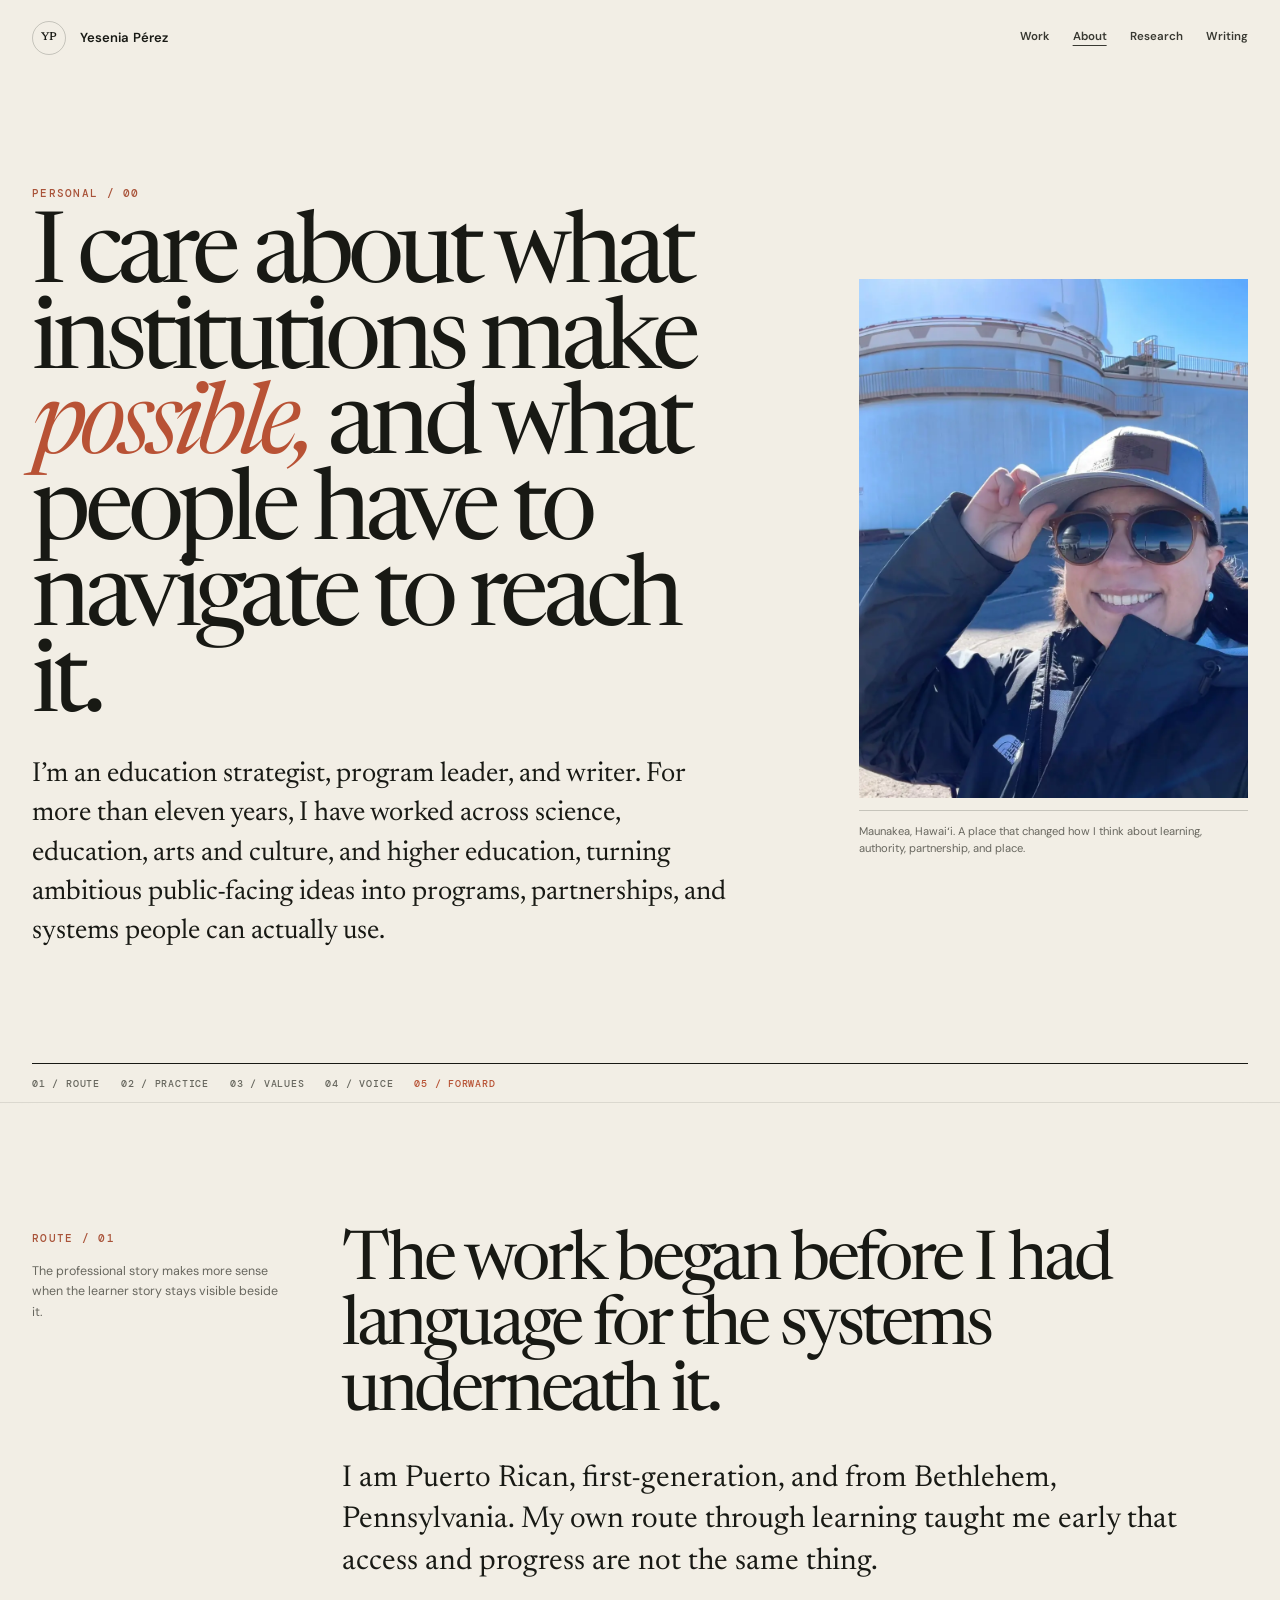
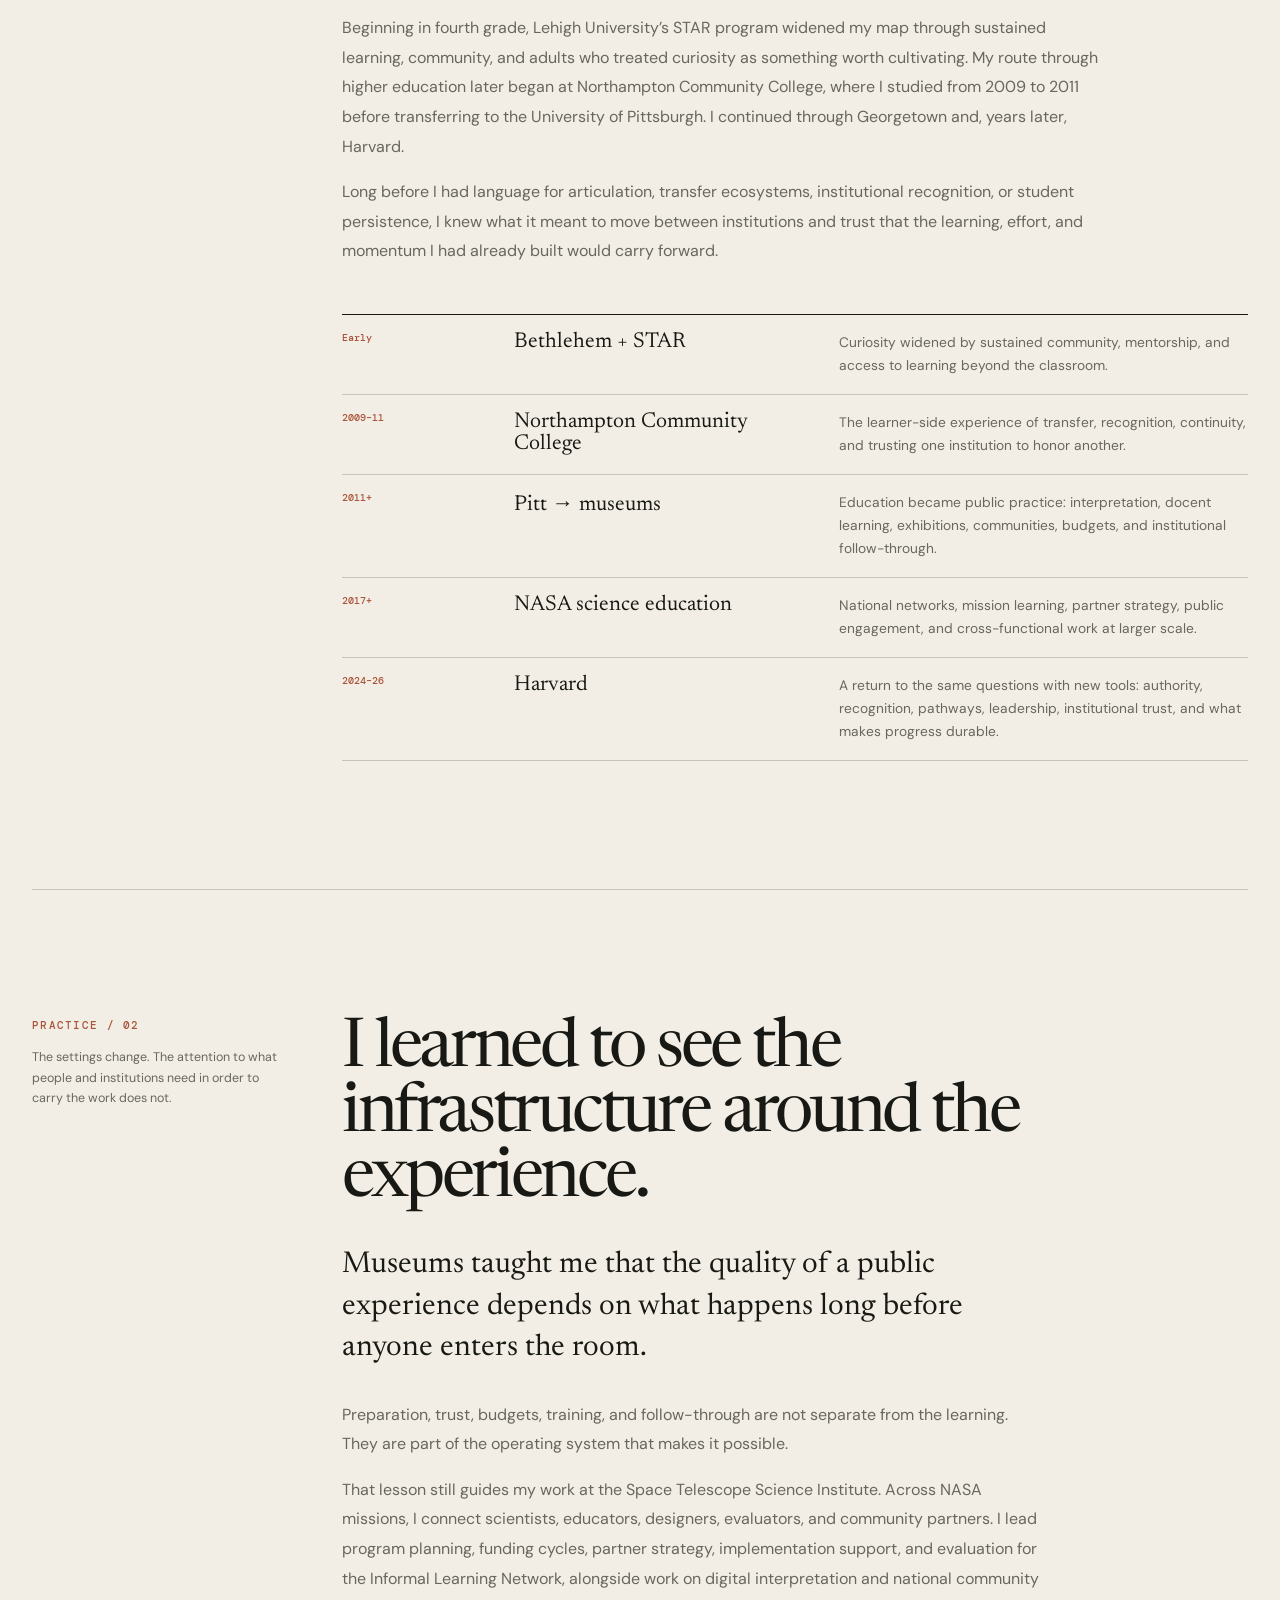
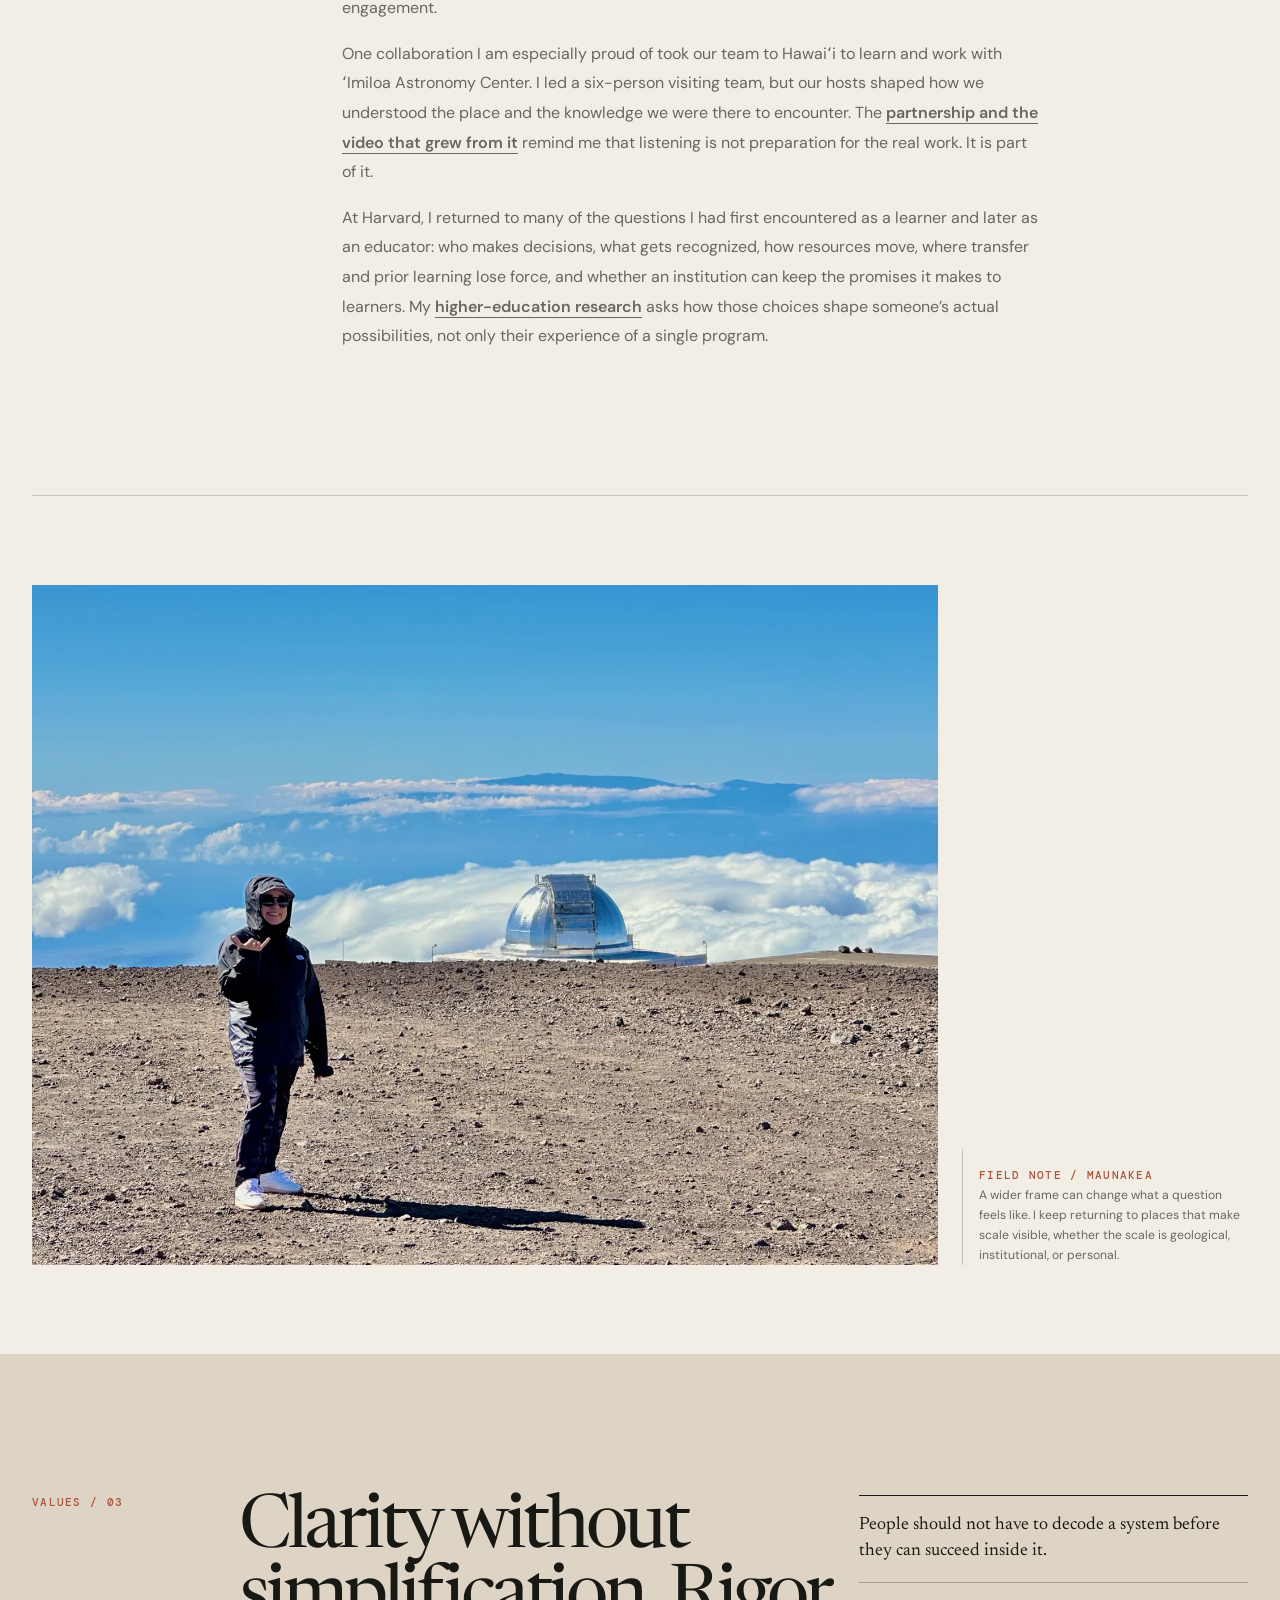
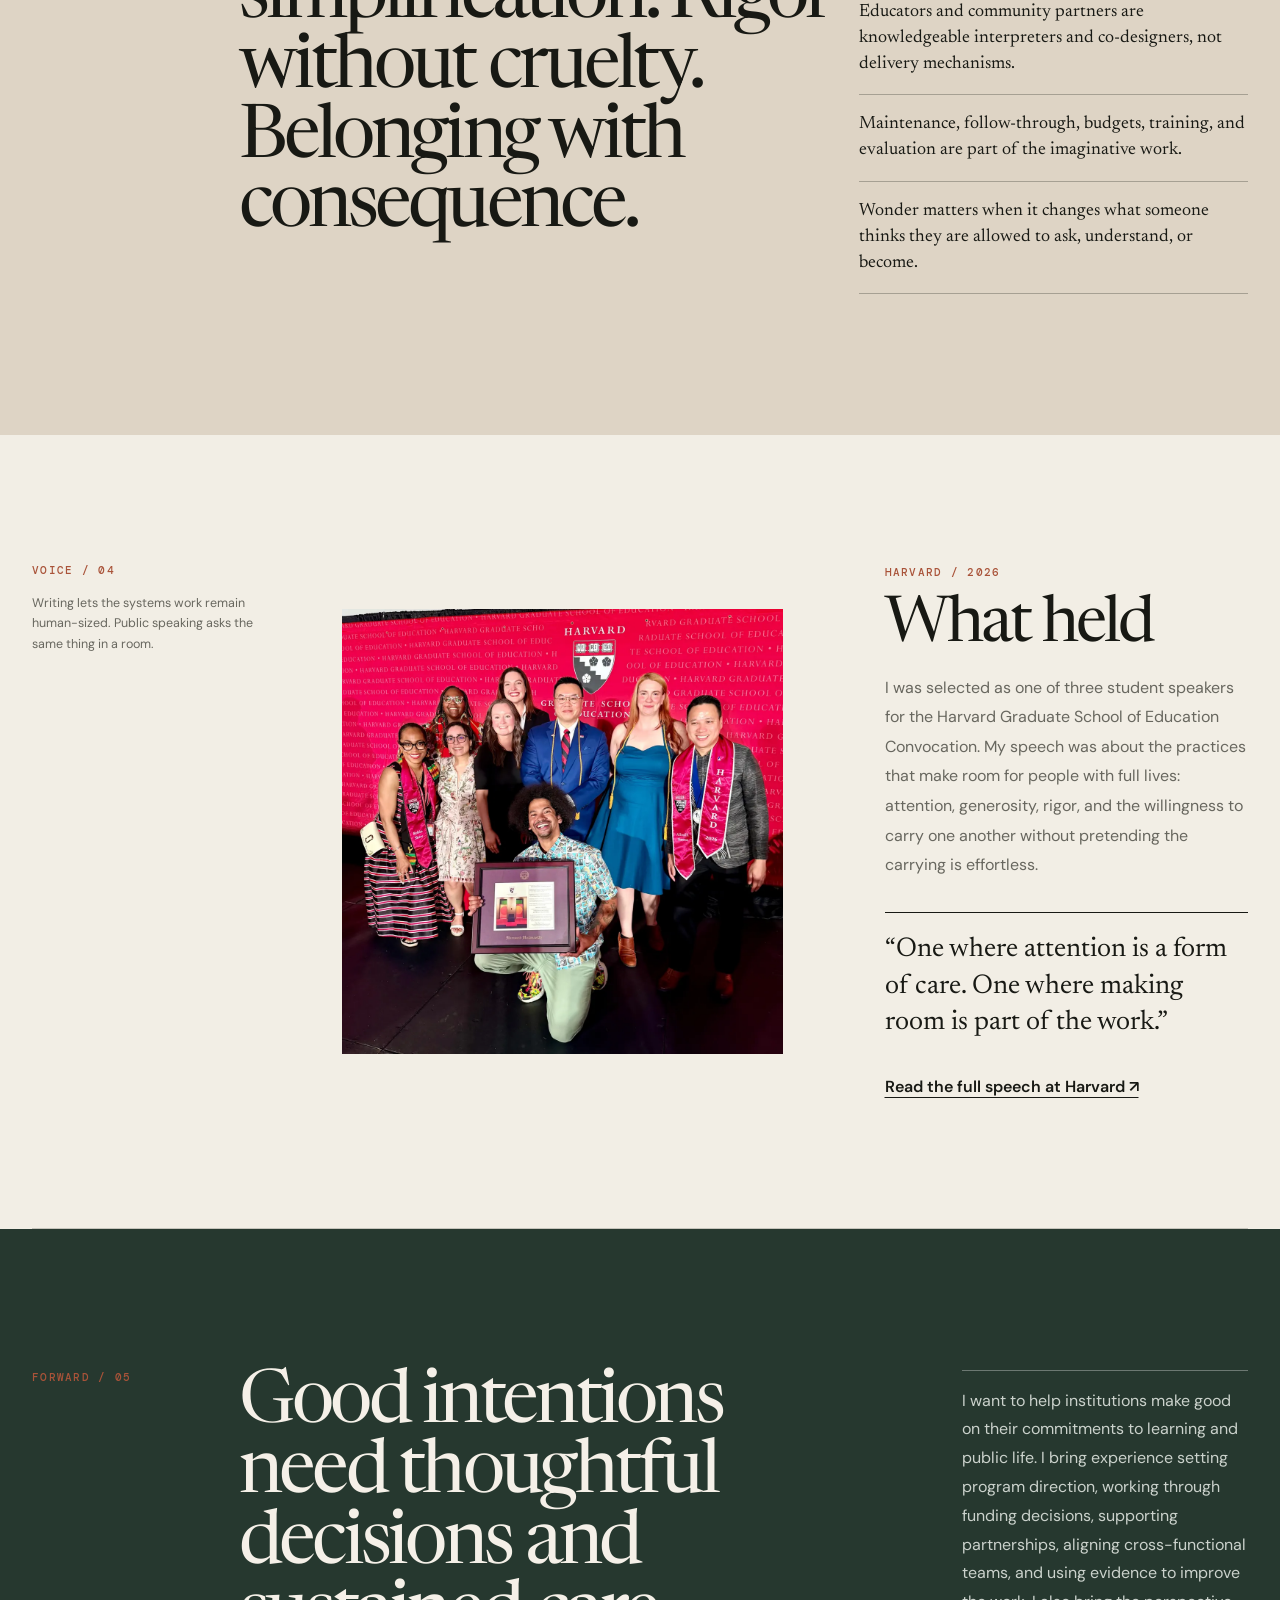
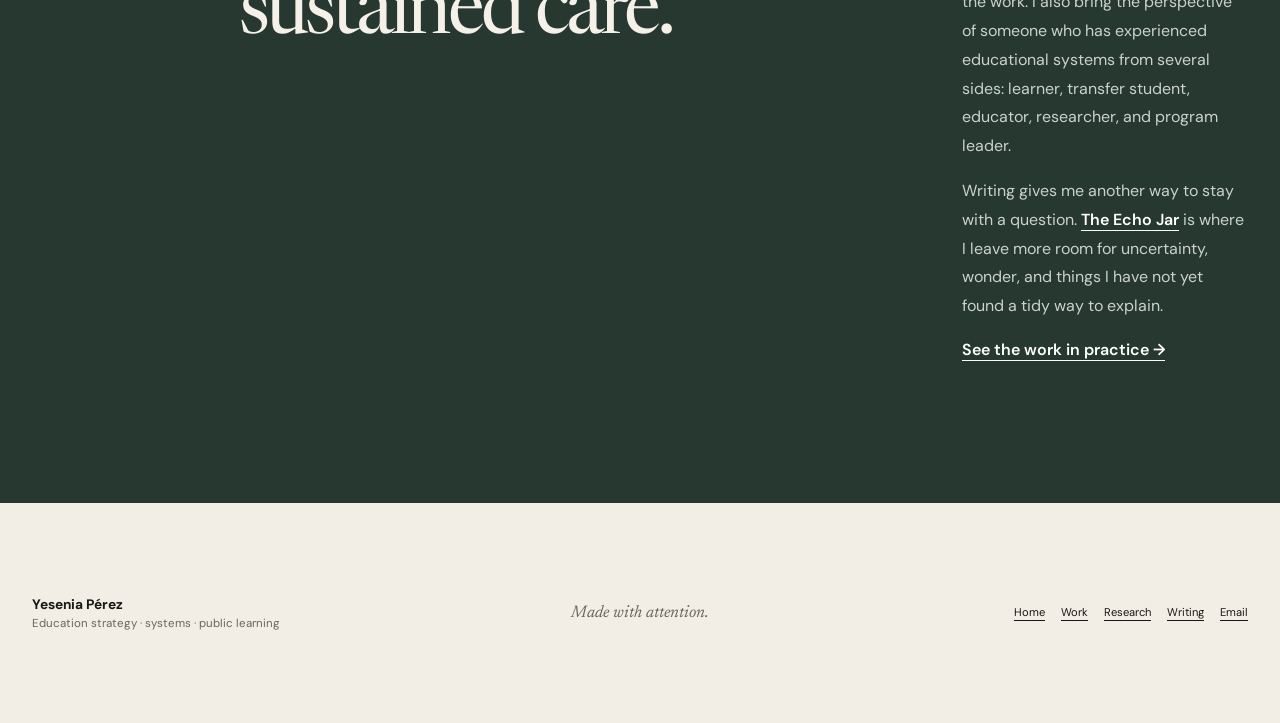
<file: about.html>
<!doctype html>
<html lang="en">
<head>
  <meta charset="utf-8">
  <meta name="viewport" content="width=device-width, initial-scale=1">
  <meta name="description" content="Meet Yesenia Pérez, an education strategist and program leader working across learning ecosystems, higher education, science, culture, and public institutions.">
  <meta name="theme-color" content="#f2eee5">
  <title>About — Yesenia Pérez</title>
  <link rel="preconnect" href="https://fonts.googleapis.com">
  <link rel="preconnect" href="https://fonts.gstatic.com" crossorigin>
  <link href="https://fonts.googleapis.com/css2?family=DM+Mono:wght@400;500&family=DM+Sans:wght@400;500;600&family=Newsreader:opsz,wght@6..72,400;6..72,500;6..72,600&display=swap" rel="stylesheet">
  <link rel="stylesheet" href="assets/css/atlas.css">
  <link rel="stylesheet" href="assets/css/atlas-pages.css">
  <link rel="stylesheet" href="assets/css/atlas-strands.css">
  <script src="assets/js/atlas.js" defer></script>
</head>
<body class="strand-page about-strand">
  <a class="skip-link" href="#main">Skip to content</a>
  <header class="atlas-header" data-header>
    <a class="atlas-mark" href="index.html" aria-label="Yesenia Pérez, home"><span class="atlas-mark-initials" aria-hidden="true">YP</span><span class="atlas-mark-name">Yesenia Pérez</span></a>
    <button class="menu-button" type="button" aria-expanded="false" aria-controls="site-nav">Menu</button>
    <nav id="site-nav" class="atlas-nav" aria-label="Primary navigation">
      <a href="work.html">Work</a><a href="about.html" aria-current="page">About</a><a href="research.html">Research</a><a href="writing.html">Writing</a>
    </nav>
  </header>

  <main id="main">
    <section class="strand-hero shell" aria-labelledby="about-title">
      <div class="strand-hero-copy reveal">
        <p class="section-code">Personal / 00</p>
        <h1 id="about-title">I care about what institutions make <em>possible,</em> and what people have to navigate to reach it.</h1>
        <p class="strand-lede">I’m an education strategist, program leader, and writer. For more than eleven years, I have worked across science, education, arts and culture, and higher education, turning ambitious public-facing ideas into programs, partnerships, and systems people can actually use.</p>
      </div>
      <figure class="strand-hero-media reveal">
        <img src="assets/images/yesenia-maunakea.webp" alt="Yesenia Pérez photographed near an observatory on Maunakea" width="960" height="1280">
        <figcaption>Maunakea, Hawaiʻi. A place that changed how I think about learning, authority, partnership, and place.</figcaption>
      </figure>
    </section>

    <nav class="strand-nav" aria-label="About page chapters">
      <div class="shell strand-nav-inner">
        <a href="#route">01 / Route</a><a href="#practice">02 / Practice</a><a href="#values">03 / Values</a><a href="#voice">04 / Voice</a><a href="#forward">05 / Forward</a>
      </div>
    </nav>

    <section id="route" class="editorial-section shell" aria-labelledby="route-title">
      <aside class="editorial-rail reveal"><p class="section-code">Route / 01</p><p>The professional story makes more sense when the learner story stays visible beside it.</p></aside>
      <div class="editorial-body wide reveal">
        <h2 id="route-title">The work began before I had language for the systems underneath it.</h2>
        <p class="lead">I am Puerto Rican, first-generation, and from Bethlehem, Pennsylvania. My own route through learning taught me early that access and progress are not the same thing.</p>
        <p>Beginning in fourth grade, Lehigh University’s STAR program widened my map through sustained learning, community, and adults who treated curiosity as something worth cultivating. My route through higher education later began at Northampton Community College, where I studied from 2009 to 2011 before transferring to the University of Pittsburgh. I continued through Georgetown and, years later, Harvard.</p>
        <p>Long before I had language for articulation, transfer ecosystems, institutional recognition, or student persistence, I knew what it meant to move between institutions and trust that the learning, effort, and momentum I had already built would carry forward.</p>
        <div class="about-route" aria-label="Selected learning and career route">
          <div><time>Early</time><strong>Bethlehem + STAR</strong><p>Curiosity widened by sustained community, mentorship, and access to learning beyond the classroom.</p></div>
          <div><time>2009–11</time><strong>Northampton Community College</strong><p>The learner-side experience of transfer, recognition, continuity, and trusting one institution to honor another.</p></div>
          <div><time>2011+</time><strong>Pitt → museums</strong><p>Education became public practice: interpretation, docent learning, exhibitions, communities, budgets, and institutional follow-through.</p></div>
          <div><time>2017+</time><strong>NASA science education</strong><p>National networks, mission learning, partner strategy, public engagement, and cross-functional work at larger scale.</p></div>
          <div><time>2024–26</time><strong>Harvard</strong><p>A return to the same questions with new tools: authority, recognition, pathways, leadership, institutional trust, and what makes progress durable.</p></div>
        </div>
      </div>
    </section>

    <section id="practice" class="editorial-section shell" aria-labelledby="practice-story-title">
      <aside class="editorial-rail reveal"><p class="section-code">Practice / 02</p><p>The settings change. The attention to what people and institutions need in order to carry the work does not.</p></aside>
      <div class="editorial-body reveal">
        <h2 id="practice-story-title">I learned to see the infrastructure around the experience.</h2>
        <p class="lead">Museums taught me that the quality of a public experience depends on what happens long before anyone enters the room.</p>
        <p>Preparation, trust, budgets, training, and follow-through are not separate from the learning. They are part of the operating system that makes it possible.</p>
        <p>That lesson still guides my work at the Space Telescope Science Institute. Across NASA missions, I connect scientists, educators, designers, evaluators, and community partners. I lead program planning, funding cycles, partner strategy, implementation support, and evaluation for the Informal Learning Network, alongside work on digital interpretation and national community engagement.</p>
        <p>One collaboration I am especially proud of took our team to Hawaiʻi to learn and work with ʻImiloa Astronomy Center. I led a six-person visiting team, but our hosts shaped how we understood the place and the knowledge we were there to encounter. The <a href="case-study-hawaii.html">partnership and the video that grew from it</a> remind me that listening is not preparation for the real work. It is part of it.</p>
        <p>At Harvard, I returned to many of the questions I had first encountered as a learner and later as an educator: who makes decisions, what gets recognized, how resources move, where transfer and prior learning lose force, and whether an institution can keep the promises it makes to learners. My <a href="research.html">higher-education research</a> asks how those choices shape someone’s actual possibilities, not only their experience of a single program.</p>
      </div>
    </section>

    <section class="about-field-note shell reveal" aria-label="Field note from Maunakea">
      <figure>
        <img src="assets/images/maunakea-wide.webp" alt="A wide view across Maunakea and its observatories beneath an open sky" loading="lazy">
        <figcaption><span class="section-code">Field note / Maunakea</span><br>A wider frame can change what a question feels like. I keep returning to places that make scale visible, whether the scale is geological, institutional, or personal.</figcaption>
      </figure>
    </section>

    <section id="values" class="beliefs-band" aria-labelledby="values-title">
      <div class="shell beliefs-grid reveal">
        <p class="section-code">Values / 03</p>
        <h2 id="values-title">Clarity without simplification. Rigor without cruelty. Belonging with consequence.</h2>
        <ul class="beliefs-list">
          <li>People should not have to decode a system before they can succeed inside it.</li>
          <li>Educators and community partners are knowledgeable interpreters and co-designers, not delivery mechanisms.</li>
          <li>Maintenance, follow-through, budgets, training, and evaluation are part of the imaginative work.</li>
          <li>Wonder matters when it changes what someone thinks they are allowed to ask, understand, or become.</li>
        </ul>
      </div>
    </section>

    <section id="voice" class="editorial-section shell" aria-labelledby="voice-title">
      <aside class="editorial-rail reveal"><p class="section-code">Voice / 04</p><p>Writing lets the systems work remain human-sized. Public speaking asks the same thing in a room.</p></aside>
      <div class="editorial-body wide reveal">
        <div class="convocation-spread">
          <figure><img src="assets/images/harvard-convocation.webp" alt="Members of the Harvard Graduate School of Education community gathered at the 2026 Convocation" width="1200" height="1212" loading="lazy"></figure>
          <div class="convocation-copy">
            <p class="section-code">Harvard / 2026</p>
            <h2 id="voice-title">What held</h2>
            <p>I was selected as one of three student speakers for the Harvard Graduate School of Education Convocation. My speech was about the practices that make room for people with full lives: attention, generosity, rigor, and the willingness to carry one another without pretending the carrying is effortless.</p>
            <blockquote>“One where attention is a form of care. One where making room is part of the work.”</blockquote>
            <a href="https://www.gse.harvard.edu/ideas/news/26/06/what-held">Read the full speech at Harvard ↗</a>
          </div>
        </div>
      </div>
    </section>

    <section id="forward" class="strand-close" aria-labelledby="forward-title">
      <div class="shell strand-close-grid reveal">
        <p class="section-code">Forward / 05</p>
        <blockquote id="forward-title">Good intentions need thoughtful decisions and sustained care.</blockquote>
        <div class="strand-close-copy"><p>I want to help institutions make good on their commitments to learning and public life. I bring experience setting program direction, working through funding decisions, supporting partnerships, aligning cross-functional teams, and using evidence to improve the work. I also bring the perspective of someone who has experienced educational systems from several sides: learner, transfer student, educator, researcher, and program leader.</p><p>Writing gives me another way to stay with a question. <a href="writing.html">The Echo Jar</a> is where I leave more room for uncertainty, wonder, and things I have not yet found a tidy way to explain.</p><a href="work.html">See the work in practice →</a></div>
      </div>
    </section>
  </main>

  <footer class="atlas-footer shell"><div><strong>Yesenia Pérez</strong><span>Education strategy · systems · public learning</span></div><p>Made with attention.</p><nav aria-label="Footer"><a href="index.html">Home</a><a href="work.html">Work</a><a href="research.html">Research</a><a href="writing.html">Writing</a><a href="mailto:yperez@gse.harvard.edu">Email</a></nav></footer>
</body>
</html>
</file>
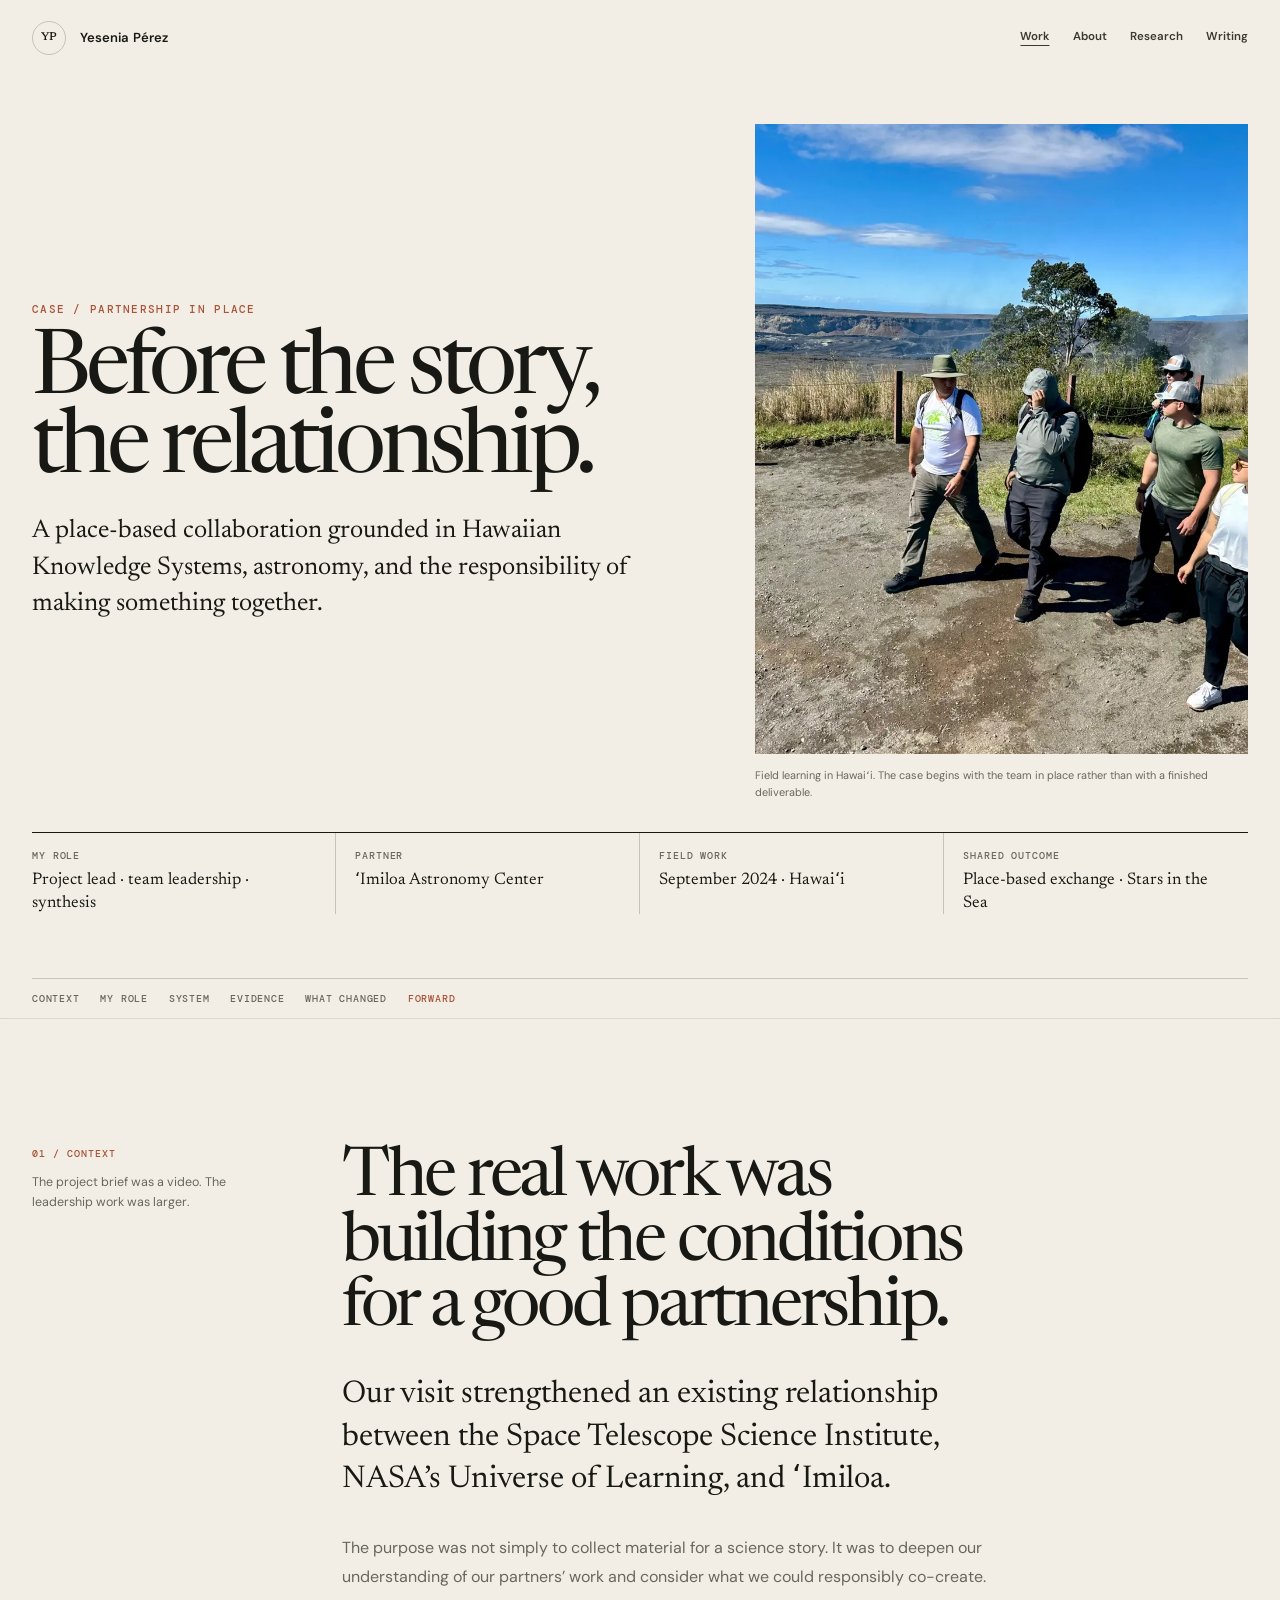
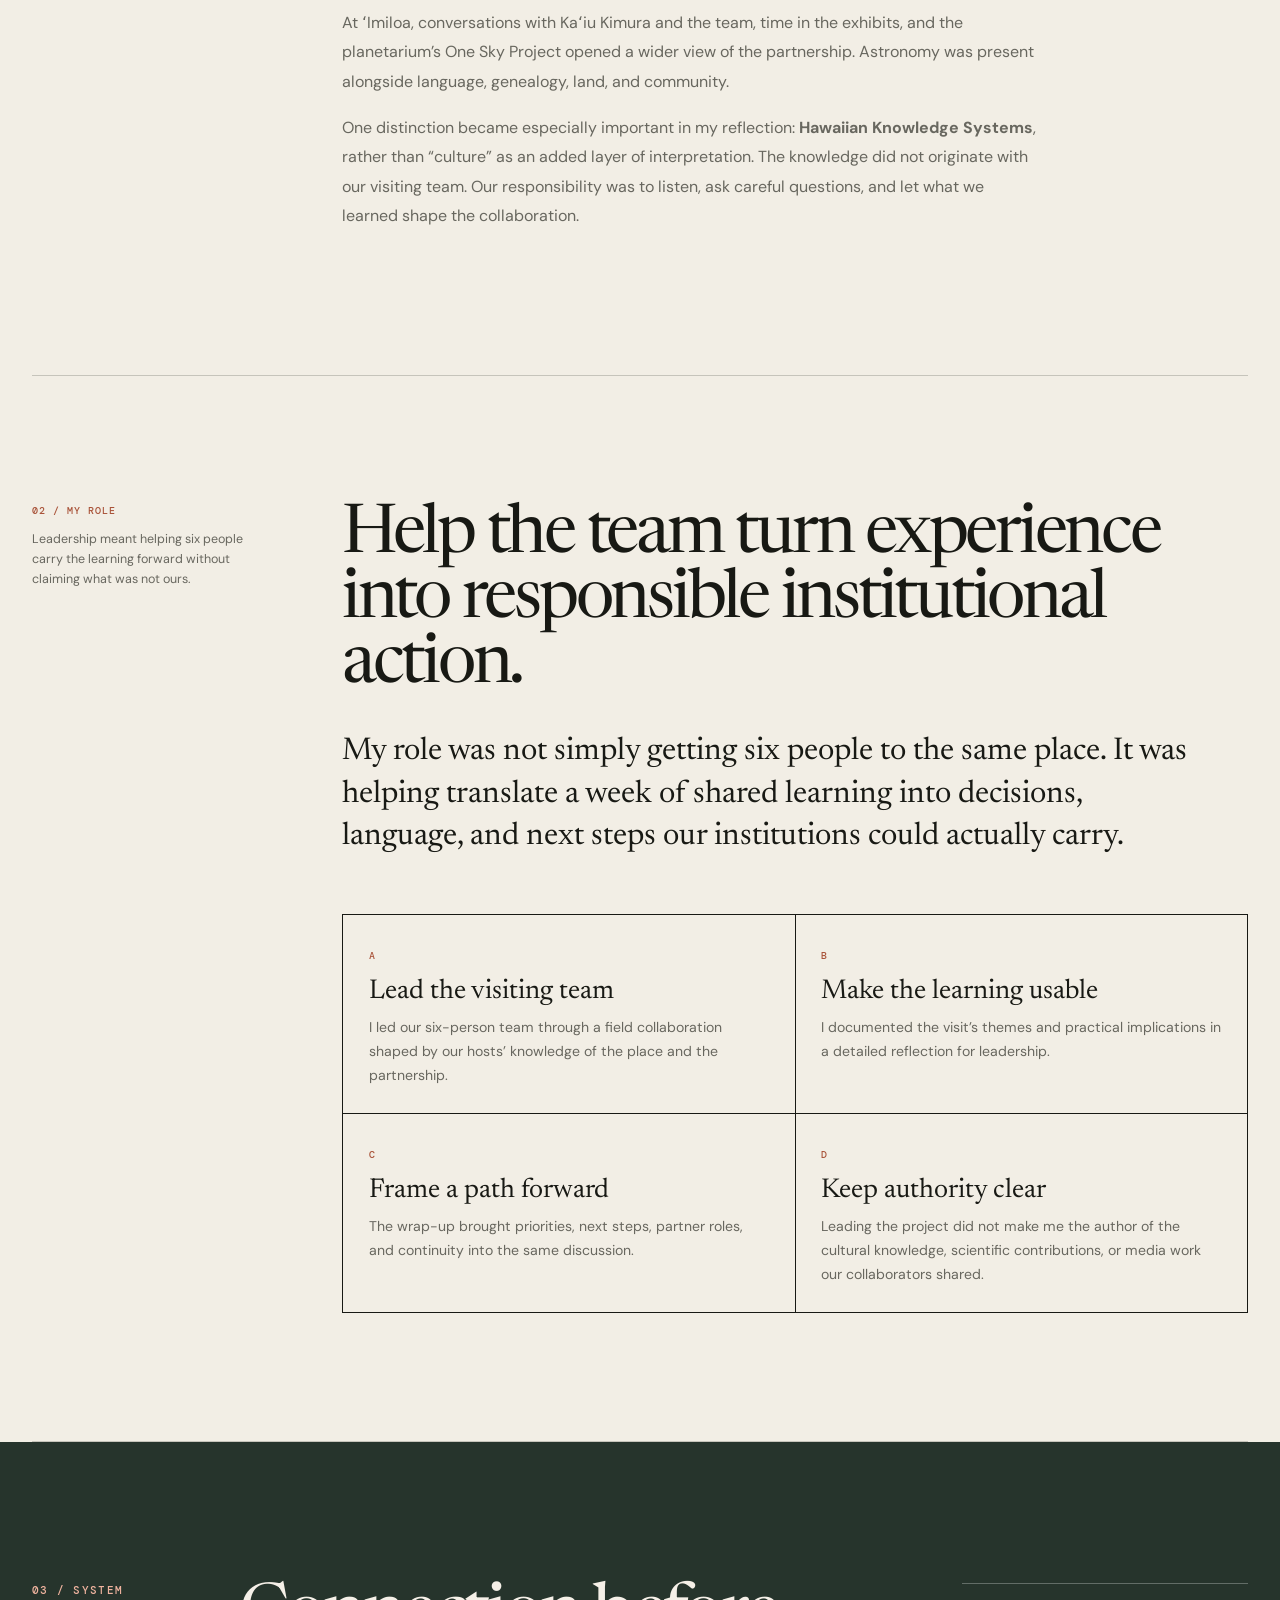
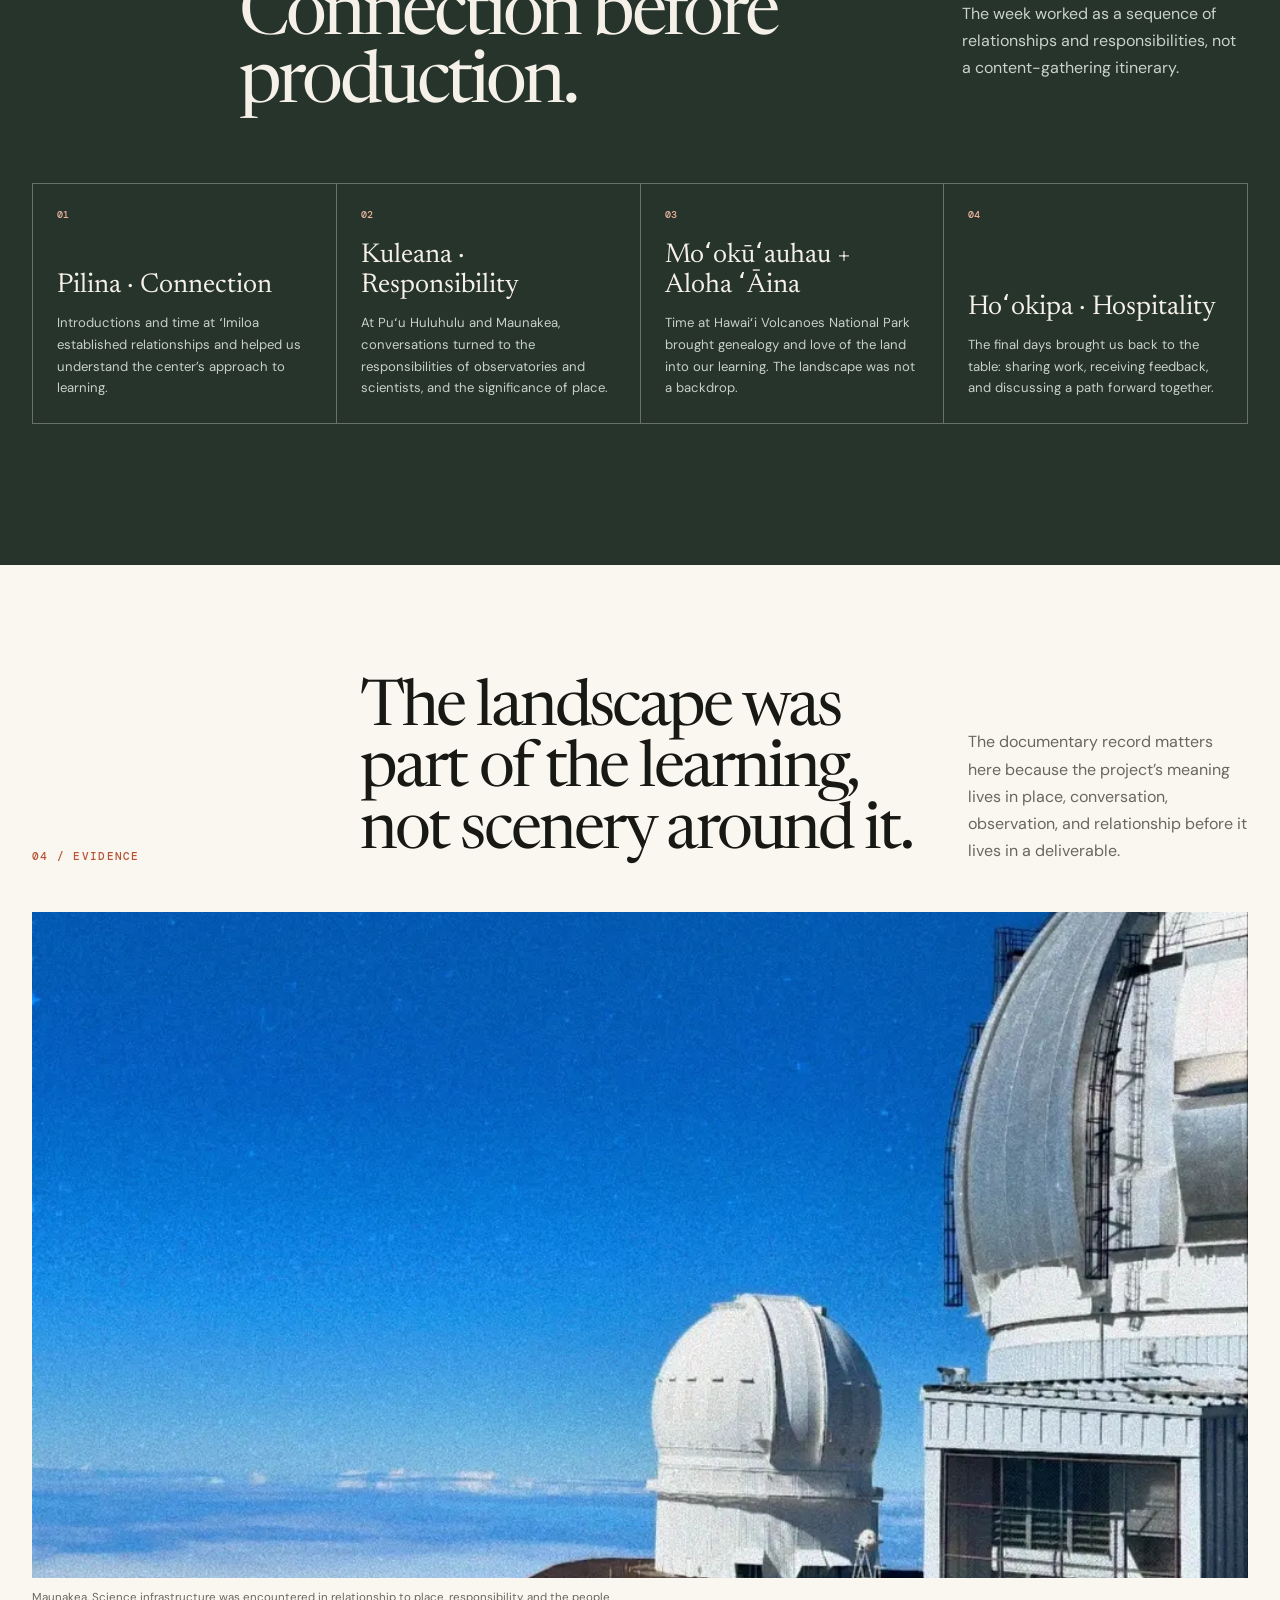
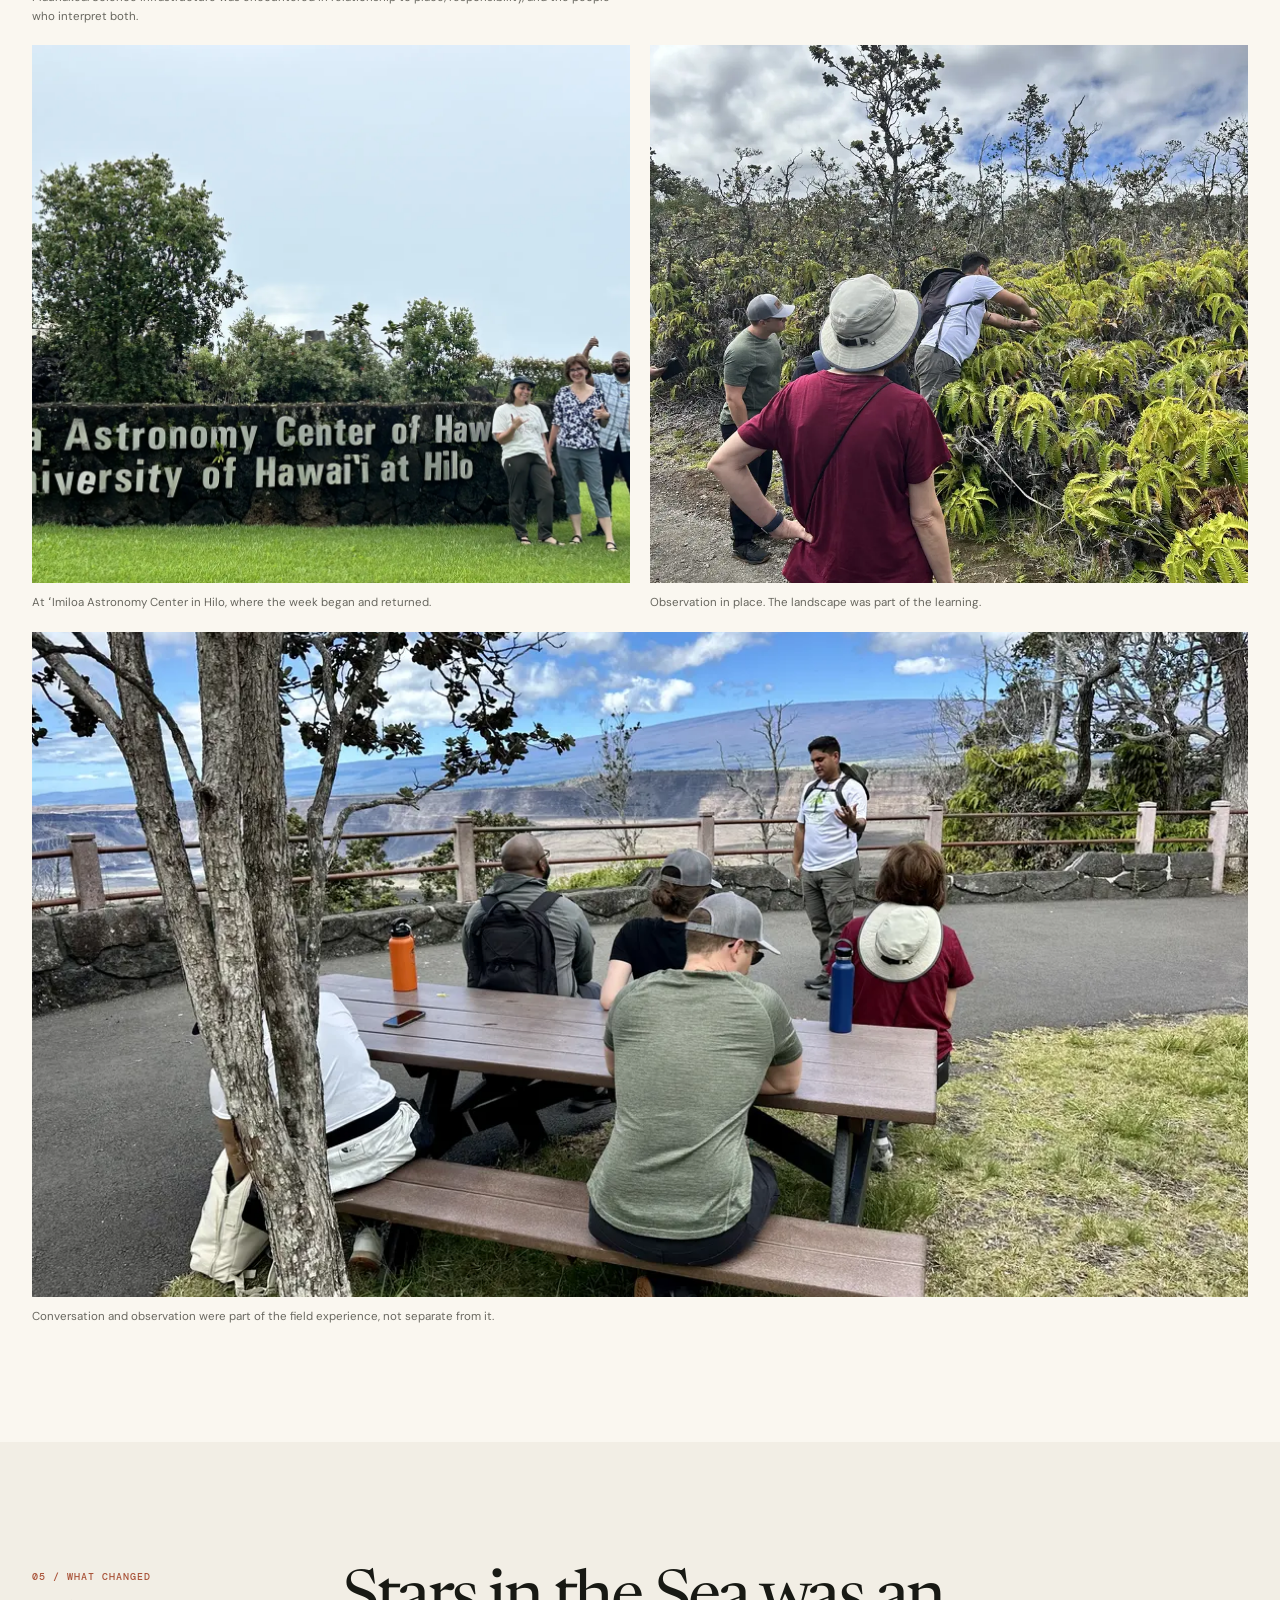
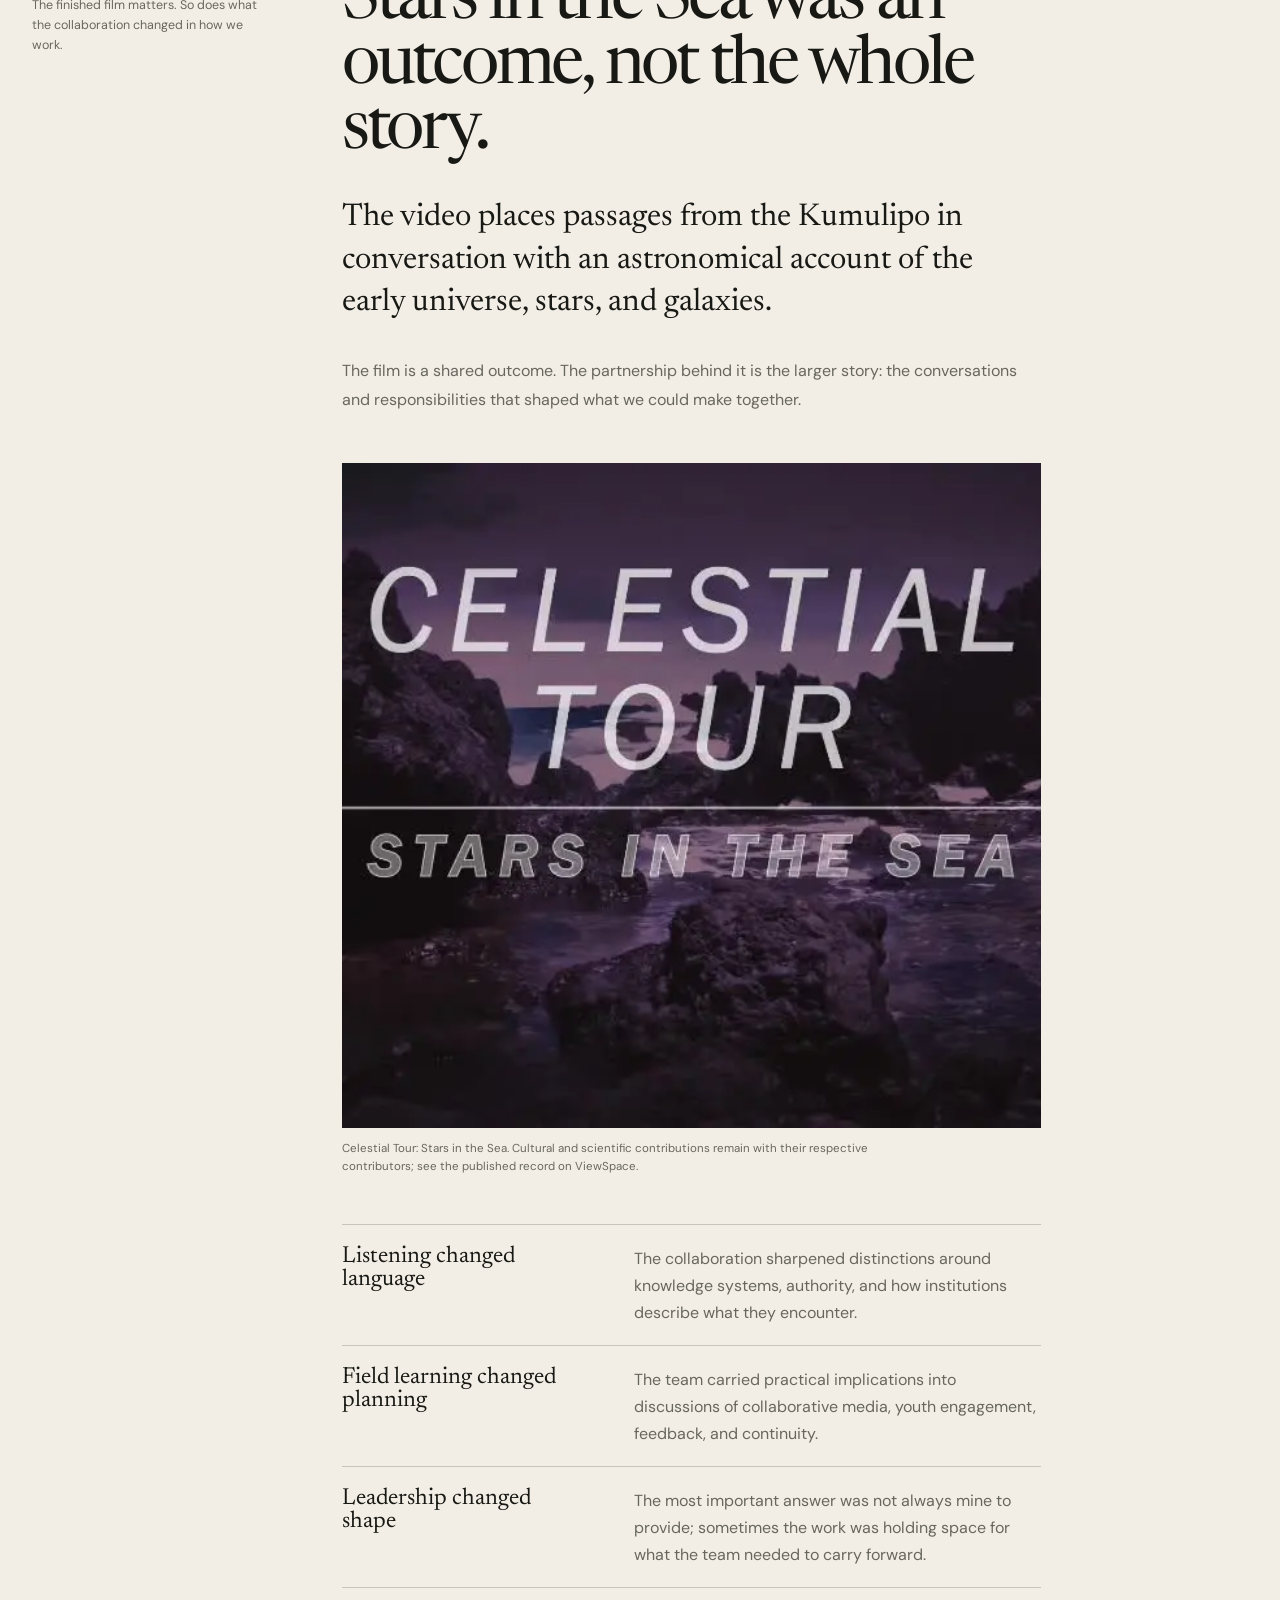
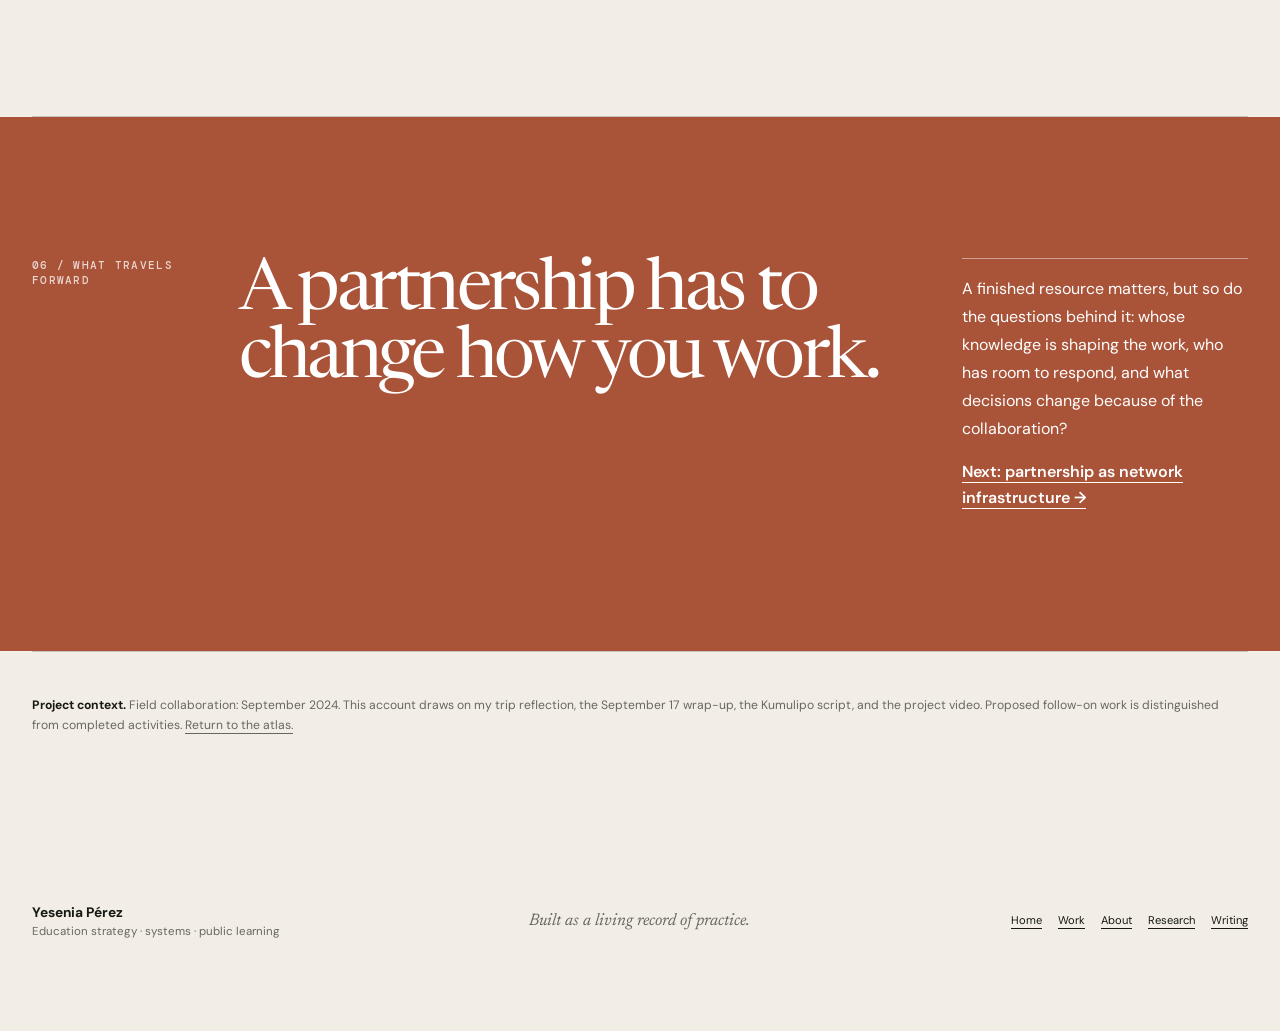
<file: case-study-hawaii.html>
<!doctype html>
<html lang="en">
<head>
  <meta charset="utf-8">
  <meta name="viewport" content="width=device-width, initial-scale=1">
  <meta name="description" content="Yesenia Pérez’s leadership of a six-person team in a collaboration with ʻImiloa Astronomy Center, grounded in Hawaiian Knowledge Systems, astronomy, partnership strategy, and shared learning.">
  <meta name="theme-color" content="#f2eee5">
  <title>Hawaiʻi partnership · Stars in the Sea — Yesenia Pérez</title>
  <link rel="preconnect" href="https://fonts.googleapis.com"><link rel="preconnect" href="https://fonts.gstatic.com" crossorigin>
  <link href="https://fonts.googleapis.com/css2?family=DM+Mono:wght@400;500&family=DM+Sans:wght@400;500;600&family=Newsreader:opsz,wght@6..72,400;6..72,500;6..72,600&display=swap" rel="stylesheet">
  <link rel="stylesheet" href="assets/css/atlas.css"><link rel="stylesheet" href="assets/css/atlas-pages.css"><script src="assets/js/atlas.js" defer></script>
</head>
<body class="atlas-case case-hawaii">
  <a class="skip-link" href="#main">Skip to content</a>
  <header class="atlas-header" data-header><a class="atlas-mark" href="index.html" aria-label="Yesenia Pérez, home"><span class="atlas-mark-initials" aria-hidden="true">YP</span><span class="atlas-mark-name">Yesenia Pérez</span></a><button class="menu-button" type="button" aria-expanded="false" aria-controls="site-nav">Menu</button><nav id="site-nav" class="atlas-nav" aria-label="Primary navigation"><a href="work.html">Work</a><a href="about.html">About</a><a href="research.html">Research</a><a href="writing.html">Writing</a></nav></header>

  <main id="main">
    <section class="case-atlas-hero shell">
      <div class="case-hero-copy reveal"><p class="section-code">Case / Partnership in place</p><h1>Before the story, the relationship.</h1><p class="case-lede">A place-based collaboration grounded in Hawaiian Knowledge Systems, astronomy, and the responsibility of making something together.</p></div>
      <figure class="case-hero-media reveal"><img src="assets/images/maunakea-field-team.webp" alt="A field team walking together near a volcanic landscape in Hawaiʻi" width="1440" height="1080"><figcaption>Field learning in Hawaiʻi. The case begins with the team in place rather than with a finished deliverable.</figcaption></figure>
      <dl class="case-coordinate reveal"><div><dt>My role</dt><dd>Project lead · team leadership · synthesis</dd></div><div><dt>Partner</dt><dd>ʻImiloa Astronomy Center</dd></div><div><dt>Field work</dt><dd>September 2024 · Hawaiʻi</dd></div><div><dt>Shared outcome</dt><dd>Place-based exchange · Stars in the Sea</dd></div></dl>
    </section>

    <nav class="case-grammar" aria-label="Case study sections"><div class="shell case-grammar-inner"><a href="#context">Context</a><a href="#role">My role</a><a href="#system">System</a><a href="#evidence">Evidence</a><a href="#outcomes">What changed</a><a href="#forward">Forward</a></div></nav>

    <section id="context" class="case-chapter shell">
      <aside class="case-rail reveal"><span>01 / Context</span><p>The project brief was a video. The leadership work was larger.</p></aside>
      <div class="case-body reveal"><h2>The real work was building the conditions for a good partnership.</h2><p class="case-lead">Our visit strengthened an existing relationship between the Space Telescope Science Institute, NASA’s Universe of Learning, and ʻImiloa.</p><p>The purpose was not simply to collect material for a science story. It was to deepen our understanding of our partners’ work and consider what we could responsibly co-create.</p><p>At ʻImiloa, conversations with Kaʻiu Kimura and the team, time in the exhibits, and the planetarium’s One Sky Project opened a wider view of the partnership. Astronomy was present alongside language, genealogy, land, and community.</p><p>One distinction became especially important in my reflection: <strong>Hawaiian Knowledge Systems</strong>, rather than “culture” as an added layer of interpretation. The knowledge did not originate with our visiting team. Our responsibility was to listen, ask careful questions, and let what we learned shape the collaboration.</p></div>
    </section>

    <section id="role" class="case-chapter shell">
      <aside class="case-rail reveal"><span>02 / My role</span><p>Leadership meant helping six people carry the learning forward without claiming what was not ours.</p></aside>
      <div class="case-body wide reveal"><h2>Help the team turn experience into responsible institutional action.</h2><p class="case-lead">My role was not simply getting six people to the same place. It was helping translate a week of shared learning into decisions, language, and next steps our institutions could actually carry.</p><div class="case-contributions"><article><span>A</span><h3>Lead the visiting team</h3><p>I led our six-person team through a field collaboration shaped by our hosts’ knowledge of the place and the partnership.</p></article><article><span>B</span><h3>Make the learning usable</h3><p>I documented the visit’s themes and practical implications in a detailed reflection for leadership.</p></article><article><span>C</span><h3>Frame a path forward</h3><p>The wrap-up brought priorities, next steps, partner roles, and continuity into the same discussion.</p></article><article><span>D</span><h3>Keep authority clear</h3><p>Leading the project did not make me the author of the cultural knowledge, scientific contributions, or media work our collaborators shared.</p></article></div></div>
    </section>

    <section id="system" class="case-system-band">
      <div class="shell"><header class="case-system-heading reveal"><p class="section-code light">03 / System</p><h2>Connection before production.</h2><p>The week worked as a sequence of relationships and responsibilities, not a content-gathering itinerary.</p></header><div class="case-system-grid"><article class="reveal"><span>01</span><h3><span lang="haw">Pilina</span> · Connection</h3><p>Introductions and time at ʻImiloa established relationships and helped us understand the center’s approach to learning.</p></article><article class="reveal"><span>02</span><h3><span lang="haw">Kuleana</span> · Responsibility</h3><p>At Puʻu Huluhulu and Maunakea, conversations turned to the responsibilities of observatories and scientists, and the significance of place.</p></article><article class="reveal"><span>03</span><h3><span lang="haw">Moʻokūʻauhau</span> + <span lang="haw">Aloha ʻĀina</span></h3><p>Time at Hawaiʻi Volcanoes National Park brought genealogy and love of the land into our learning. The landscape was not a backdrop.</p></article><article class="reveal"><span>04</span><h3><span lang="haw">Hoʻokipa</span> · Hospitality</h3><p>The final days brought us back to the table: sharing work, receiving feedback, and discussing a path forward together.</p></article></div></div>
    </section>

    <section id="evidence" class="case-evidence-band">
      <div class="shell"><header class="case-evidence-heading reveal"><p class="section-code">04 / Evidence</p><h2>The landscape was part of the learning, not scenery around it.</h2><p>The documentary record matters here because the project’s meaning lives in place, conversation, observation, and relationship before it lives in a deliverable.</p></header><div class="case-media-grid"><figure class="wide reveal"><img src="assets/images/maunakea-observatories.webp" alt="Observatory domes above the cloud layer on Maunakea" width="1000" height="1250" loading="lazy"><figcaption>Maunakea. Science infrastructure was encountered in relationship to place, responsibility, and the people who interpret both.</figcaption></figure><figure class="reveal"><img src="assets/images/hawaii-imiloa-team.webp" alt="Members of the visiting team gathered beside the ʻImiloa Astronomy Center of Hawaiʻi sign" width="1440" height="1080" loading="lazy"><figcaption>At ʻImiloa Astronomy Center in Hilo, where the week began and returned.</figcaption></figure><figure class="reveal"><img src="assets/images/hawaii-learning-in-place.webp" alt="Members of the group observing plants together along a trail" width="900" height="1200" loading="lazy"><figcaption>Observation in place. The landscape was part of the learning.</figcaption></figure><figure class="wide reveal"><img src="assets/images/hawaii-conversation.webp" alt="Team members listening during an outdoor conversation in a volcanic landscape" width="1200" height="900" loading="lazy"><figcaption>Conversation and observation were part of the field experience, not separate from it.</figcaption></figure></div></div>
    </section>

    <section id="outcomes" class="case-chapter shell">
      <aside class="case-rail reveal"><span>05 / What changed</span><p>The finished film matters. So does what the collaboration changed in how we work.</p></aside>
      <div class="case-body reveal"><h2>Stars in the Sea was an outcome, not the whole story.</h2><p class="case-lead">The video places passages from the Kumulipo in conversation with an astronomical account of the early universe, stars, and galaxies.</p><p>The film is a shared outcome. The partnership behind it is the larger story: the conversations and responsibilities that shaped what we could make together.</p><div class="case-media-grid" style="margin-top:3rem"><figure class="wide"><a href="https://viewspace.org/video_library/videos/1442-1067098761"><img src="assets/images/stars-in-the-sea.webp" alt="Celestial Tour: Stars in the Sea title frame over a rocky coastline" width="910" height="512" loading="lazy"></a><figcaption>Celestial Tour: Stars in the Sea. Cultural and scientific contributions remain with their respective contributors; see the published record on ViewSpace.</figcaption></figure></div><div class="case-outcomes"><div><strong>Listening changed language</strong><p>The collaboration sharpened distinctions around knowledge systems, authority, and how institutions describe what they encounter.</p></div><div><strong>Field learning changed planning</strong><p>The team carried practical implications into discussions of collaborative media, youth engagement, feedback, and continuity.</p></div><div><strong>Leadership changed shape</strong><p>The most important answer was not always mine to provide; sometimes the work was holding space for what the team needed to carry forward.</p></div></div></div>
    </section>

    <section id="forward" class="case-transfer"><div class="shell case-transfer-grid reveal"><p class="section-code">06 / What travels forward</p><blockquote>A partnership has to change how you work.</blockquote><div class="case-transfer-copy"><p>A finished resource matters, but so do the questions behind it: whose knowledge is shaping the work, who has room to respond, and what decisions change because of the collaboration?</p><a href="case-study-iln.html">Next: partnership as network infrastructure →</a></div></div></section>

    <aside class="case-sources shell"><p><strong>Project context.</strong> Field collaboration: September 2024. This account draws on my trip reflection, the September 17 wrap-up, the Kumulipo script, and the project video. Proposed follow-on work is distinguished from completed activities. <a href="work.html">Return to the atlas.</a></p></aside>
  </main>
  <footer class="atlas-footer shell"><div><strong>Yesenia Pérez</strong><span>Education strategy · systems · public learning</span></div><p>Built as a living record of practice.</p><nav aria-label="Footer navigation"><a href="index.html">Home</a><a href="work.html">Work</a><a href="about.html">About</a><a href="research.html">Research</a><a href="writing.html">Writing</a></nav></footer>
</body>
</html>
</file>
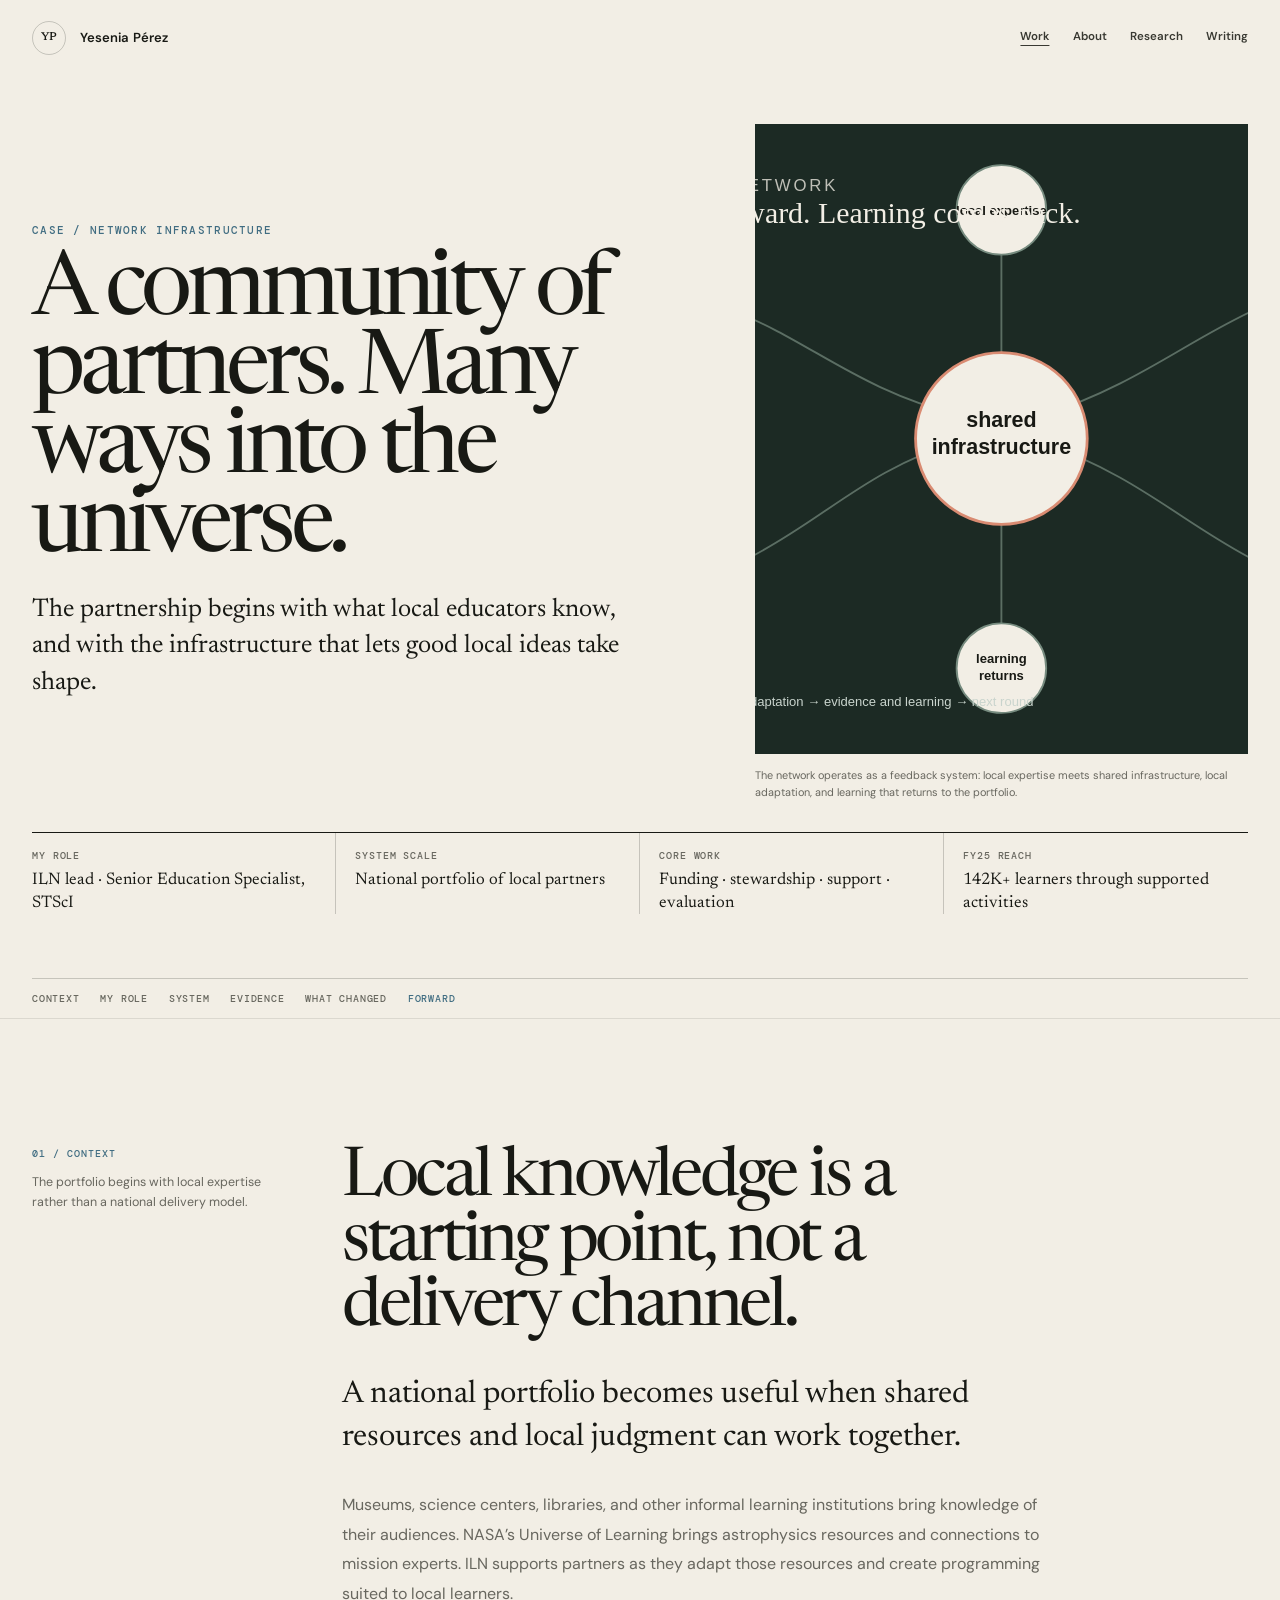
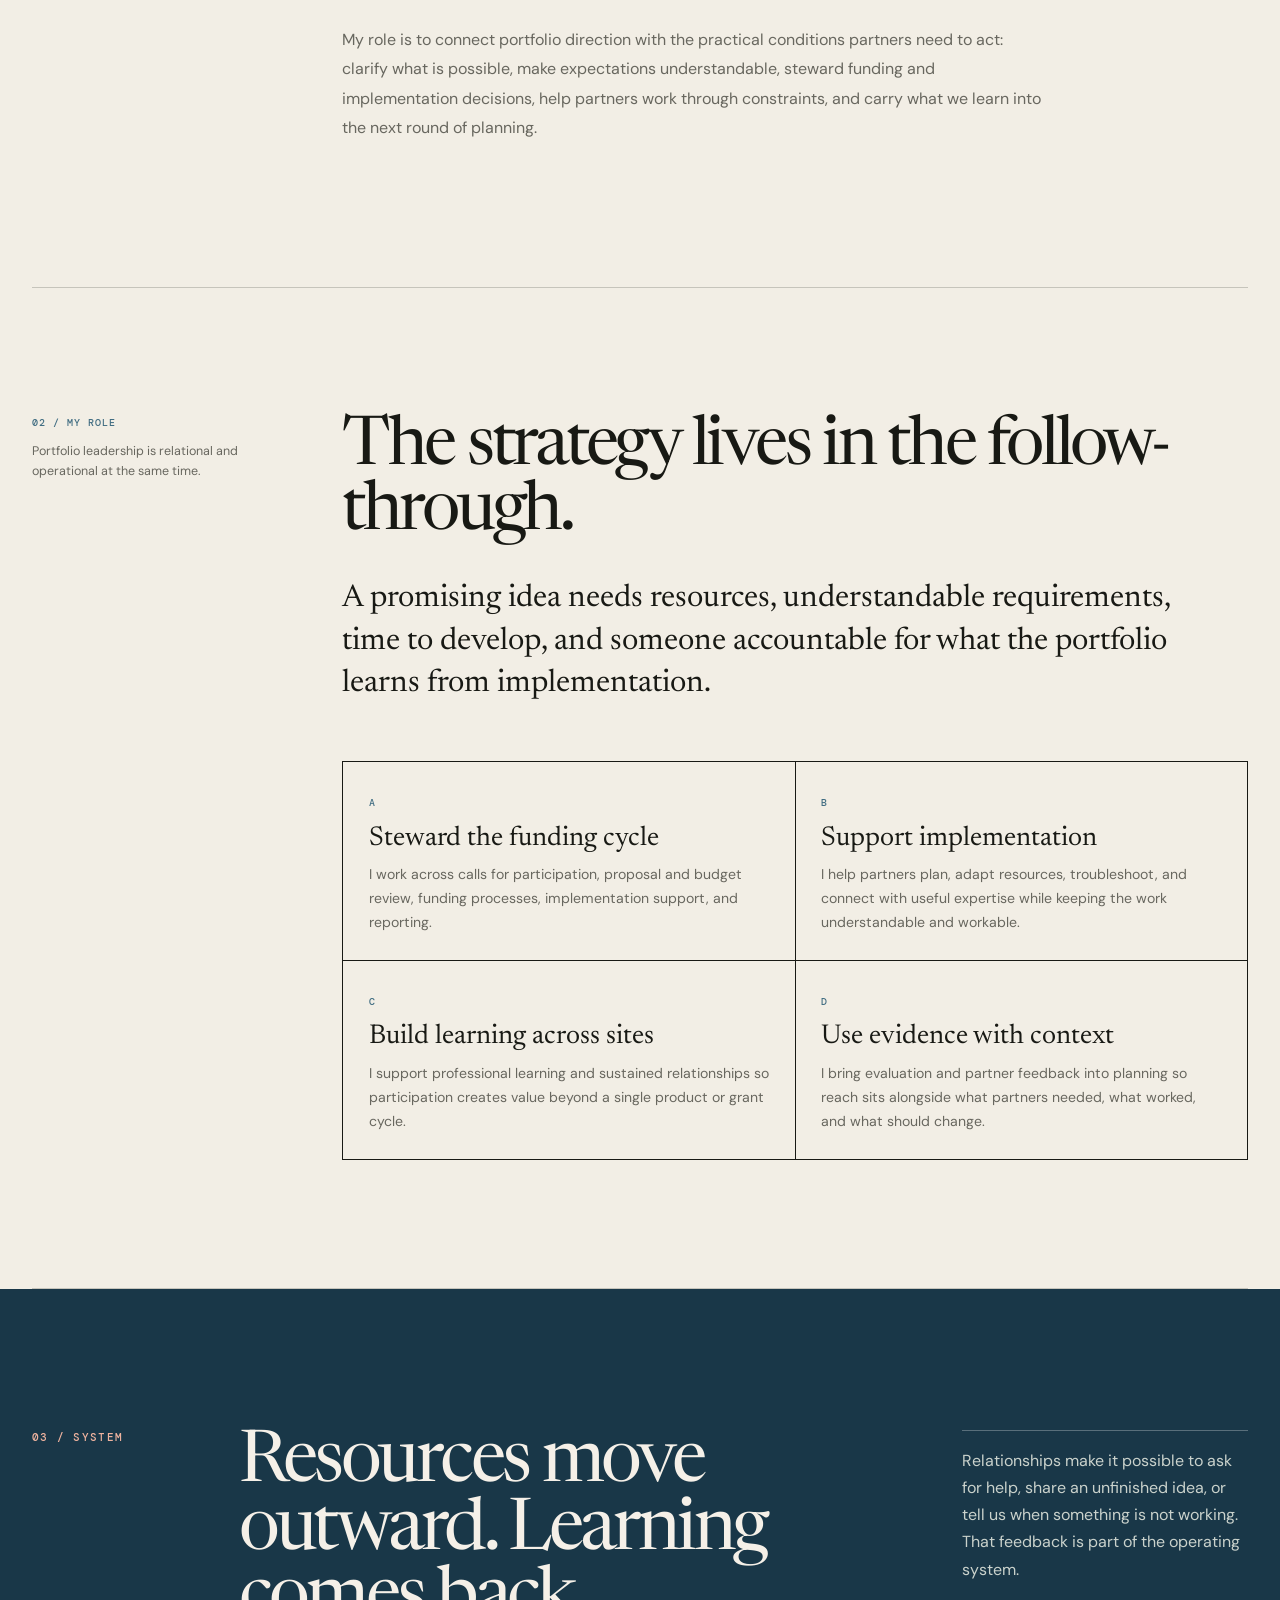
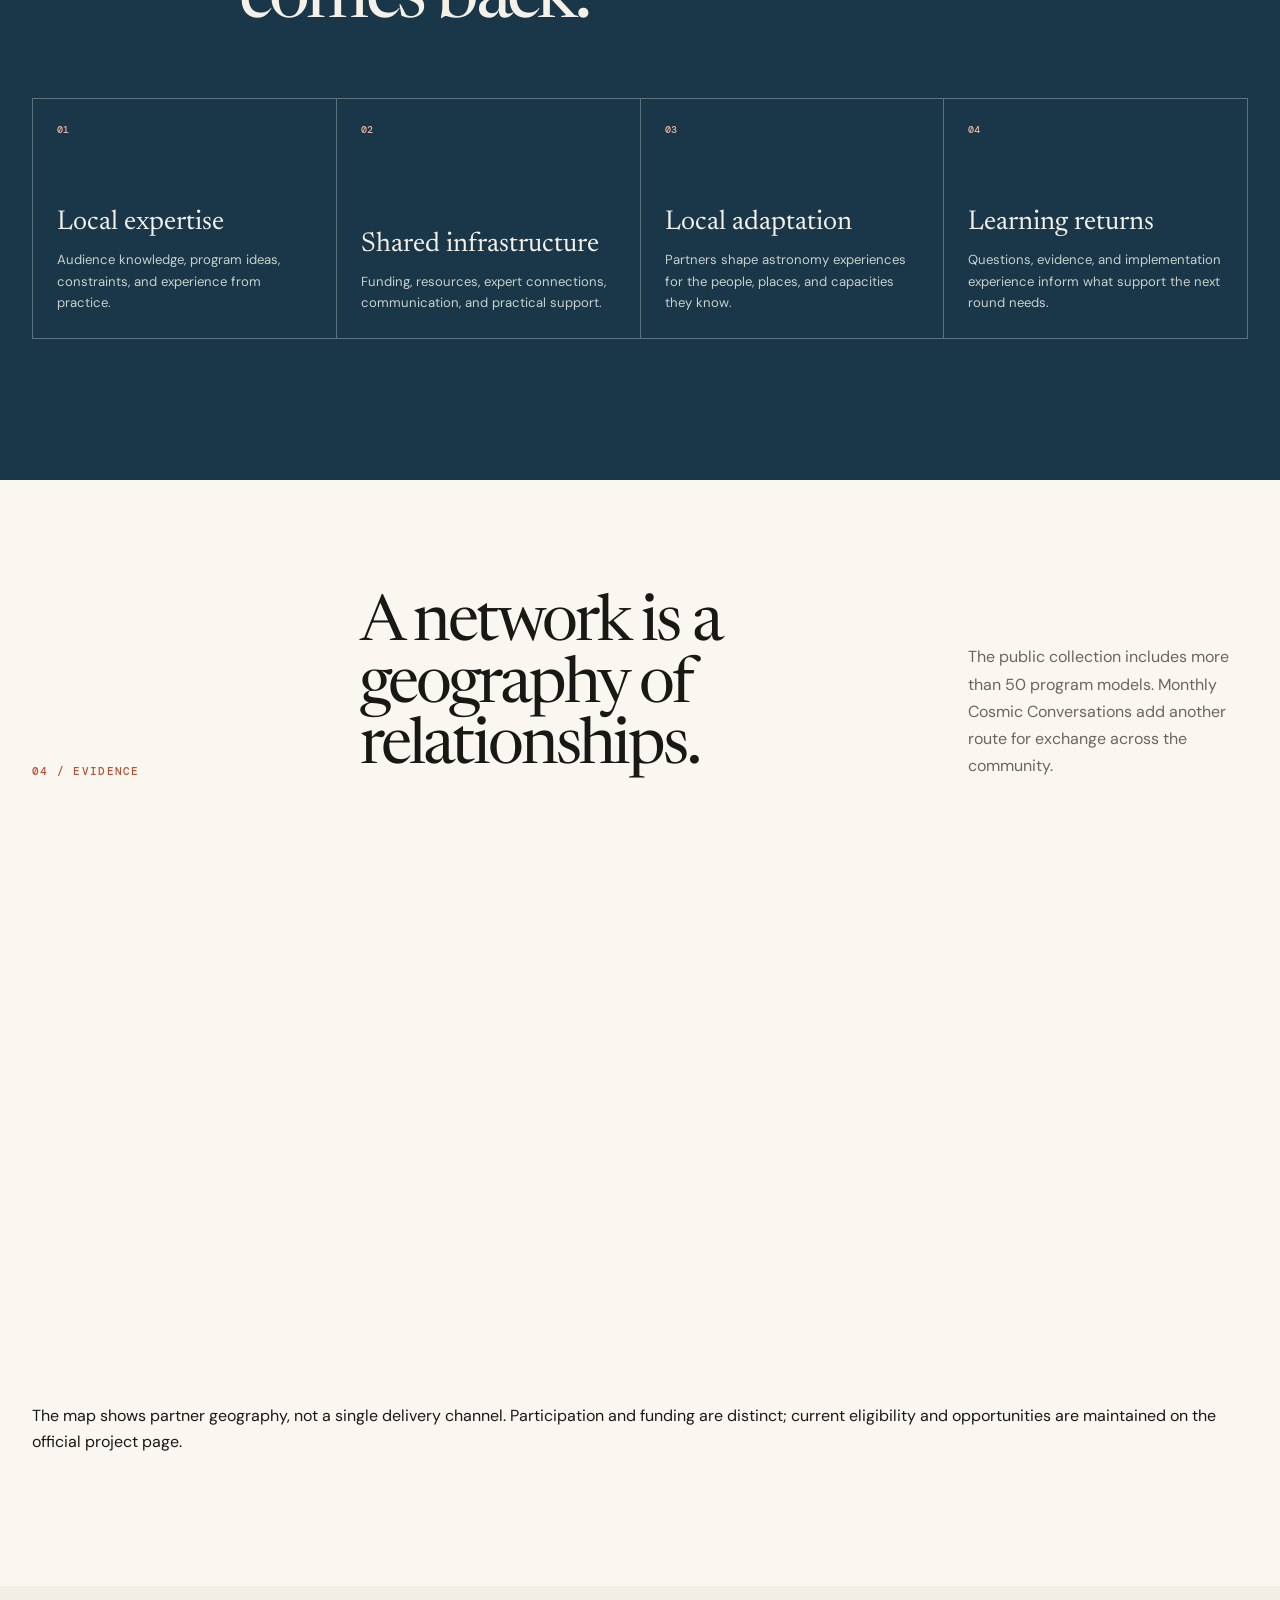
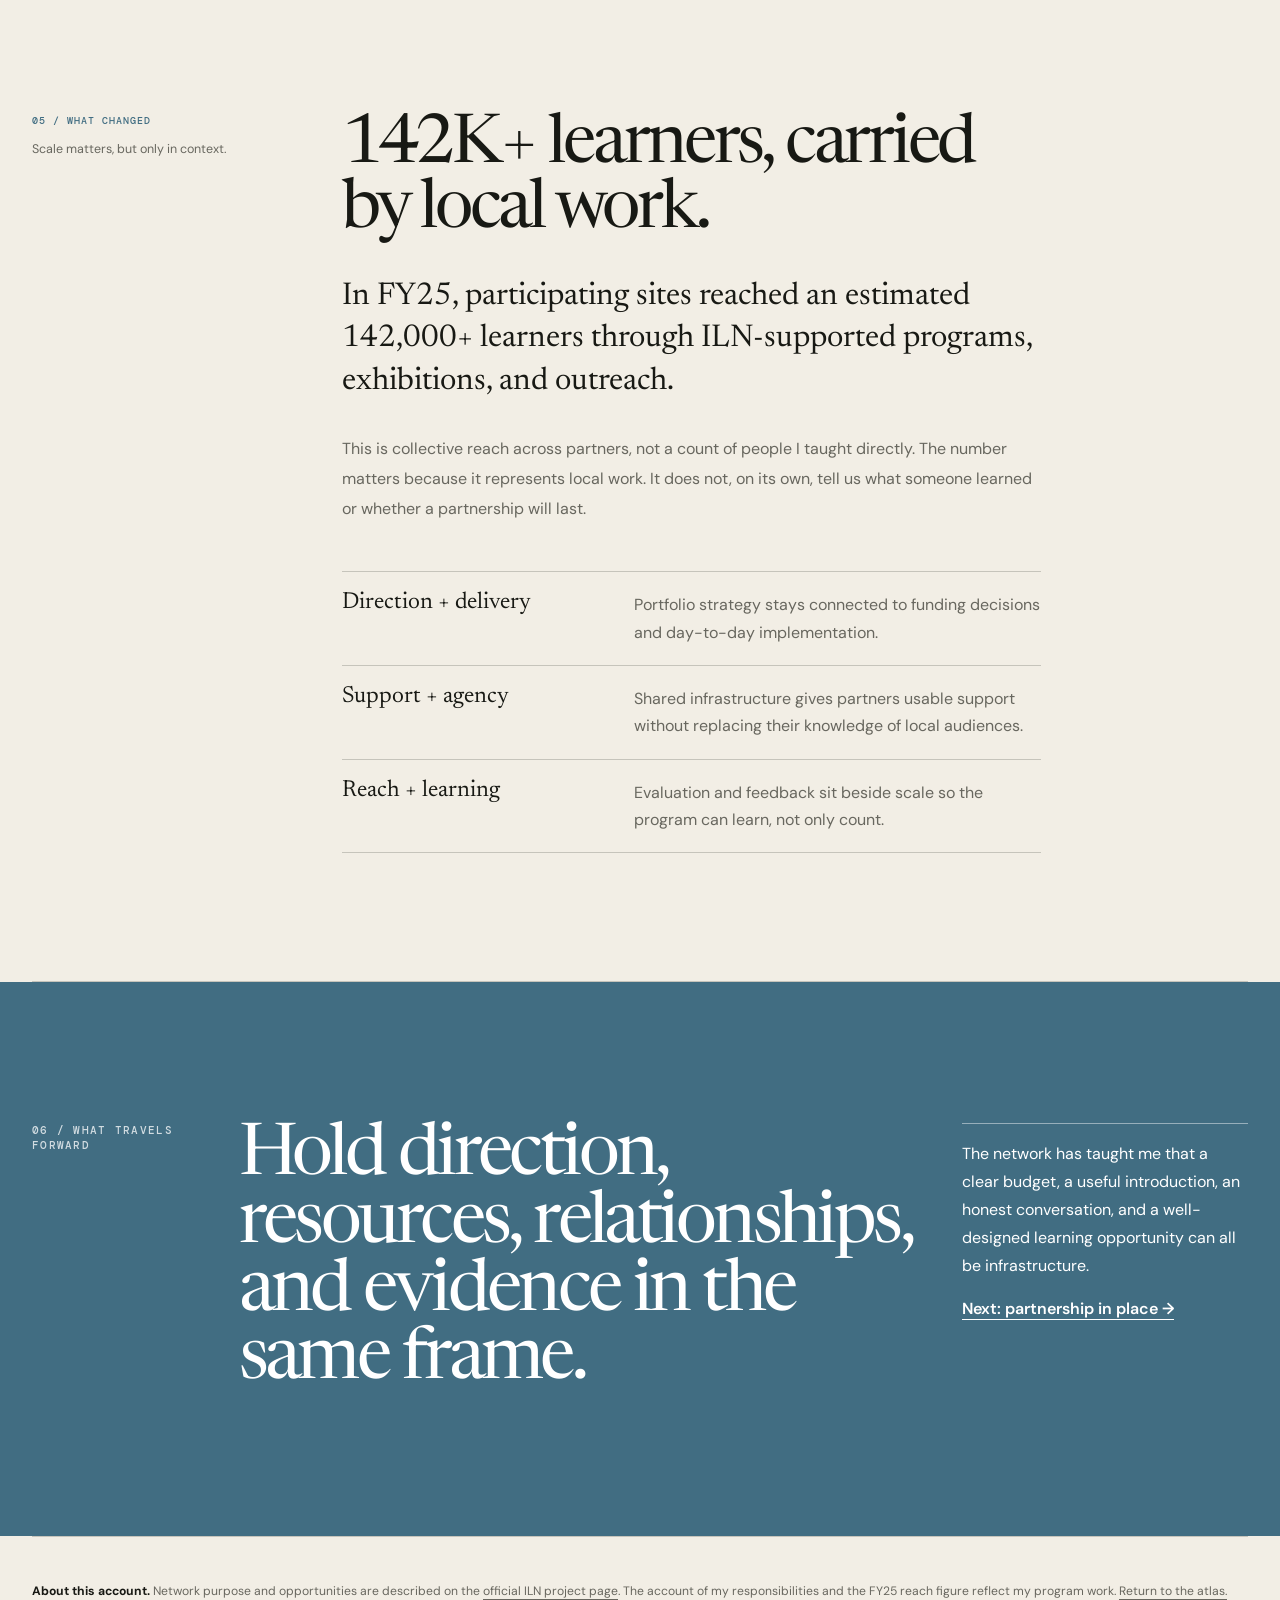
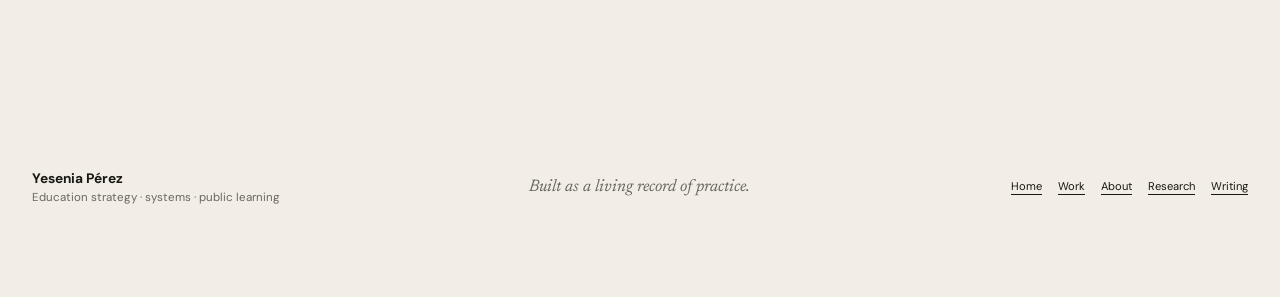
<file: case-study-iln.html>
<!doctype html>
<html lang="en">
<head>
  <meta charset="utf-8">
  <meta name="viewport" content="width=device-width, initial-scale=1">
  <meta name="description" content="How Yesenia Pérez leads the Informal Learning Network as a national portfolio of partner-led astronomy education, stewarding funding cycles, partner strategy, implementation support, and evaluation.">
  <meta name="theme-color" content="#f2eee5">
  <title>Informal Learning Network — Yesenia Pérez</title>
  <link rel="preconnect" href="https://fonts.googleapis.com">
  <link rel="preconnect" href="https://fonts.gstatic.com" crossorigin>
  <link href="https://fonts.googleapis.com/css2?family=DM+Mono:wght@400;500&family=DM+Sans:wght@400;500;600&family=Newsreader:opsz,wght@6..72,400;6..72,500;6..72,600&display=swap" rel="stylesheet">
  <link rel="stylesheet" href="assets/css/atlas.css">
  <link rel="stylesheet" href="assets/css/atlas-pages.css">
  <script src="assets/js/atlas.js" defer></script>
</head>
<body class="atlas-case case-iln">
  <a class="skip-link" href="#main">Skip to content</a>
  <header class="atlas-header" data-header>
    <a class="atlas-mark" href="index.html" aria-label="Yesenia Pérez, home"><span class="atlas-mark-initials" aria-hidden="true">YP</span><span class="atlas-mark-name">Yesenia Pérez</span></a>
    <button class="menu-button" type="button" aria-expanded="false" aria-controls="site-nav">Menu</button>
    <nav id="site-nav" class="atlas-nav" aria-label="Primary navigation"><a href="work.html">Work</a><a href="about.html">About</a><a href="research.html">Research</a><a href="writing.html">Writing</a></nav>
  </header>

  <main id="main">
    <section class="case-atlas-hero shell">
      <div class="case-hero-copy reveal">
        <p class="section-code">Case / Network infrastructure</p>
        <h1>A community of partners. Many ways into the universe.</h1>
        <p class="case-lede">The partnership begins with what local educators know, and with the infrastructure that lets good local ideas take shape.</p>
      </div>
      <figure class="case-hero-media reveal">
        <img src="assets/images/iln-network-system.svg" alt="Abstract diagram of the Informal Learning Network connecting local expertise, shared infrastructure, local adaptation, and learning" width="1600" height="800">
        <figcaption>The network operates as a feedback system: local expertise meets shared infrastructure, local adaptation, and learning that returns to the portfolio.</figcaption>
      </figure>
      <dl class="case-coordinate reveal">
        <div><dt>My role</dt><dd>ILN lead · Senior Education Specialist, STScI</dd></div>
        <div><dt>System scale</dt><dd>National portfolio of local partners</dd></div>
        <div><dt>Core work</dt><dd>Funding · stewardship · support · evaluation</dd></div>
        <div><dt>FY25 reach</dt><dd>142K+ learners through supported activities</dd></div>
      </dl>
    </section>

    <nav class="case-grammar" aria-label="Case study sections"><div class="shell case-grammar-inner"><a href="#context">Context</a><a href="#role">My role</a><a href="#system">System</a><a href="#evidence">Evidence</a><a href="#outcomes">What changed</a><a href="#forward">Forward</a></div></nav>

    <section id="context" class="case-chapter shell">
      <aside class="case-rail reveal"><span>01 / Context</span><p>The portfolio begins with local expertise rather than a national delivery model.</p></aside>
      <div class="case-body reveal">
        <h2>Local knowledge is a starting point, not a delivery channel.</h2>
        <p class="case-lead">A national portfolio becomes useful when shared resources and local judgment can work together.</p>
        <p>Museums, science centers, libraries, and other informal learning institutions bring knowledge of their audiences. NASA’s Universe of Learning brings astrophysics resources and connections to mission experts. ILN supports partners as they adapt those resources and create programming suited to local learners.</p>
        <p>My role is to connect portfolio direction with the practical conditions partners need to act: clarify what is possible, make expectations understandable, steward funding and implementation decisions, help partners work through constraints, and carry what we learn into the next round of planning.</p>
      </div>
    </section>

    <section id="role" class="case-chapter shell">
      <aside class="case-rail reveal"><span>02 / My role</span><p>Portfolio leadership is relational and operational at the same time.</p></aside>
      <div class="case-body wide reveal">
        <h2>The strategy lives in the follow-through.</h2>
        <p class="case-lead">A promising idea needs resources, understandable requirements, time to develop, and someone accountable for what the portfolio learns from implementation.</p>
        <div class="case-contributions">
          <article><span>A</span><h3>Steward the funding cycle</h3><p>I work across calls for participation, proposal and budget review, funding processes, implementation support, and reporting.</p></article>
          <article><span>B</span><h3>Support implementation</h3><p>I help partners plan, adapt resources, troubleshoot, and connect with useful expertise while keeping the work understandable and workable.</p></article>
          <article><span>C</span><h3>Build learning across sites</h3><p>I support professional learning and sustained relationships so participation creates value beyond a single product or grant cycle.</p></article>
          <article><span>D</span><h3>Use evidence with context</h3><p>I bring evaluation and partner feedback into planning so reach sits alongside what partners needed, what worked, and what should change.</p></article>
        </div>
      </div>
    </section>

    <section id="system" class="case-system-band">
      <div class="shell">
        <header class="case-system-heading reveal"><p class="section-code light">03 / System</p><h2>Resources move outward. Learning comes back.</h2><p>Relationships make it possible to ask for help, share an unfinished idea, or tell us when something is not working. That feedback is part of the operating system.</p></header>
        <div class="case-system-grid">
          <article class="reveal"><span>01</span><h3>Local expertise</h3><p>Audience knowledge, program ideas, constraints, and experience from practice.</p></article>
          <article class="reveal"><span>02</span><h3>Shared infrastructure</h3><p>Funding, resources, expert connections, communication, and practical support.</p></article>
          <article class="reveal"><span>03</span><h3>Local adaptation</h3><p>Partners shape astronomy experiences for the people, places, and capacities they know.</p></article>
          <article class="reveal"><span>04</span><h3>Learning returns</h3><p>Questions, evidence, and implementation experience inform what support the next round needs.</p></article>
        </div>
      </div>
    </section>

    <section id="evidence" class="case-evidence-band">
      <div class="shell">
        <header class="case-evidence-heading reveal"><p class="section-code">04 / Evidence</p><h2>A network is a geography of relationships.</h2><p>The public collection includes more than 50 program models. Monthly Cosmic Conversations add another route for exchange across the community.</p></header>
        <div class="case-map-frame reveal">
          <iframe title="Informal Learning Network partner map" loading="lazy" src="https://www.google.com/maps/d/u/0/embed?mid=1KwXAki819p2NvI-l7yMBX2JBMIGj495d&amp;ehbc=2E312F&amp;ll=39.53592933349346%2C-98.372547725&amp;z=4"></iframe>
          <p>The map shows partner geography, not a single delivery channel. Participation and funding are distinct; current eligibility and opportunities are maintained on the official project page.</p>
        </div>
      </div>
    </section>

    <section id="outcomes" class="case-chapter shell">
      <aside class="case-rail reveal"><span>05 / What changed</span><p>Scale matters, but only in context.</p></aside>
      <div class="case-body reveal">
        <h2>142K+ learners, carried by local work.</h2>
        <p class="case-lead">In FY25, participating sites reached an estimated 142,000+ learners through ILN-supported programs, exhibitions, and outreach.</p>
        <p>This is collective reach across partners, not a count of people I taught directly. The number matters because it represents local work. It does not, on its own, tell us what someone learned or whether a partnership will last.</p>
        <div class="case-outcomes">
          <div><strong>Direction + delivery</strong><p>Portfolio strategy stays connected to funding decisions and day-to-day implementation.</p></div>
          <div><strong>Support + agency</strong><p>Shared infrastructure gives partners usable support without replacing their knowledge of local audiences.</p></div>
          <div><strong>Reach + learning</strong><p>Evaluation and feedback sit beside scale so the program can learn, not only count.</p></div>
        </div>
      </div>
    </section>

    <section id="forward" class="case-transfer">
      <div class="shell case-transfer-grid reveal">
        <p class="section-code">06 / What travels forward</p>
        <blockquote>Hold direction, resources, relationships, and evidence in the same frame.</blockquote>
        <div class="case-transfer-copy"><p>The network has taught me that a clear budget, a useful introduction, an honest conversation, and a well-designed learning opportunity can all be infrastructure.</p><a href="case-study-hawaii.html">Next: partnership in place →</a></div>
      </div>
    </section>

    <aside class="case-sources shell"><p><strong>About this account.</strong> Network purpose and opportunities are described on the <a href="https://universe-of-learning.org/resources/projects/informal-learning-network">official ILN project page</a>. The account of my responsibilities and the FY25 reach figure reflect my program work. <a href="work.html">Return to the atlas.</a></p></aside>
  </main>

  <footer class="atlas-footer shell"><div><strong>Yesenia Pérez</strong><span>Education strategy · systems · public learning</span></div><p>Built as a living record of practice.</p><nav aria-label="Footer navigation"><a href="index.html">Home</a><a href="work.html">Work</a><a href="about.html">About</a><a href="research.html">Research</a><a href="writing.html">Writing</a></nav></footer>
</body>
</html>
</file>
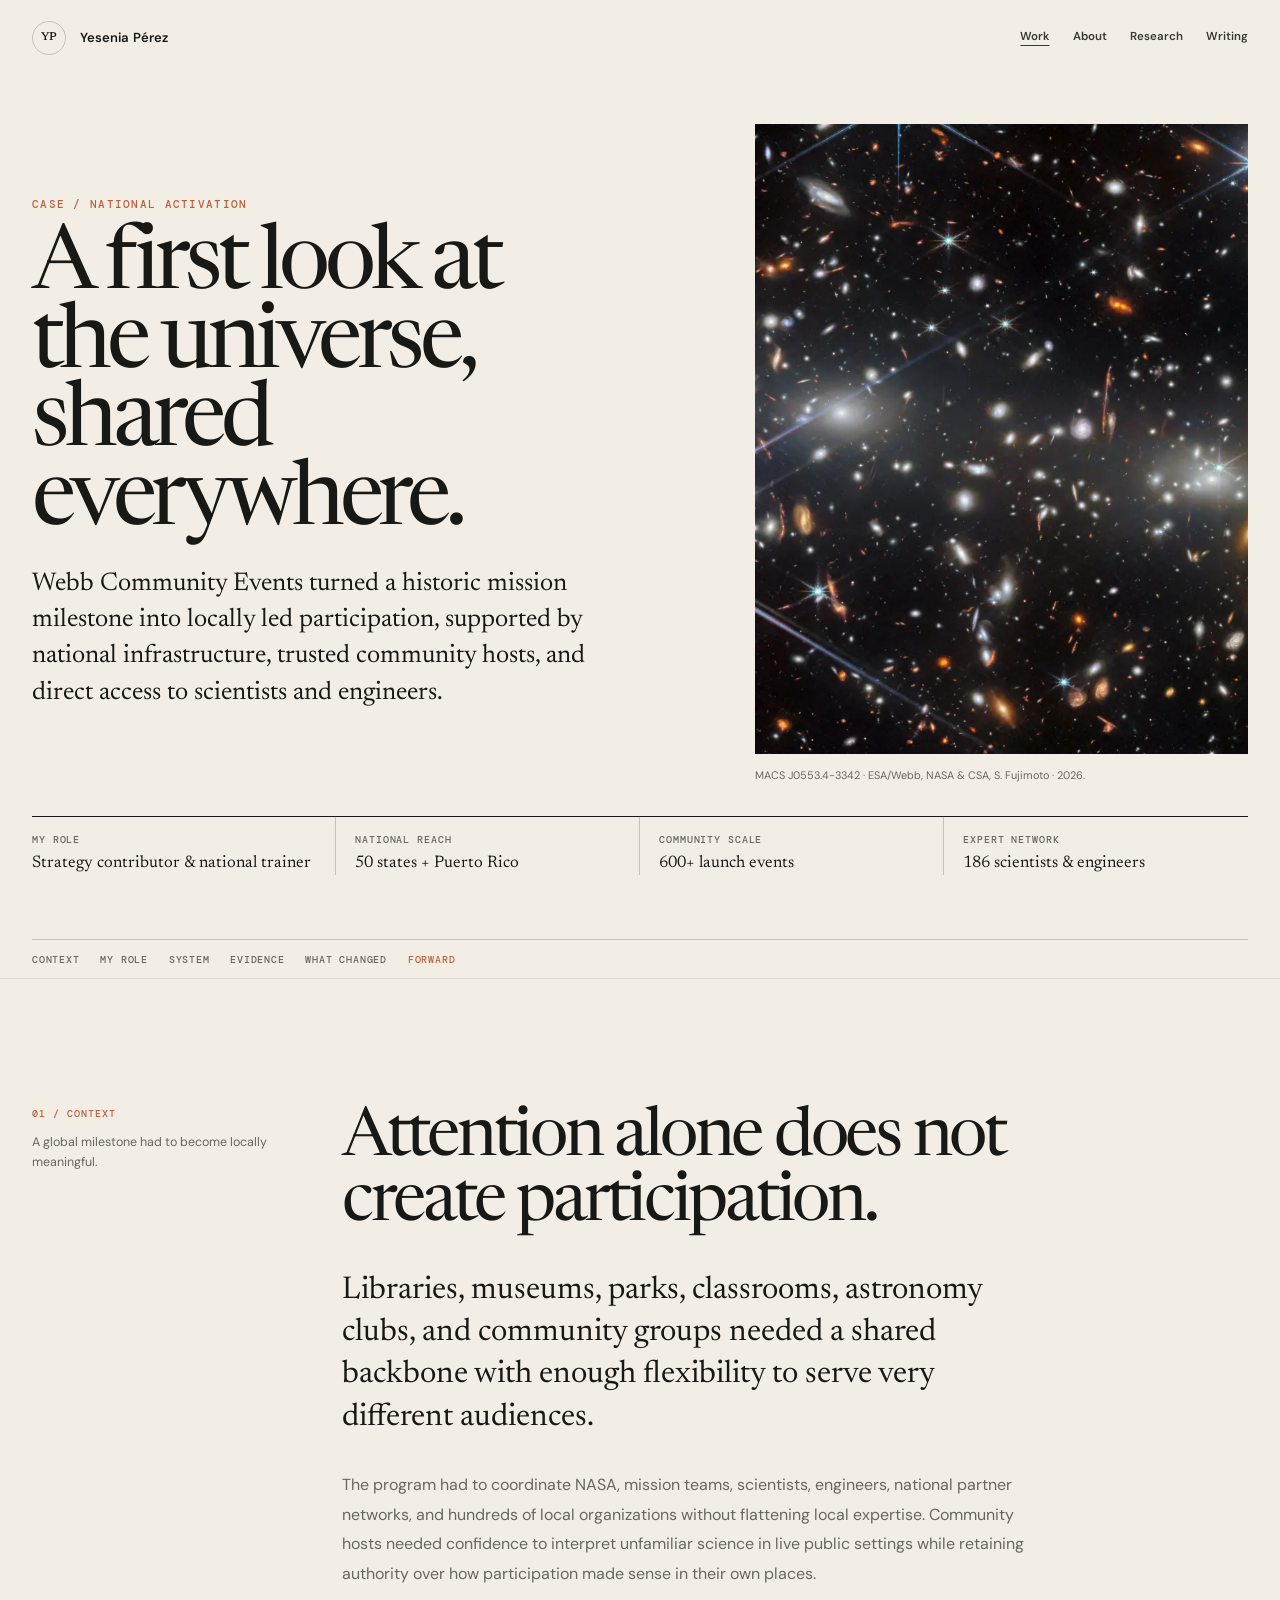
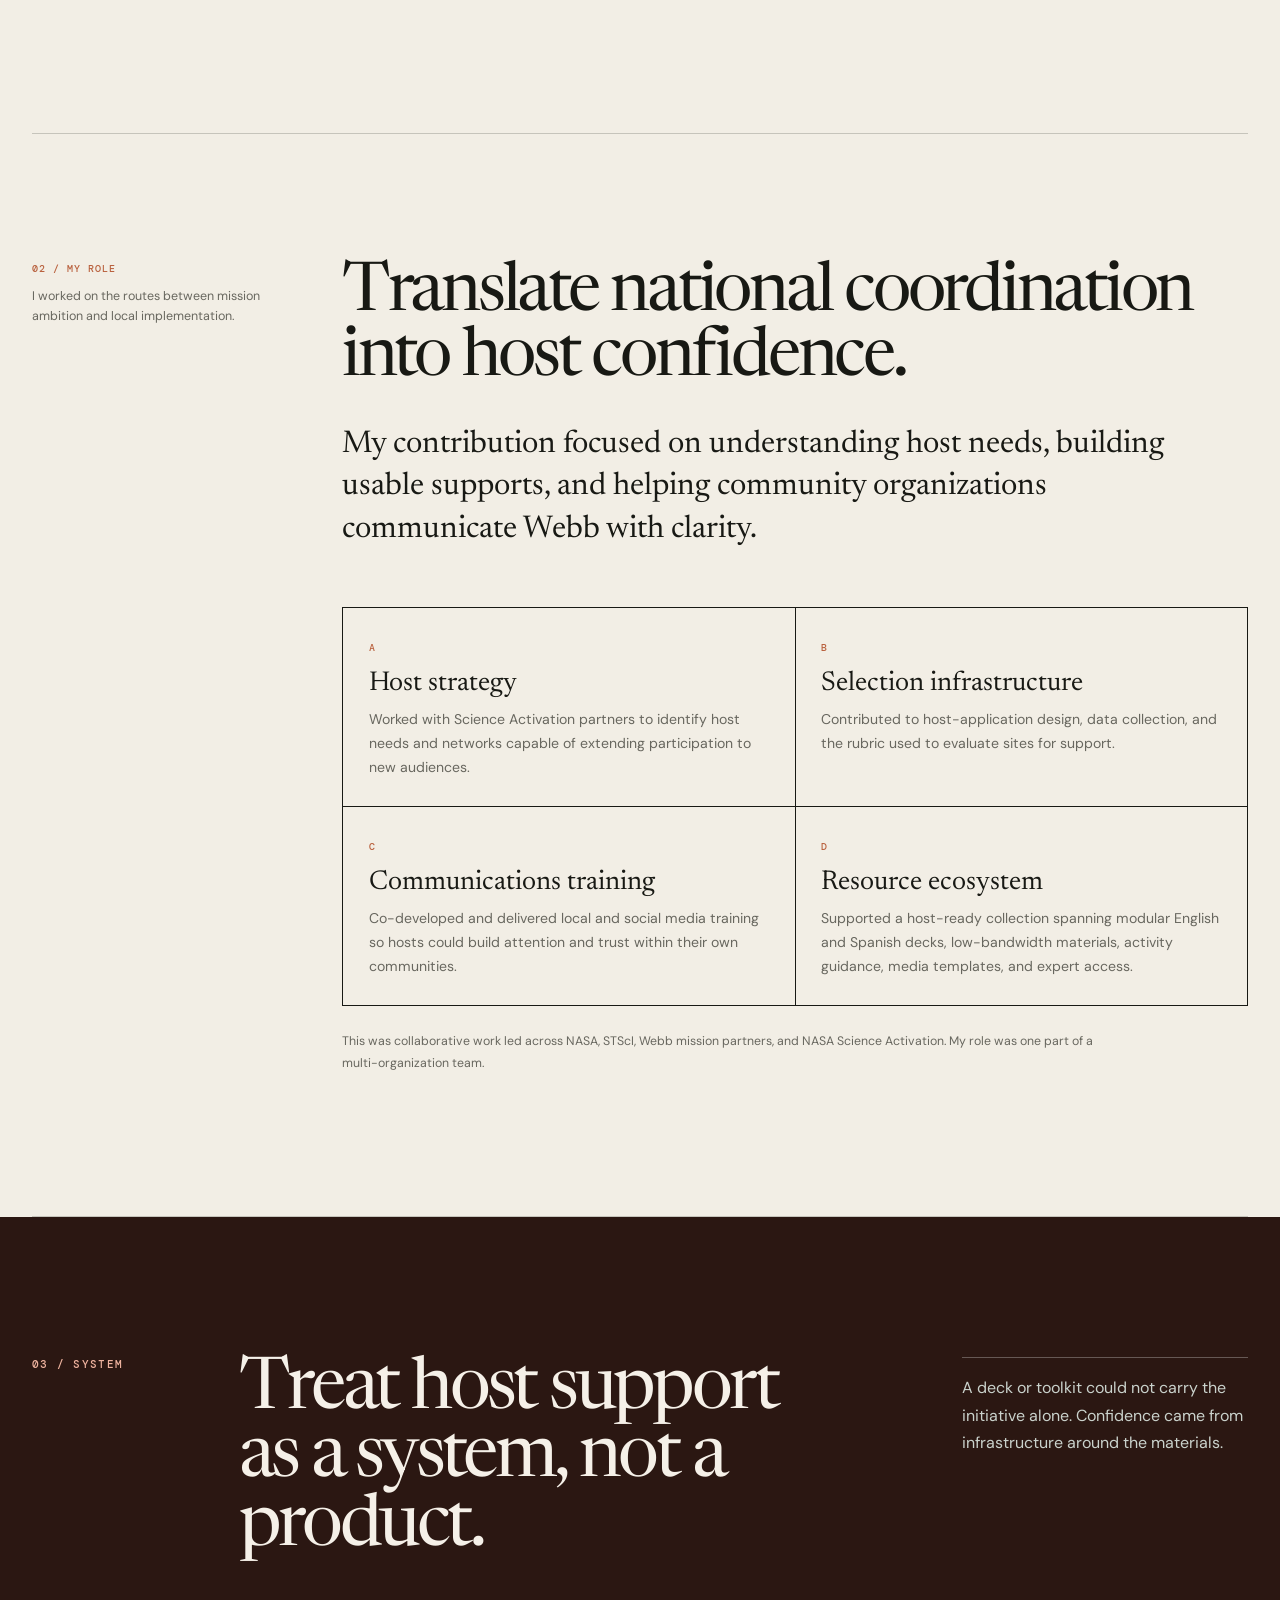
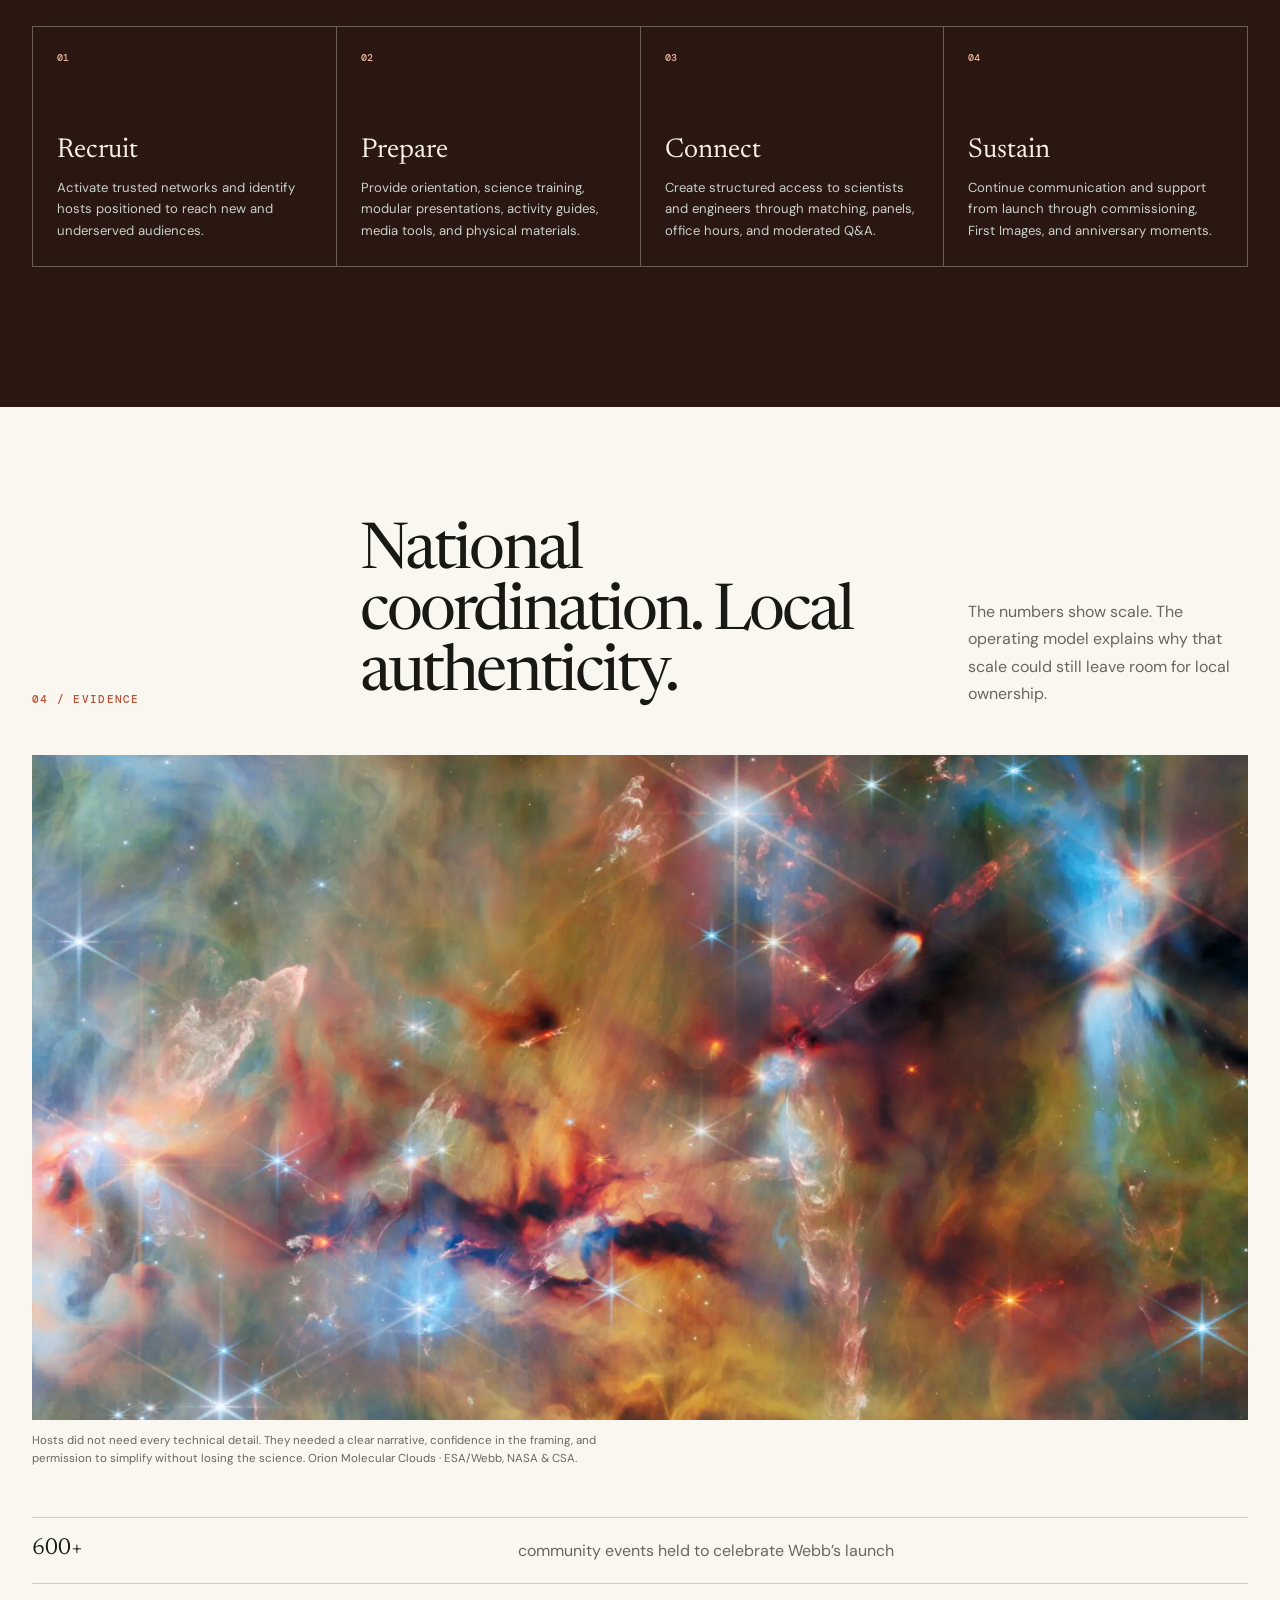
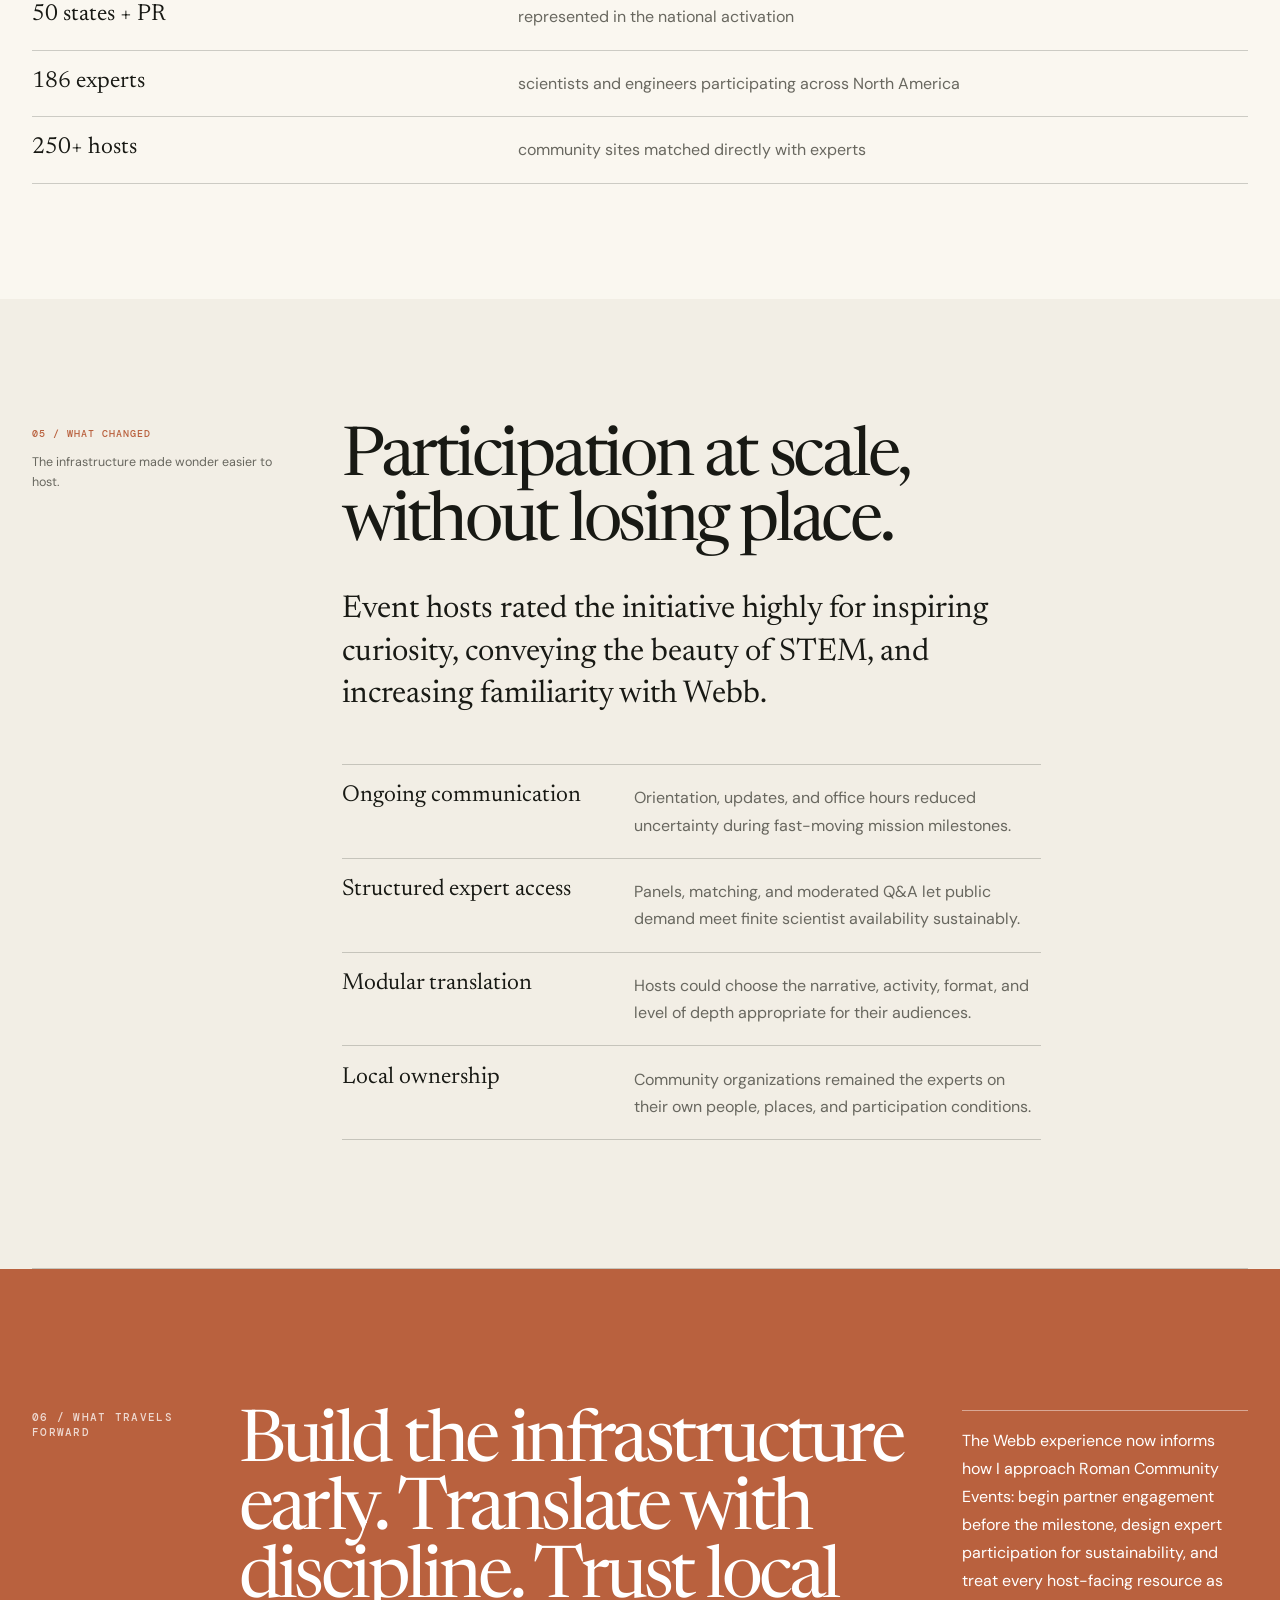
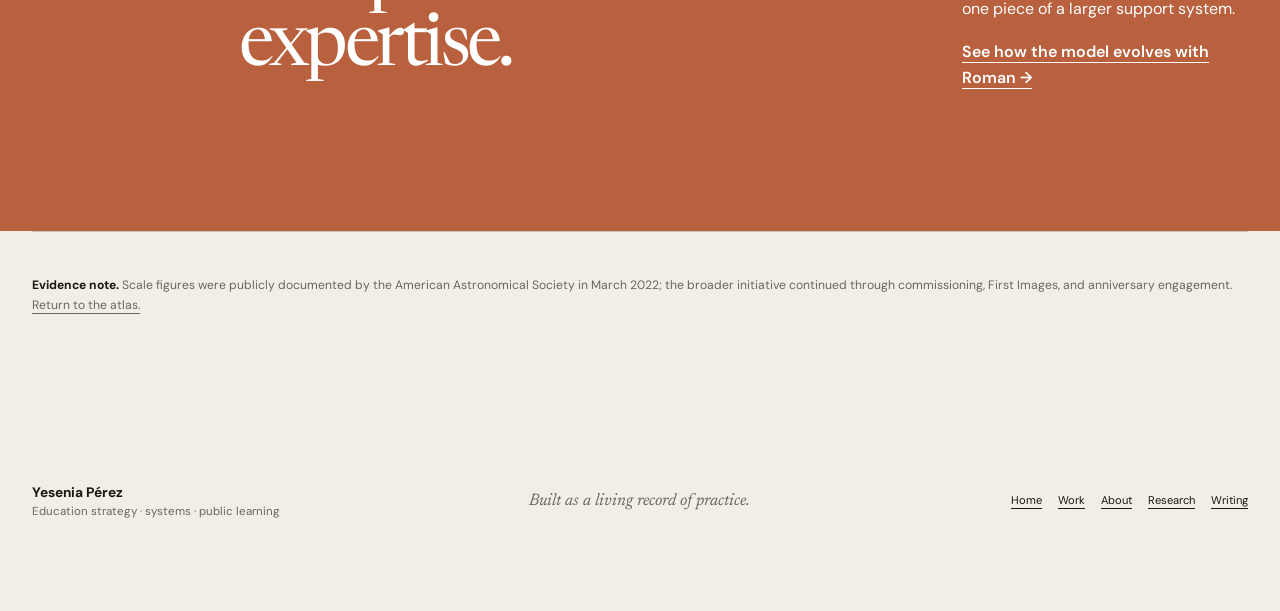
<file: case-study-webb-community-events.html>
<!doctype html>
<html lang="en">
<head>
  <meta charset="utf-8"><meta name="viewport" content="width=device-width, initial-scale=1">
  <meta name="description" content="Yesenia Pérez’s contribution to the national system that turned Webb’s launch and First Images into locally led community participation.">
  <meta name="theme-color" content="#f2eee5"><title>Webb Community Events — Yesenia Pérez</title>
  <link rel="preconnect" href="https://fonts.googleapis.com"><link rel="preconnect" href="https://fonts.gstatic.com" crossorigin>
  <link href="https://fonts.googleapis.com/css2?family=DM+Mono:wght@400;500&family=DM+Sans:wght@400;500;600&family=Newsreader:opsz,wght@6..72,400;6..72,500;6..72,600&display=swap" rel="stylesheet">
  <link rel="stylesheet" href="assets/css/atlas.css"><link rel="stylesheet" href="assets/css/atlas-pages.css"><script src="assets/js/atlas.js" defer></script>
</head>
<body class="atlas-case case-webb">
  <a class="skip-link" href="#main">Skip to content</a>
  <header class="atlas-header" data-header><a class="atlas-mark" href="index.html" aria-label="Yesenia Pérez, home"><span class="atlas-mark-initials" aria-hidden="true">YP</span><span class="atlas-mark-name">Yesenia Pérez</span></a><button class="menu-button" type="button" aria-expanded="false" aria-controls="site-nav">Menu</button><nav id="site-nav" class="atlas-nav" aria-label="Primary navigation"><a href="work.html">Work</a><a href="about.html">About</a><a href="research.html">Research</a><a href="writing.html">Writing</a></nav></header>
  <main id="main">
    <section class="case-atlas-hero shell">
      <div class="case-hero-copy reveal"><p class="section-code">Case / National activation</p><h1>A first look at the universe, shared everywhere.</h1><p class="case-lede">Webb Community Events turned a historic mission milestone into locally led participation, supported by national infrastructure, trusted community hosts, and direct access to scientists and engineers.</p></div>
      <figure class="case-hero-media reveal"><img src="assets/images/webb-young-galaxy-cluster-2026.webp" alt="Webb view of the young galaxy cluster MACS J0553.4-3342, filled with bright galaxies and orange arcs created by gravitational lensing" width="2048" height="1012"><figcaption>MACS J0553.4-3342 · ESA/Webb, NASA &amp; CSA, S. Fujimoto · 2026.</figcaption></figure>
      <dl class="case-coordinate reveal"><div><dt>My role</dt><dd>Strategy contributor &amp; national trainer</dd></div><div><dt>National reach</dt><dd>50 states + Puerto Rico</dd></div><div><dt>Community scale</dt><dd>600+ launch events</dd></div><div><dt>Expert network</dt><dd>186 scientists &amp; engineers</dd></div></dl>
    </section>
    <nav class="case-grammar" aria-label="Case study sections"><div class="shell case-grammar-inner"><a href="#context">Context</a><a href="#role">My role</a><a href="#system">System</a><a href="#evidence">Evidence</a><a href="#outcomes">What changed</a><a href="#forward">Forward</a></div></nav>

    <section id="context" class="case-chapter shell"><aside class="case-rail reveal"><span>01 / Context</span><p>A global milestone had to become locally meaningful.</p></aside><div class="case-body reveal"><h2>Attention alone does not create participation.</h2><p class="case-lead">Libraries, museums, parks, classrooms, astronomy clubs, and community groups needed a shared backbone with enough flexibility to serve very different audiences.</p><p>The program had to coordinate NASA, mission teams, scientists, engineers, national partner networks, and hundreds of local organizations without flattening local expertise. Community hosts needed confidence to interpret unfamiliar science in live public settings while retaining authority over how participation made sense in their own places.</p></div></section>

    <section id="role" class="case-chapter shell"><aside class="case-rail reveal"><span>02 / My role</span><p>I worked on the routes between mission ambition and local implementation.</p></aside><div class="case-body wide reveal"><h2>Translate national coordination into host confidence.</h2><p class="case-lead">My contribution focused on understanding host needs, building usable supports, and helping community organizations communicate Webb with clarity.</p><div class="case-contributions"><article><span>A</span><h3>Host strategy</h3><p>Worked with Science Activation partners to identify host needs and networks capable of extending participation to new audiences.</p></article><article><span>B</span><h3>Selection infrastructure</h3><p>Contributed to host-application design, data collection, and the rubric used to evaluate sites for support.</p></article><article><span>C</span><h3>Communications training</h3><p>Co-developed and delivered local and social media training so hosts could build attention and trust within their own communities.</p></article><article><span>D</span><h3>Resource ecosystem</h3><p>Supported a host-ready collection spanning modular English and Spanish decks, low-bandwidth materials, activity guidance, media templates, and expert access.</p></article></div><p class="attribution-note">This was collaborative work led across NASA, STScI, Webb mission partners, and NASA Science Activation. My role was one part of a multi-organization team.</p></div></section>

    <section id="system" class="case-system-band"><div class="shell"><header class="case-system-heading reveal"><p class="section-code light">03 / System</p><h2>Treat host support as a system, not a product.</h2><p>A deck or toolkit could not carry the initiative alone. Confidence came from infrastructure around the materials.</p></header><div class="case-system-grid"><article class="reveal"><span>01</span><h3>Recruit</h3><p>Activate trusted networks and identify hosts positioned to reach new and underserved audiences.</p></article><article class="reveal"><span>02</span><h3>Prepare</h3><p>Provide orientation, science training, modular presentations, activity guides, media tools, and physical materials.</p></article><article class="reveal"><span>03</span><h3>Connect</h3><p>Create structured access to scientists and engineers through matching, panels, office hours, and moderated Q&amp;A.</p></article><article class="reveal"><span>04</span><h3>Sustain</h3><p>Continue communication and support from launch through commissioning, First Images, and anniversary moments.</p></article></div></div></section>

    <section id="evidence" class="case-evidence-band"><div class="shell"><header class="case-evidence-heading reveal"><p class="section-code">04 / Evidence</p><h2>National coordination. Local authenticity.</h2><p>The numbers show scale. The operating model explains why that scale could still leave room for local ownership.</p></header><div class="case-media-grid"><figure class="wide reveal"><img src="assets/images/webb-orion-molecular-cloud-2026.webp" alt="Webb view inside an Orion molecular cloud, with young stars shining through layered blue, green, yellow, and dark brown gas and dust" width="2048" height="1204"><figcaption>Hosts did not need every technical detail. They needed a clear narrative, confidence in the framing, and permission to simplify without losing the science. Orion Molecular Clouds · ESA/Webb, NASA &amp; CSA.</figcaption></figure></div><div class="case-outcomes reveal"><div><strong>600+</strong><p>community events held to celebrate Webb’s launch</p></div><div><strong>50 states + PR</strong><p>represented in the national activation</p></div><div><strong>186 experts</strong><p>scientists and engineers participating across North America</p></div><div><strong>250+ hosts</strong><p>community sites matched directly with experts</p></div></div></div></section>

    <section id="outcomes" class="case-chapter shell"><aside class="case-rail reveal"><span>05 / What changed</span><p>The infrastructure made wonder easier to host.</p></aside><div class="case-body reveal"><h2>Participation at scale, without losing place.</h2><p class="case-lead">Event hosts rated the initiative highly for inspiring curiosity, conveying the beauty of STEM, and increasing familiarity with Webb.</p><div class="case-outcomes"><div><strong>Ongoing communication</strong><p>Orientation, updates, and office hours reduced uncertainty during fast-moving mission milestones.</p></div><div><strong>Structured expert access</strong><p>Panels, matching, and moderated Q&amp;A let public demand meet finite scientist availability sustainably.</p></div><div><strong>Modular translation</strong><p>Hosts could choose the narrative, activity, format, and level of depth appropriate for their audiences.</p></div><div><strong>Local ownership</strong><p>Community organizations remained the experts on their own people, places, and participation conditions.</p></div></div></div></section>

    <section id="forward" class="case-transfer"><div class="shell case-transfer-grid reveal"><p class="section-code">06 / What travels forward</p><blockquote>Build the infrastructure early. Translate with discipline. Trust local expertise.</blockquote><div class="case-transfer-copy"><p>The Webb experience now informs how I approach Roman Community Events: begin partner engagement before the milestone, design expert participation for sustainability, and treat every host-facing resource as one piece of a larger support system.</p><a href="case-study-roman.html">See how the model evolves with Roman →</a></div></div></section>
    <aside class="case-sources shell"><p><strong>Evidence note.</strong> Scale figures were publicly documented by the American Astronomical Society in March 2022; the broader initiative continued through commissioning, First Images, and anniversary engagement. <a href="work.html">Return to the atlas.</a></p></aside>
  </main>
  <footer class="atlas-footer shell"><div><strong>Yesenia Pérez</strong><span>Education strategy · systems · public learning</span></div><p>Built as a living record of practice.</p><nav aria-label="Footer navigation"><a href="index.html">Home</a><a href="work.html">Work</a><a href="about.html">About</a><a href="research.html">Research</a><a href="writing.html">Writing</a></nav></footer>
</body>
</html>
</file>
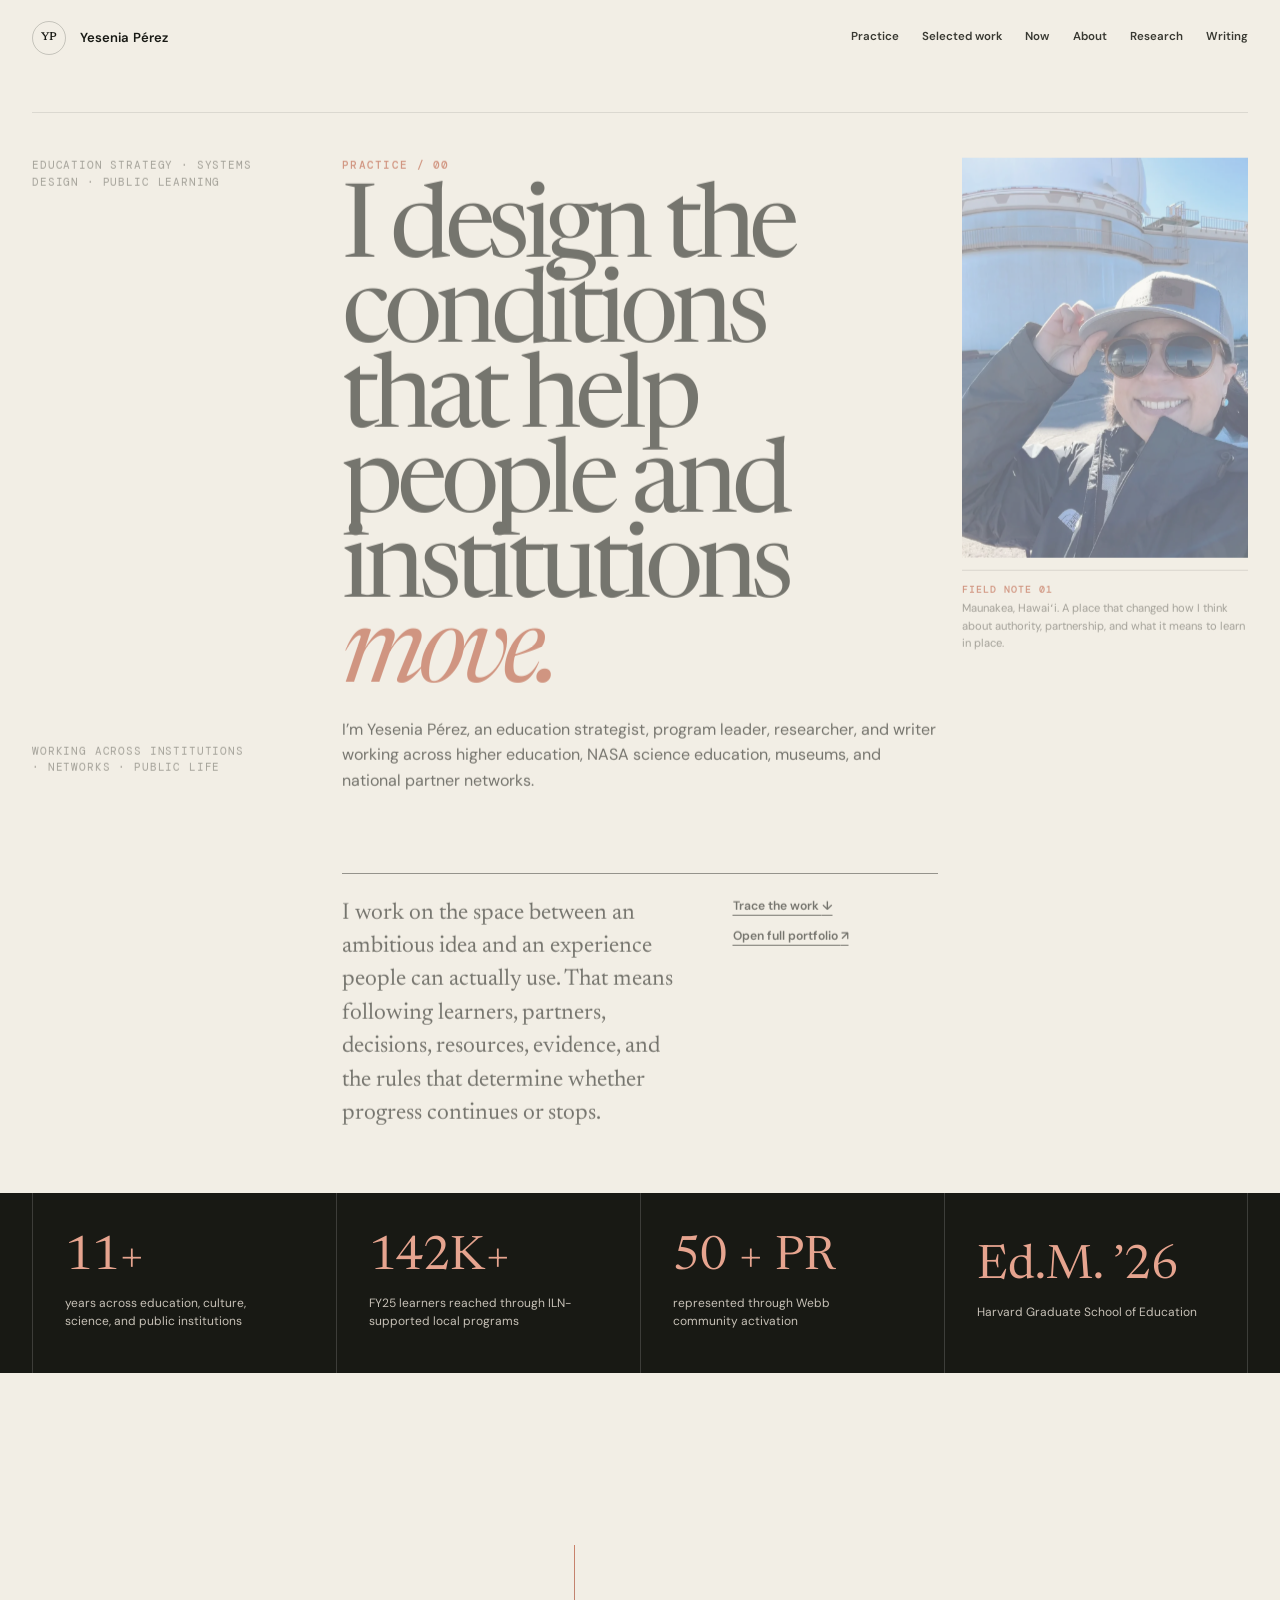
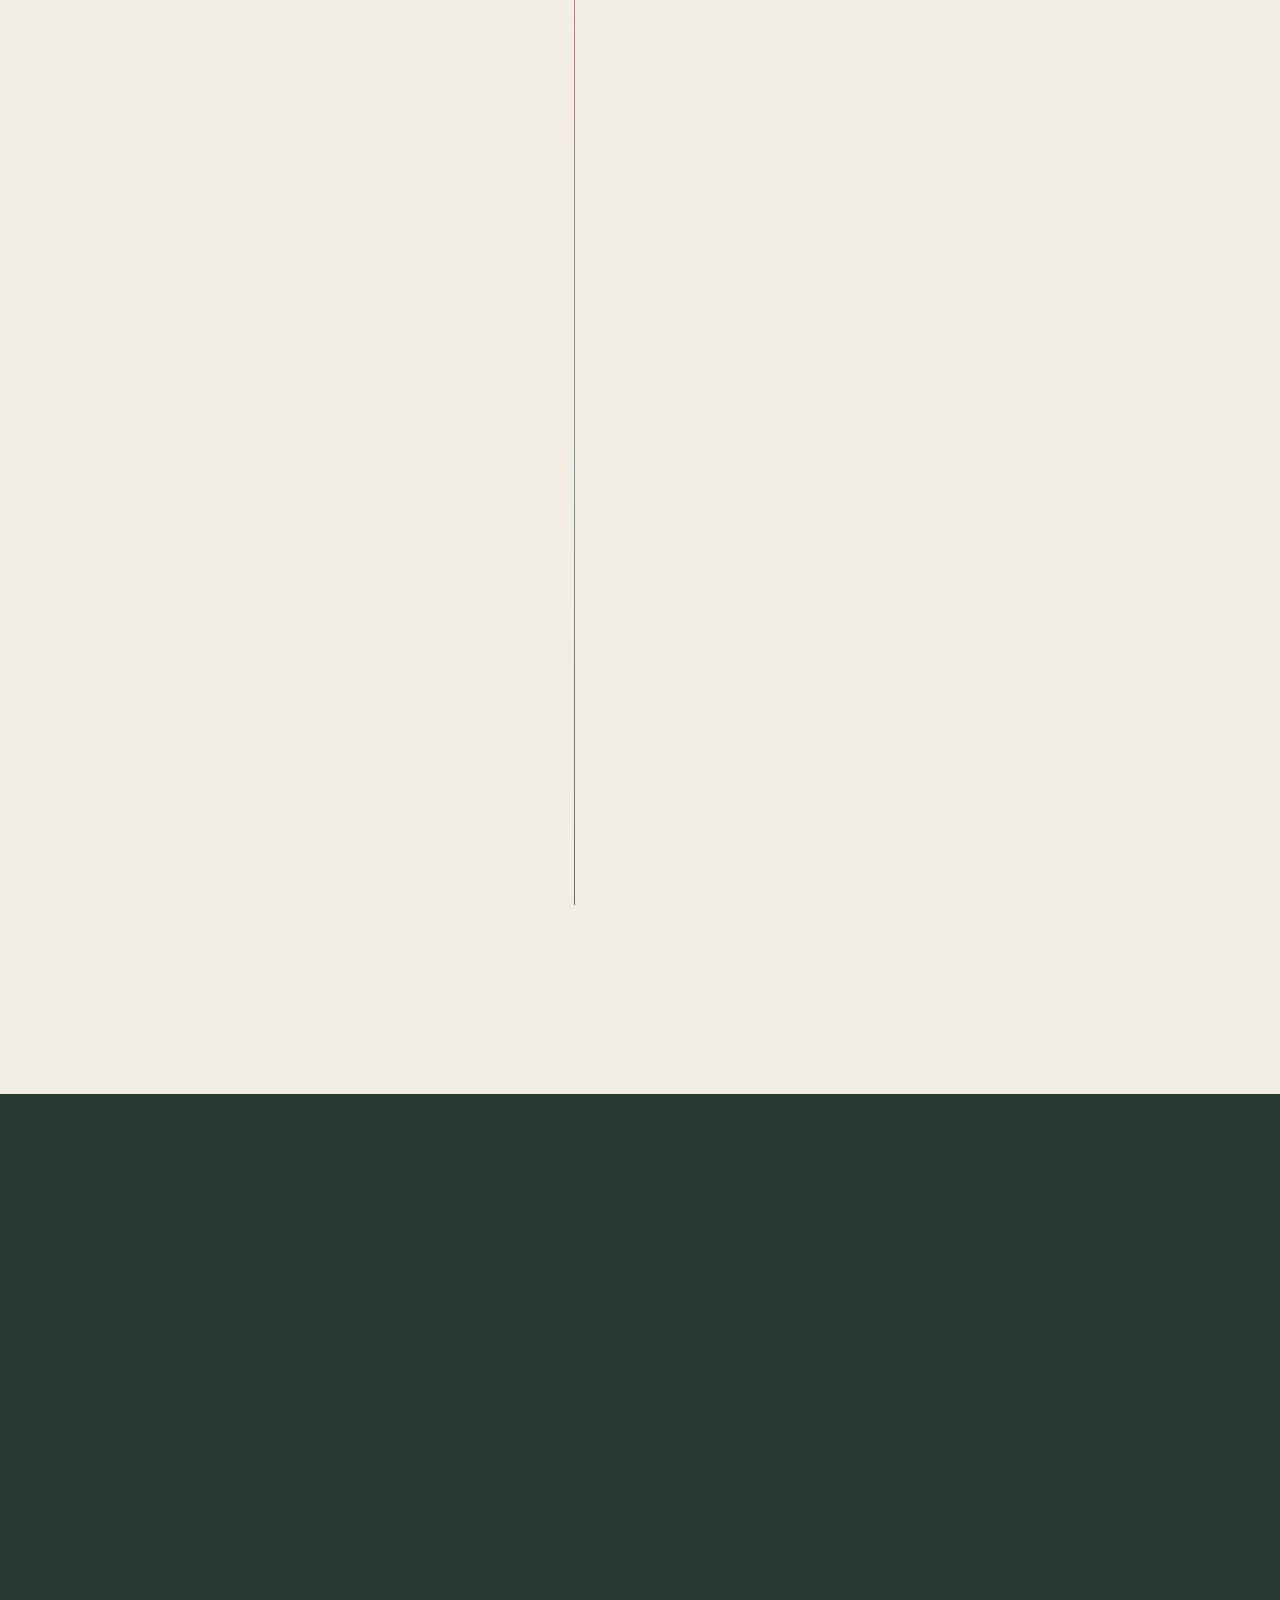
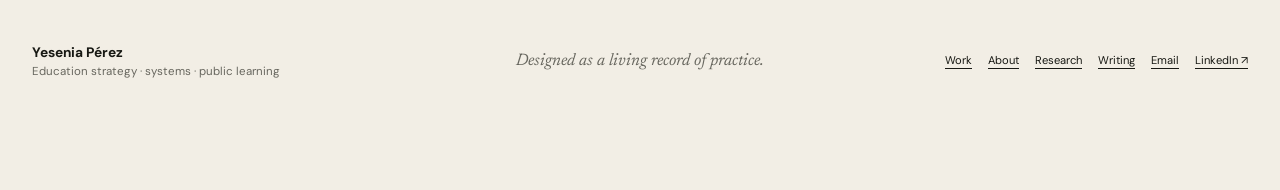
<file: library.html>
<!doctype html>
<html lang="en">
<head>
  <meta charset="utf-8">
  <meta name="viewport" content="width=device-width, initial-scale=1">
  <meta name="robots" content="noindex">
  <link rel="canonical" href="https://yeseniaperezfina.github.io/">
  <meta http-equiv="refresh" content="0; url=index.html">
  <title>Portfolio moved — Yesenia Pérez</title>
</head>
<body>
  <p>This experimental portfolio route has moved. <a href="index.html">Continue to the Living Atlas.</a></p>
</body>
</html>
</file>
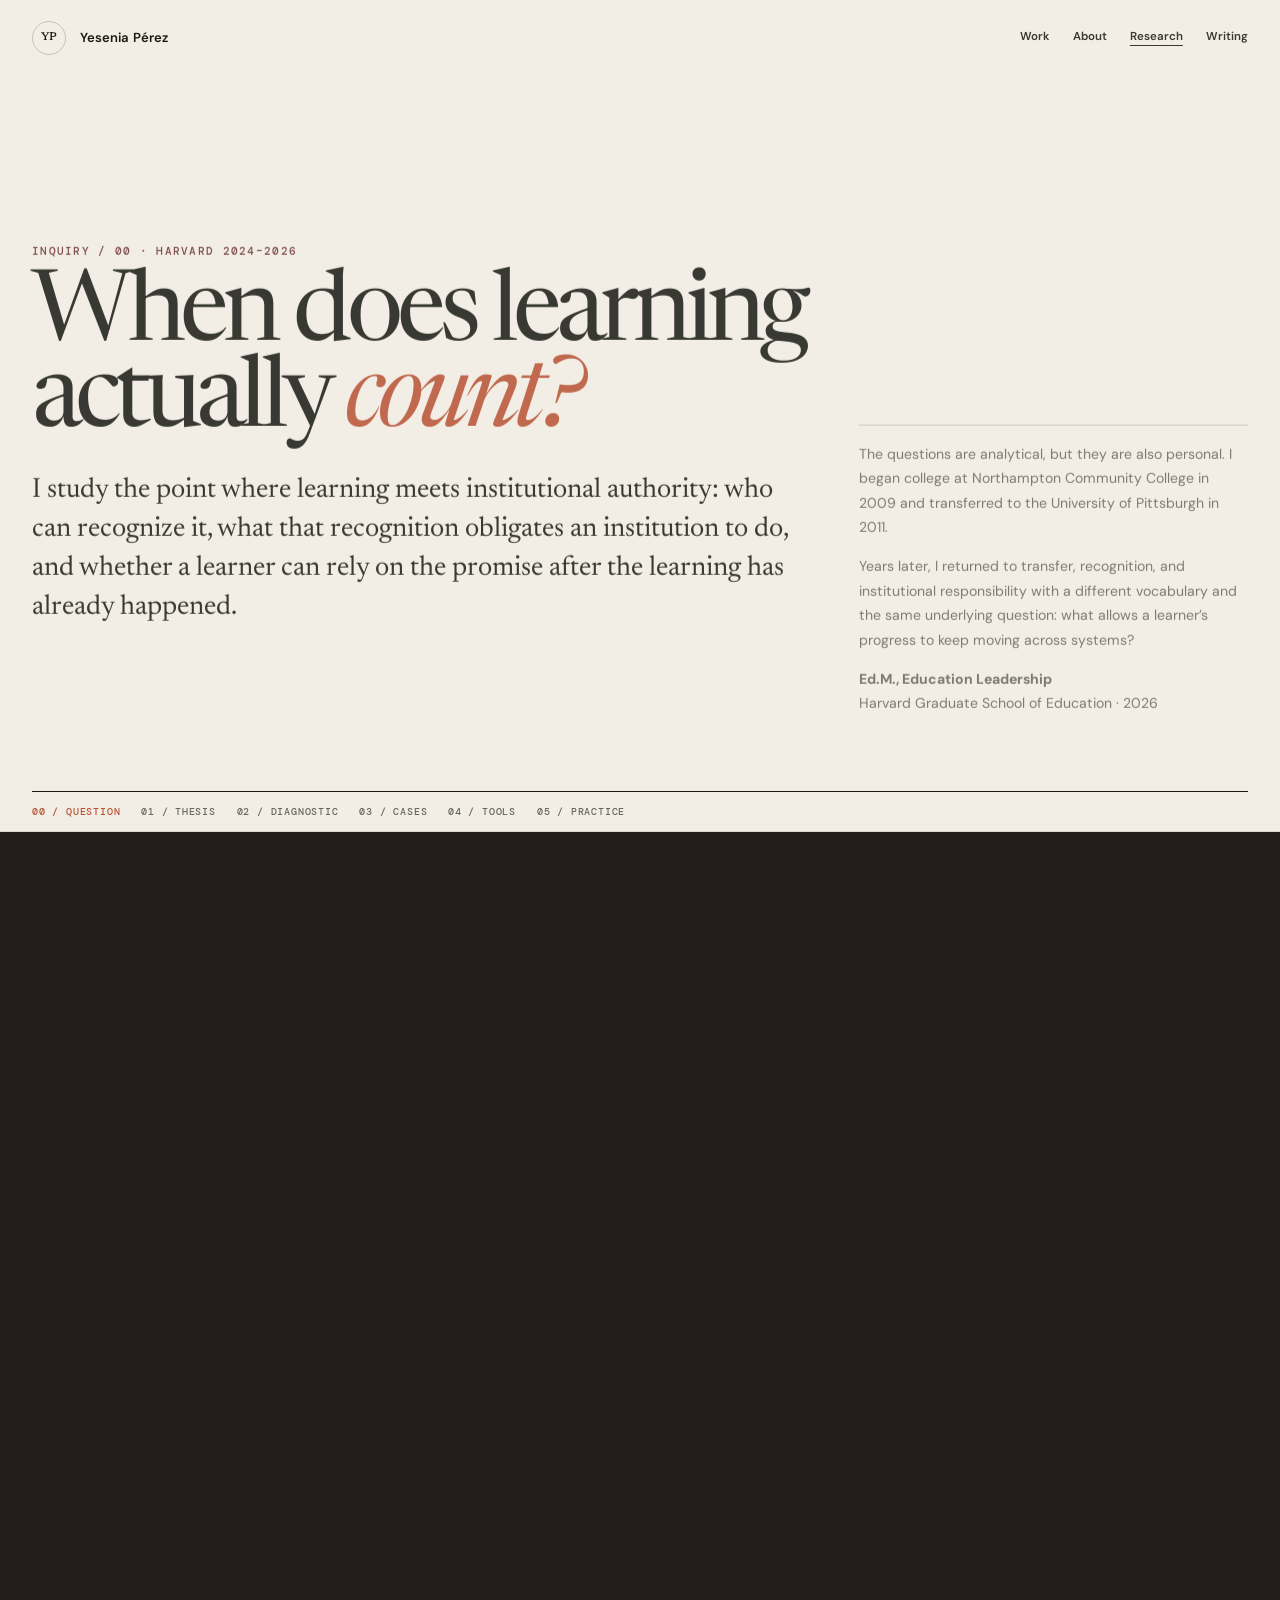
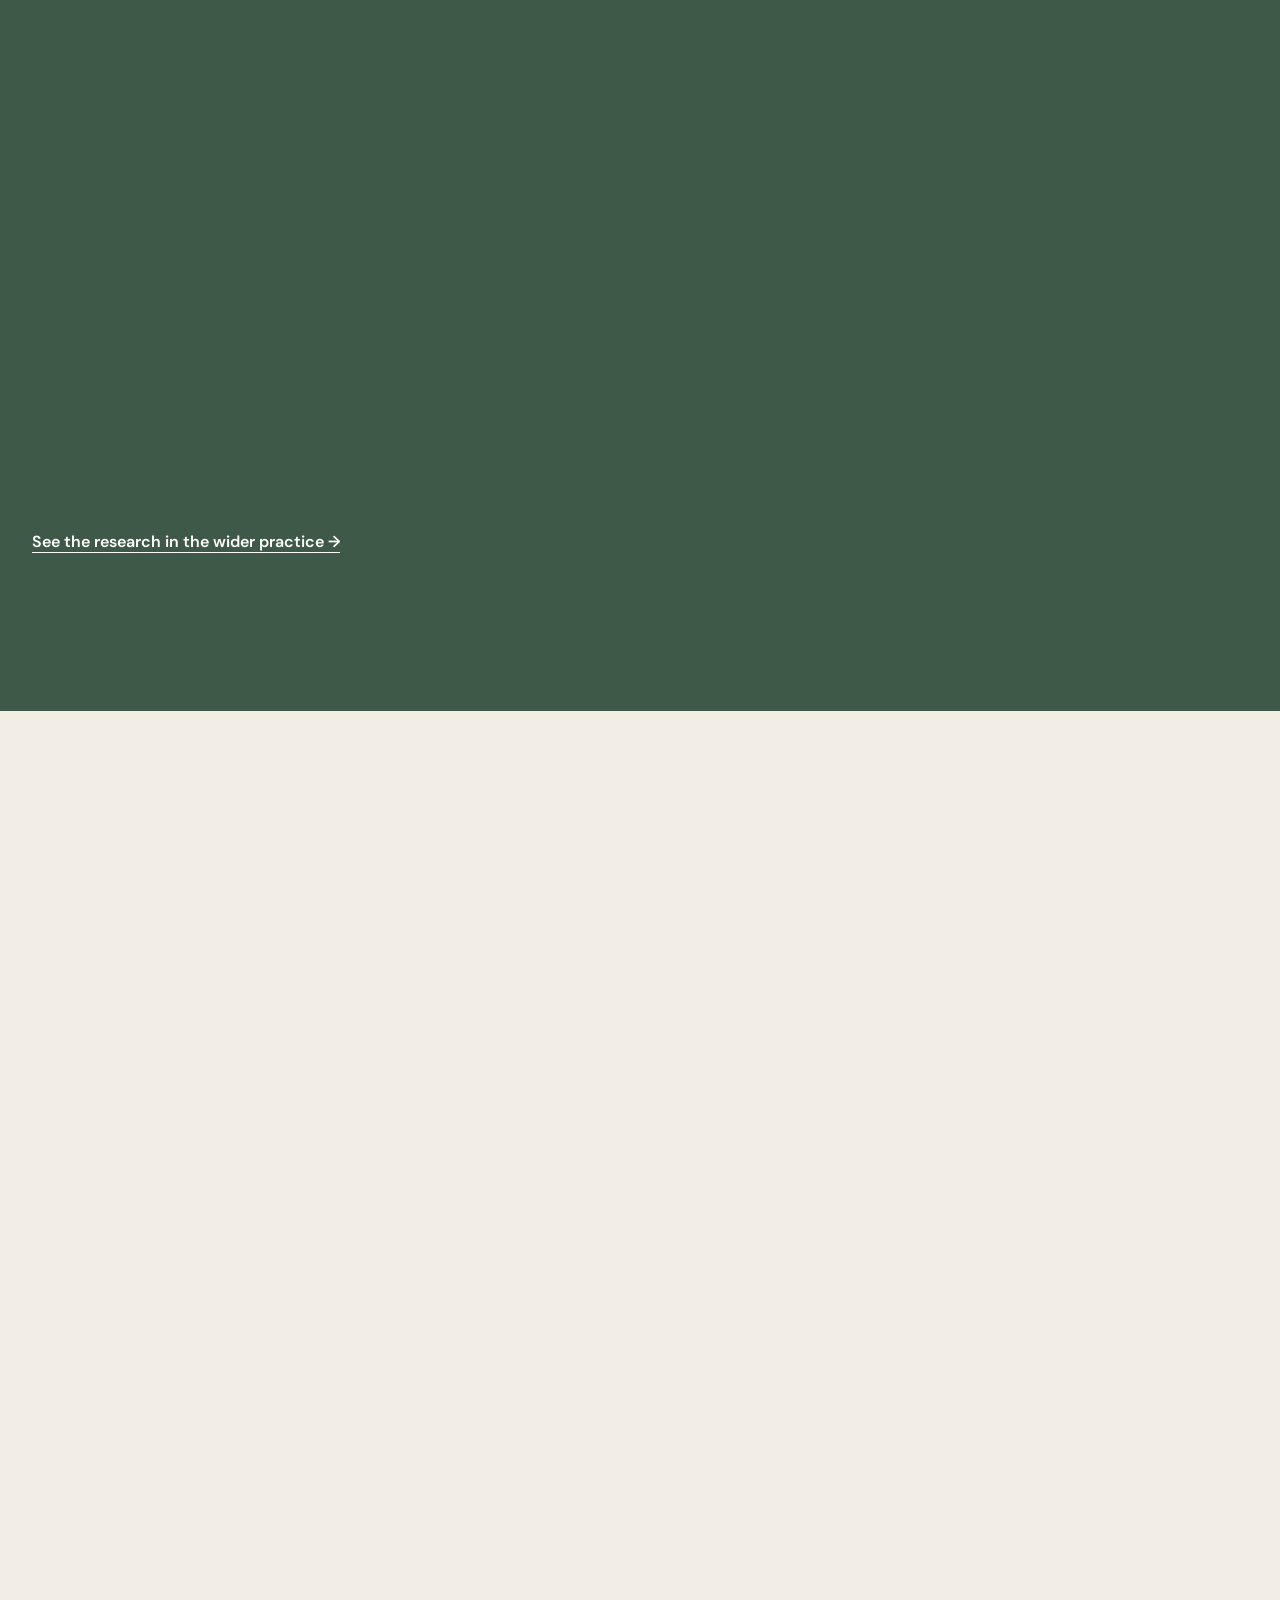
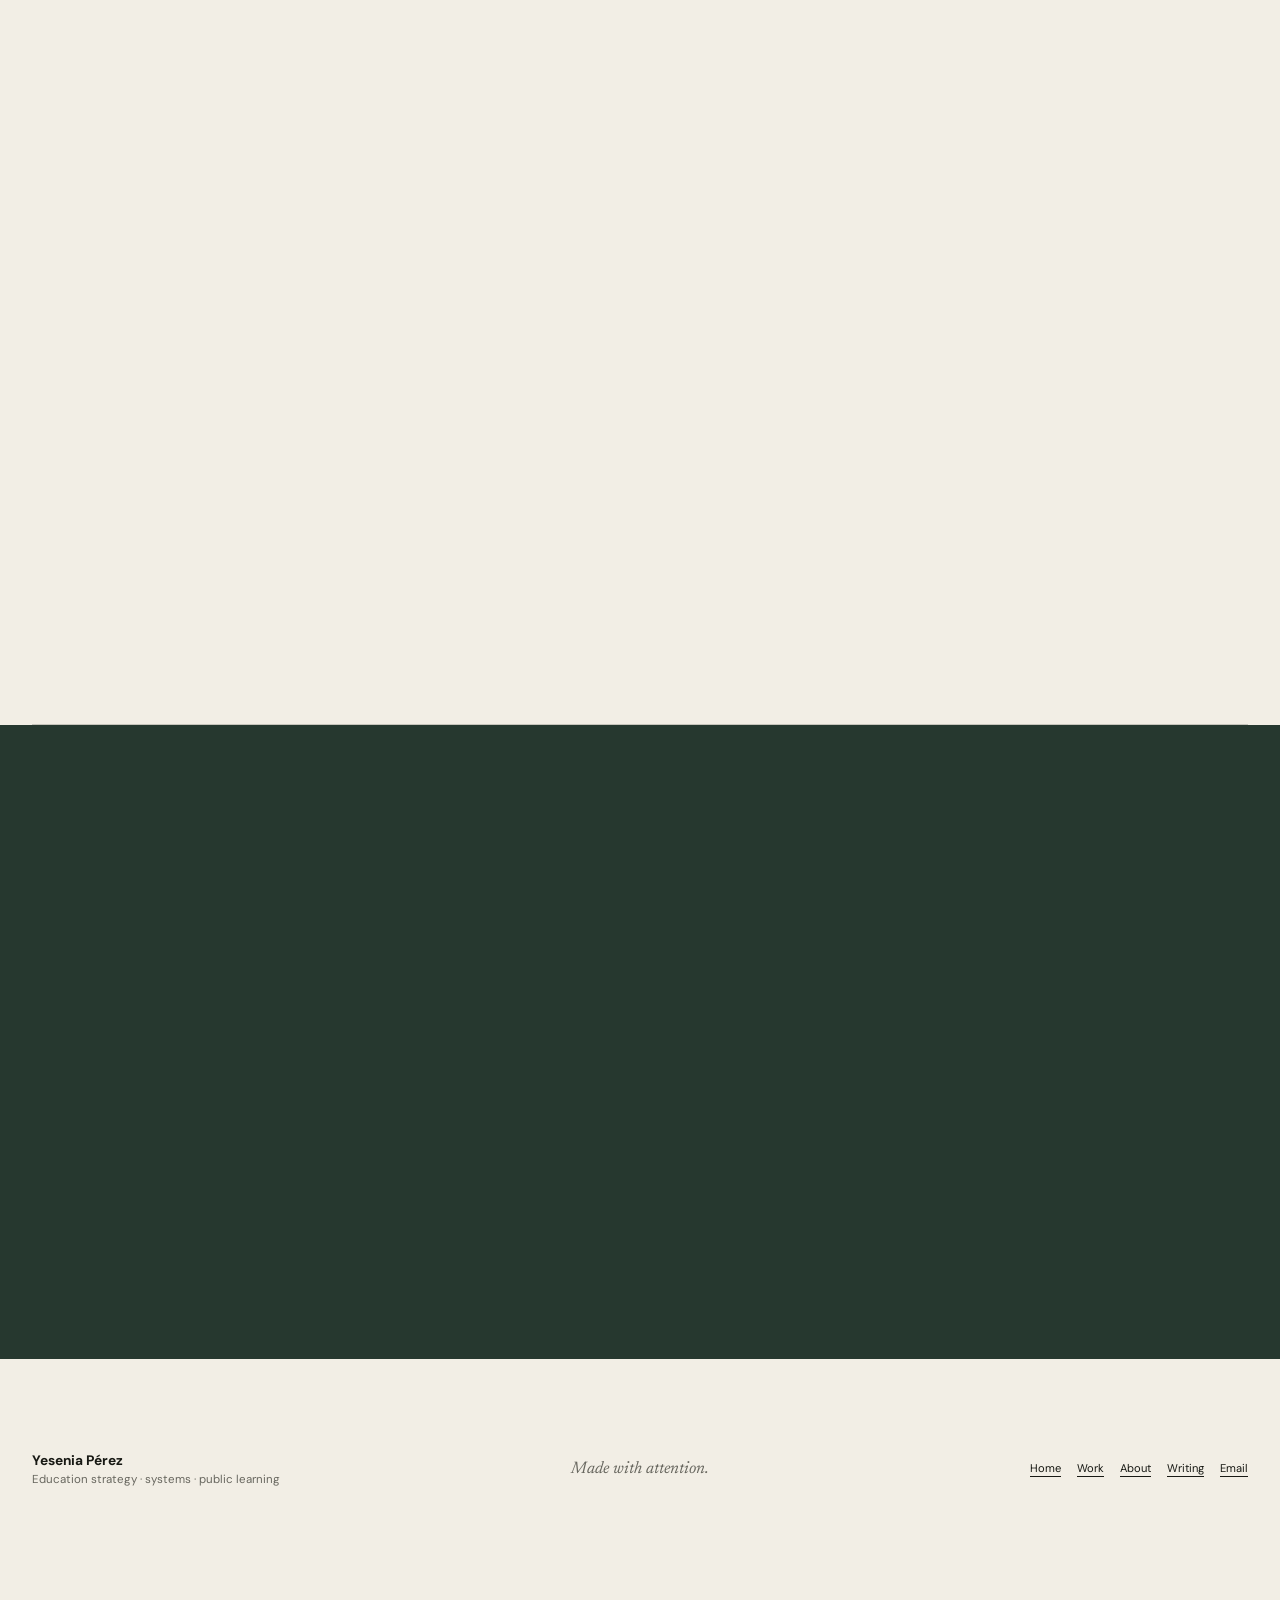
<file: research-archive.html>
<!doctype html>
<html lang="en">
<head>
  <meta charset="utf-8">
  <meta name="viewport" content="width=device-width, initial-scale=1">
  <meta name="robots" content="noindex">
  <link rel="canonical" href="https://yeseniaperezfina.github.io/research.html">
  <meta http-equiv="refresh" content="0; url=research.html">
  <title>Research moved — Yesenia Pérez</title>
</head>
<body>
  <p>This experimental research route has moved. <a href="research.html">Continue to Research &amp; Ideas.</a></p>
</body>
</html>
</file>
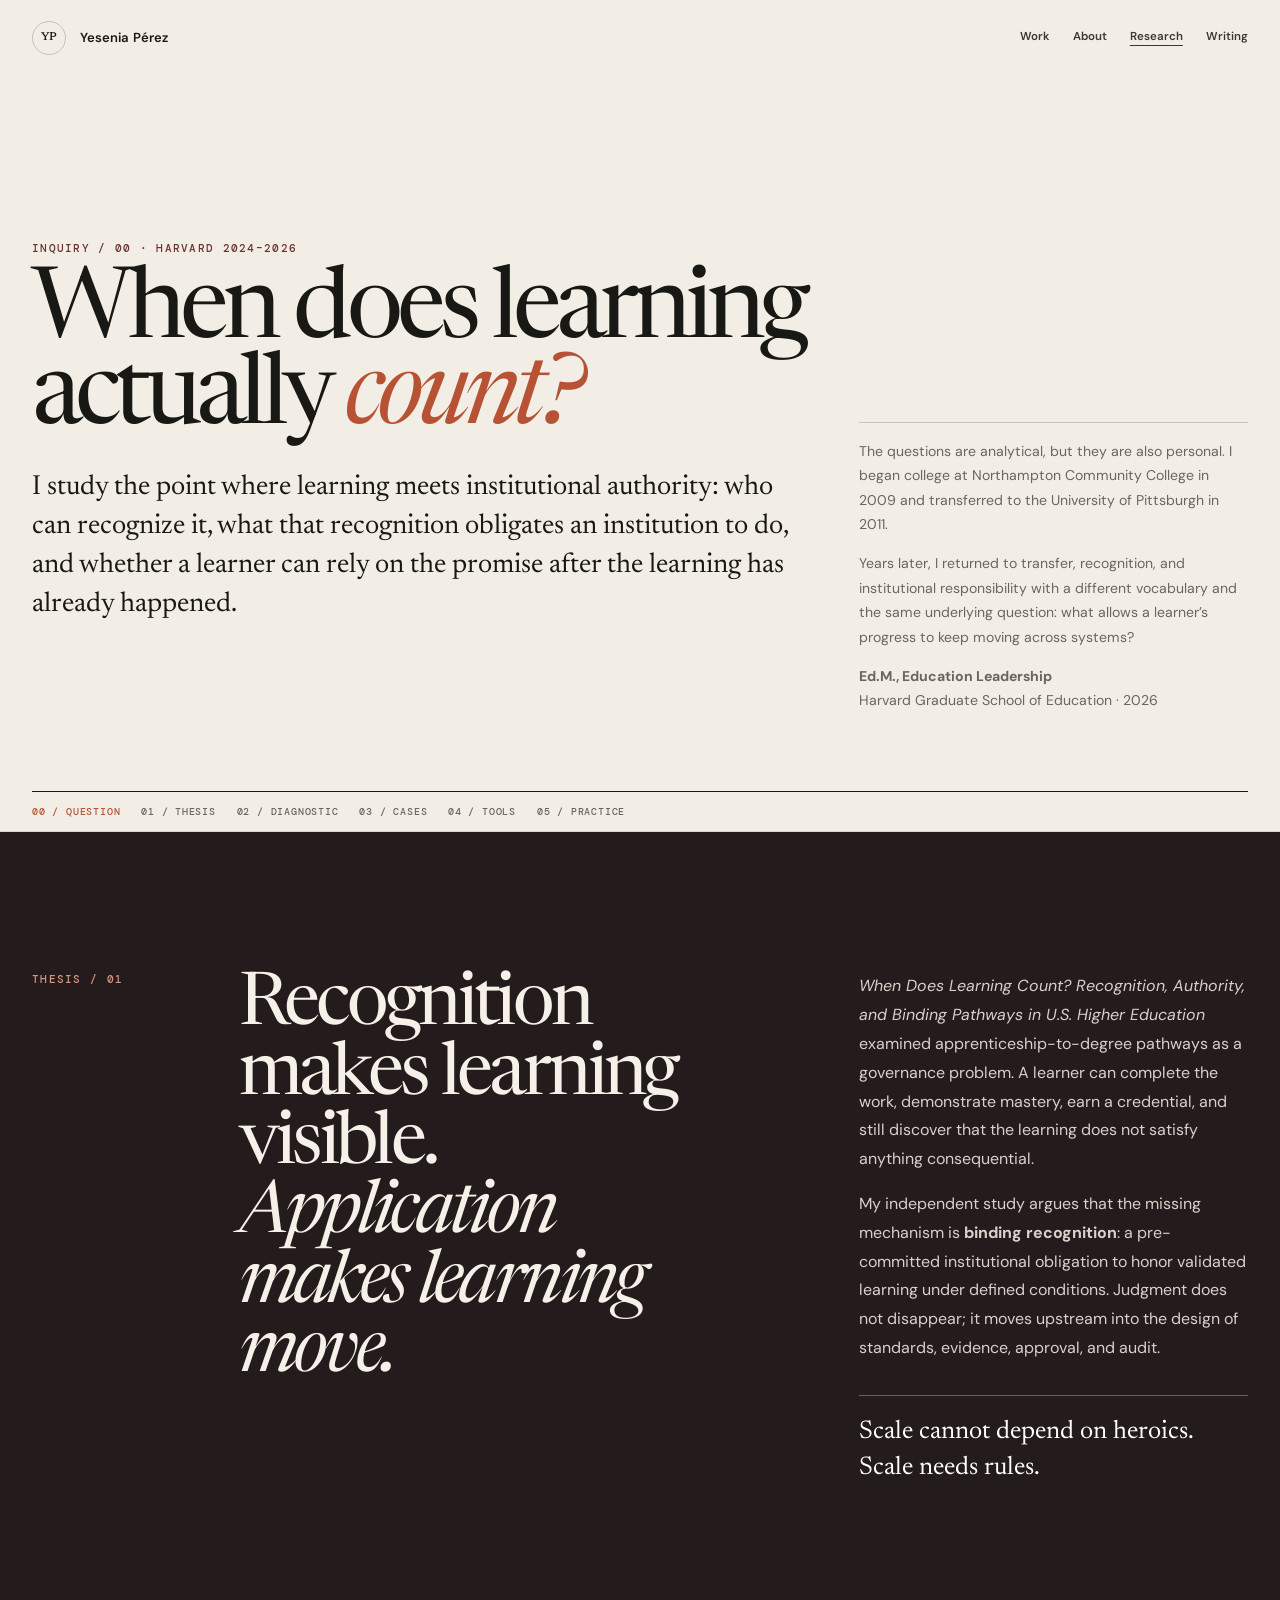
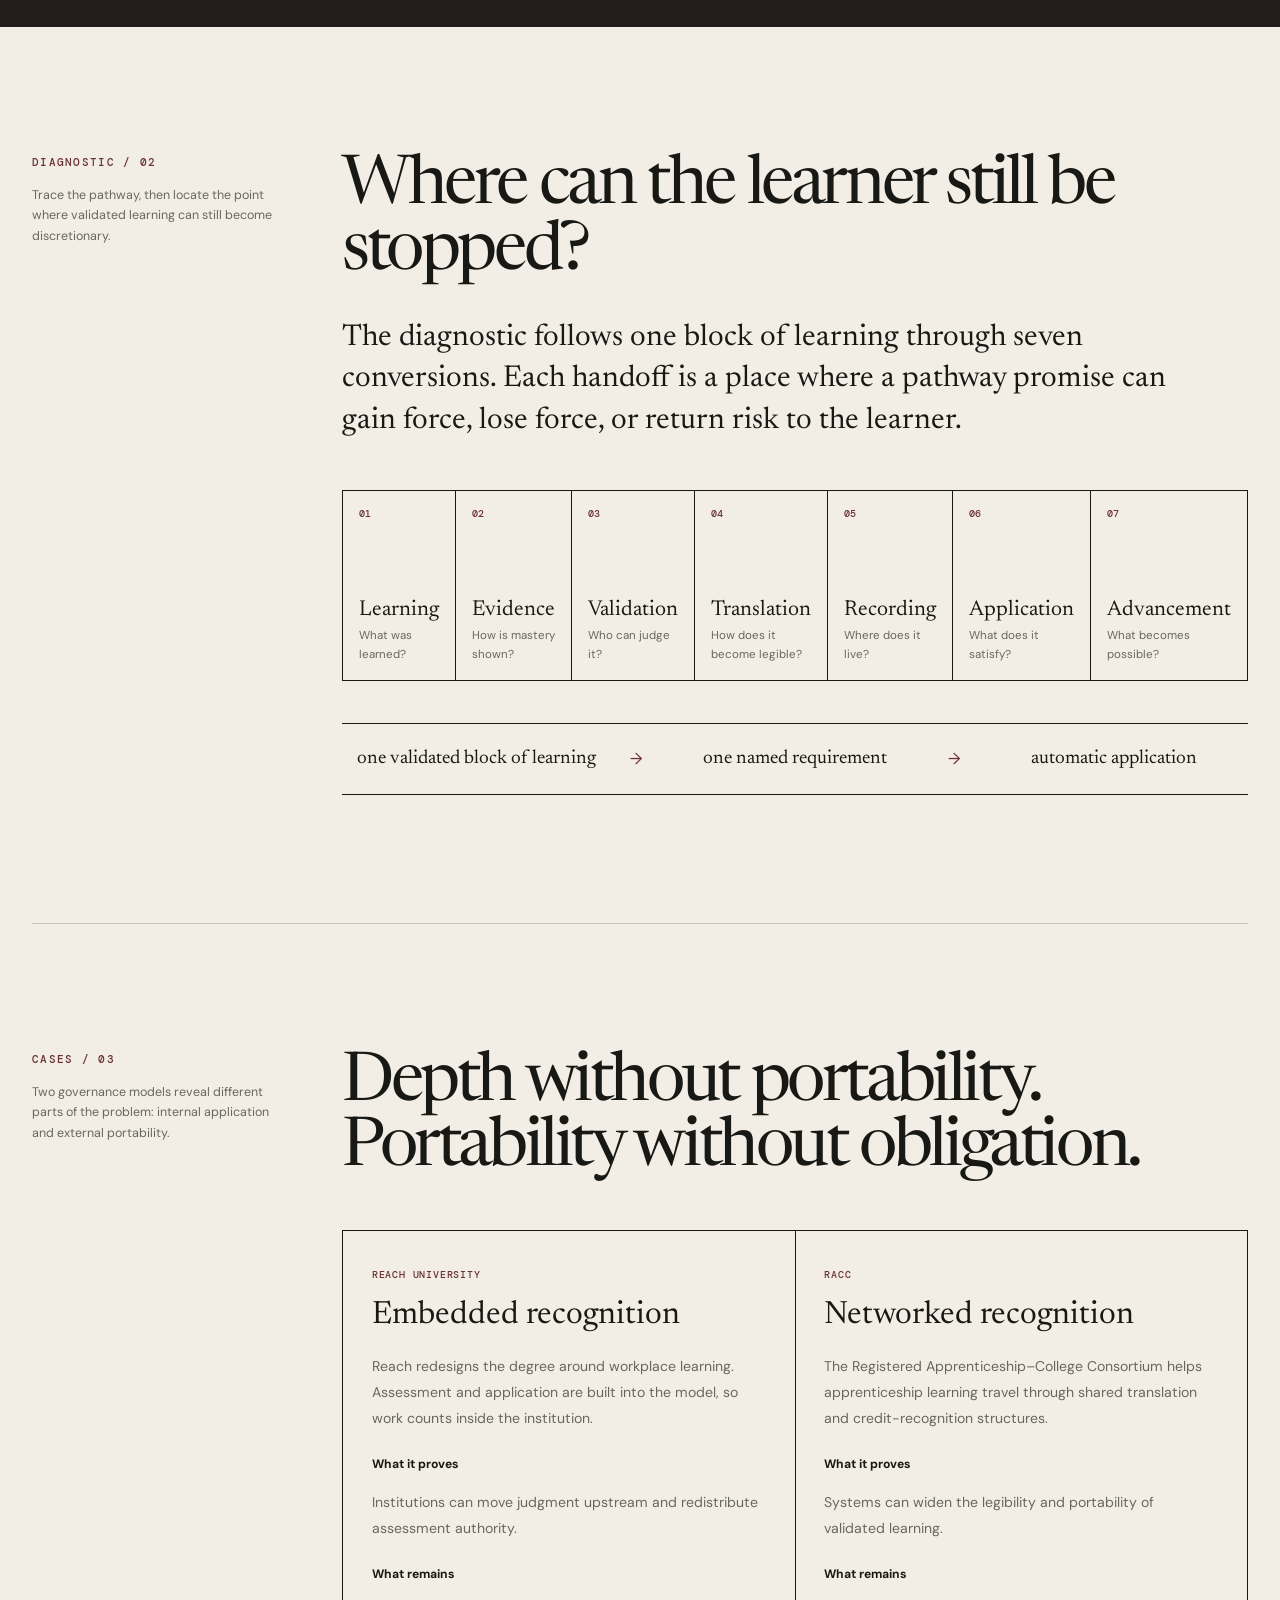
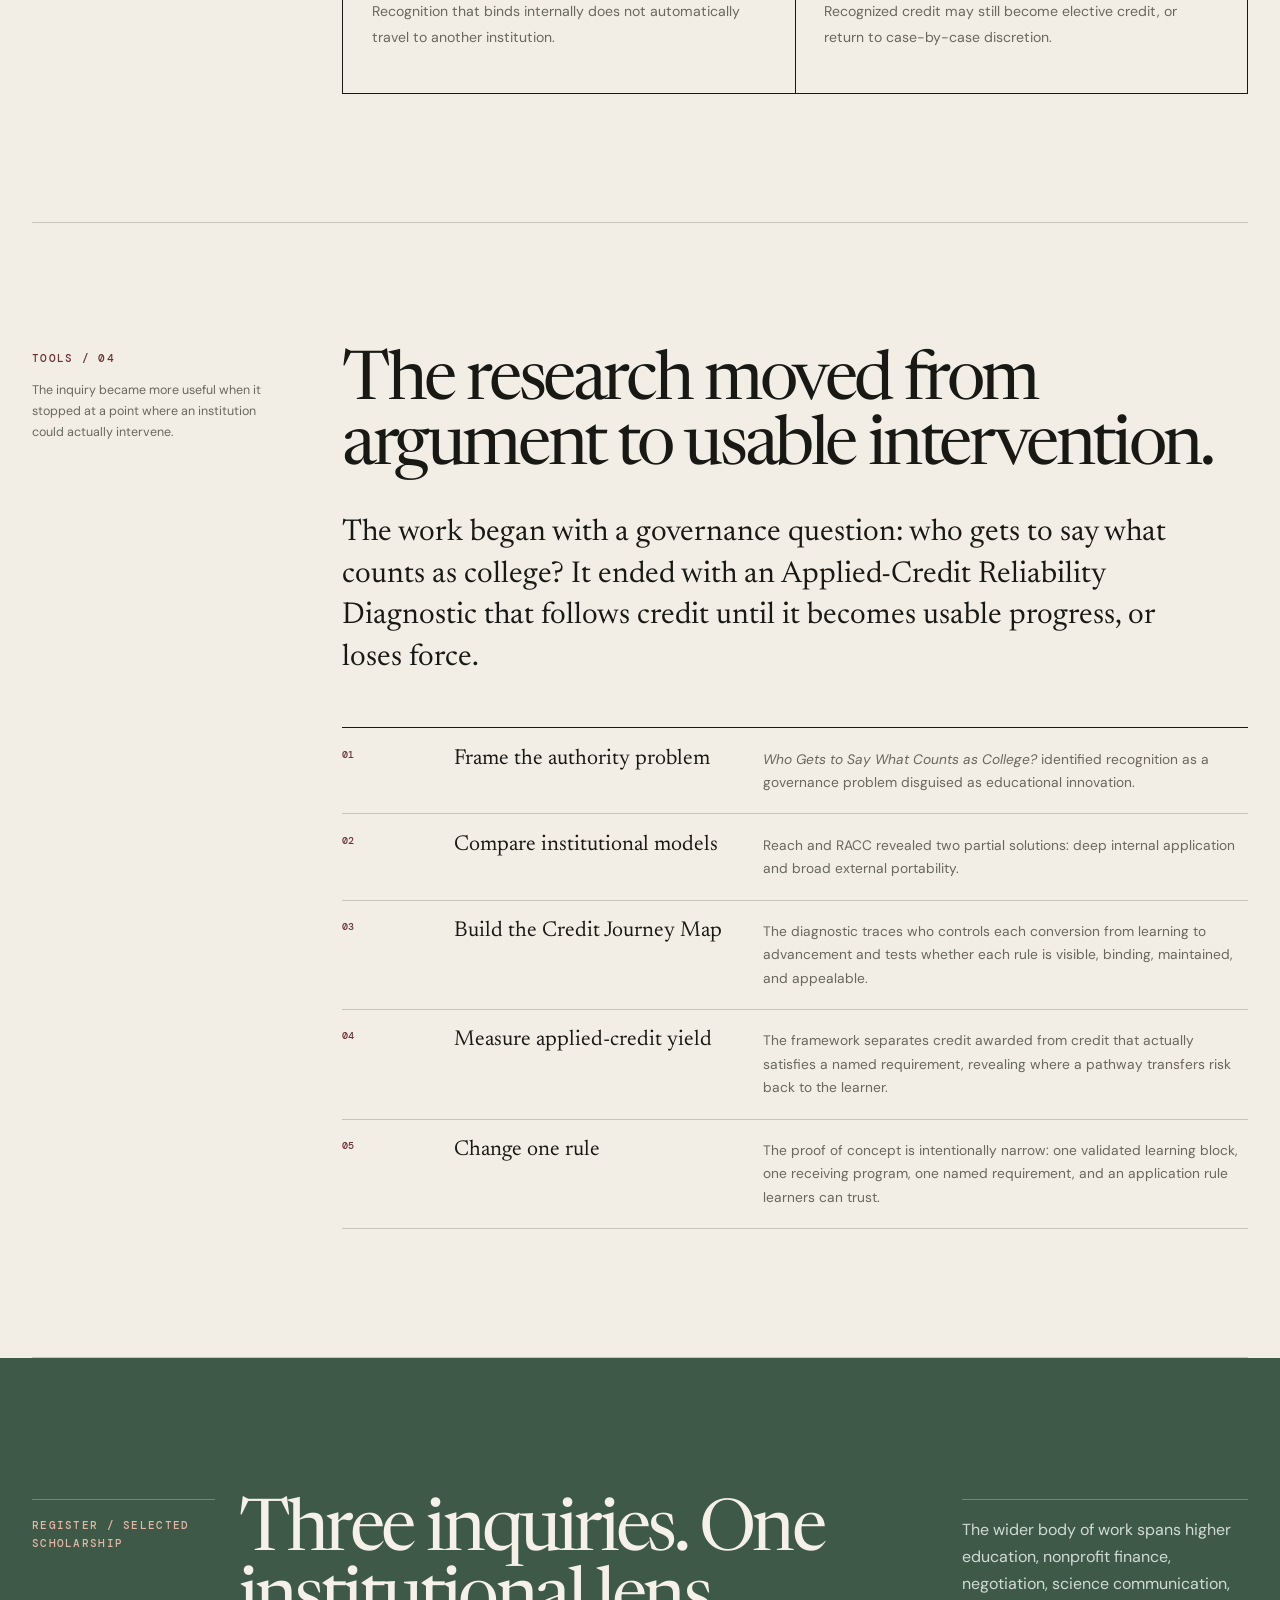
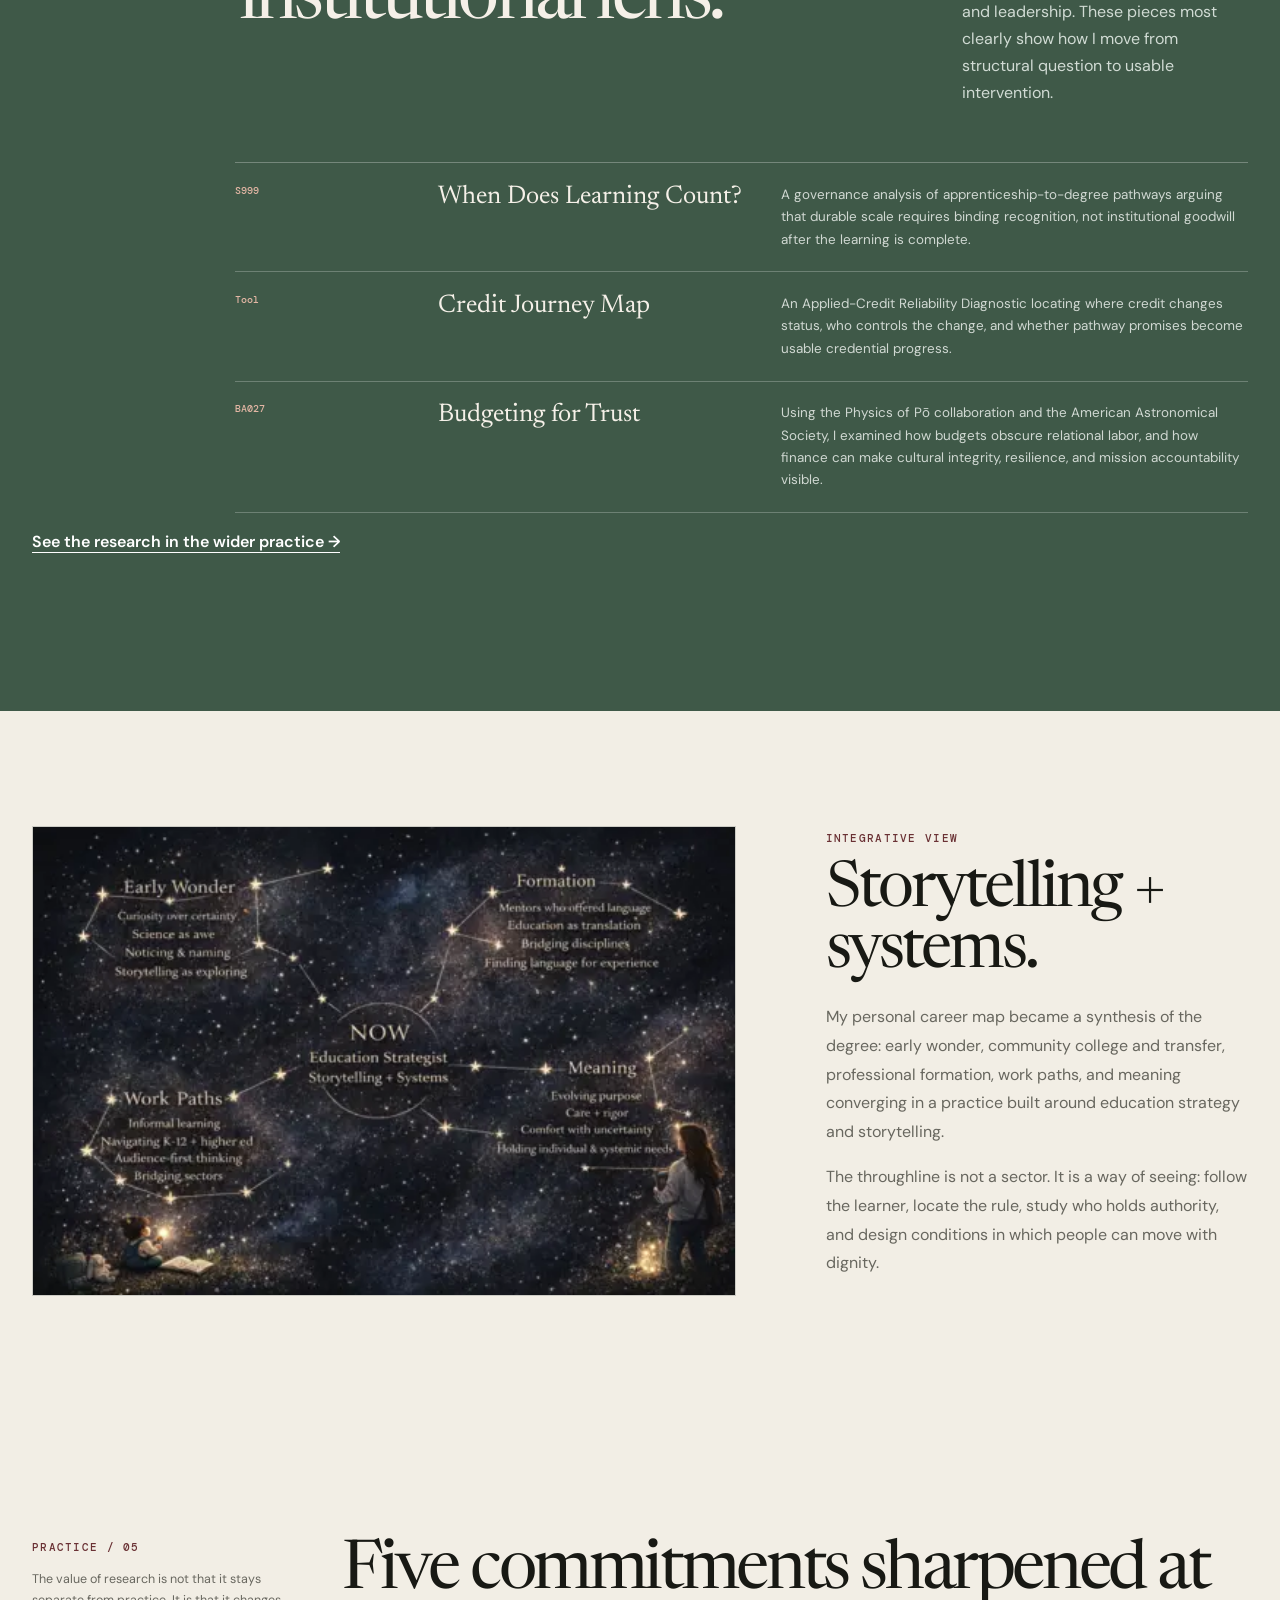
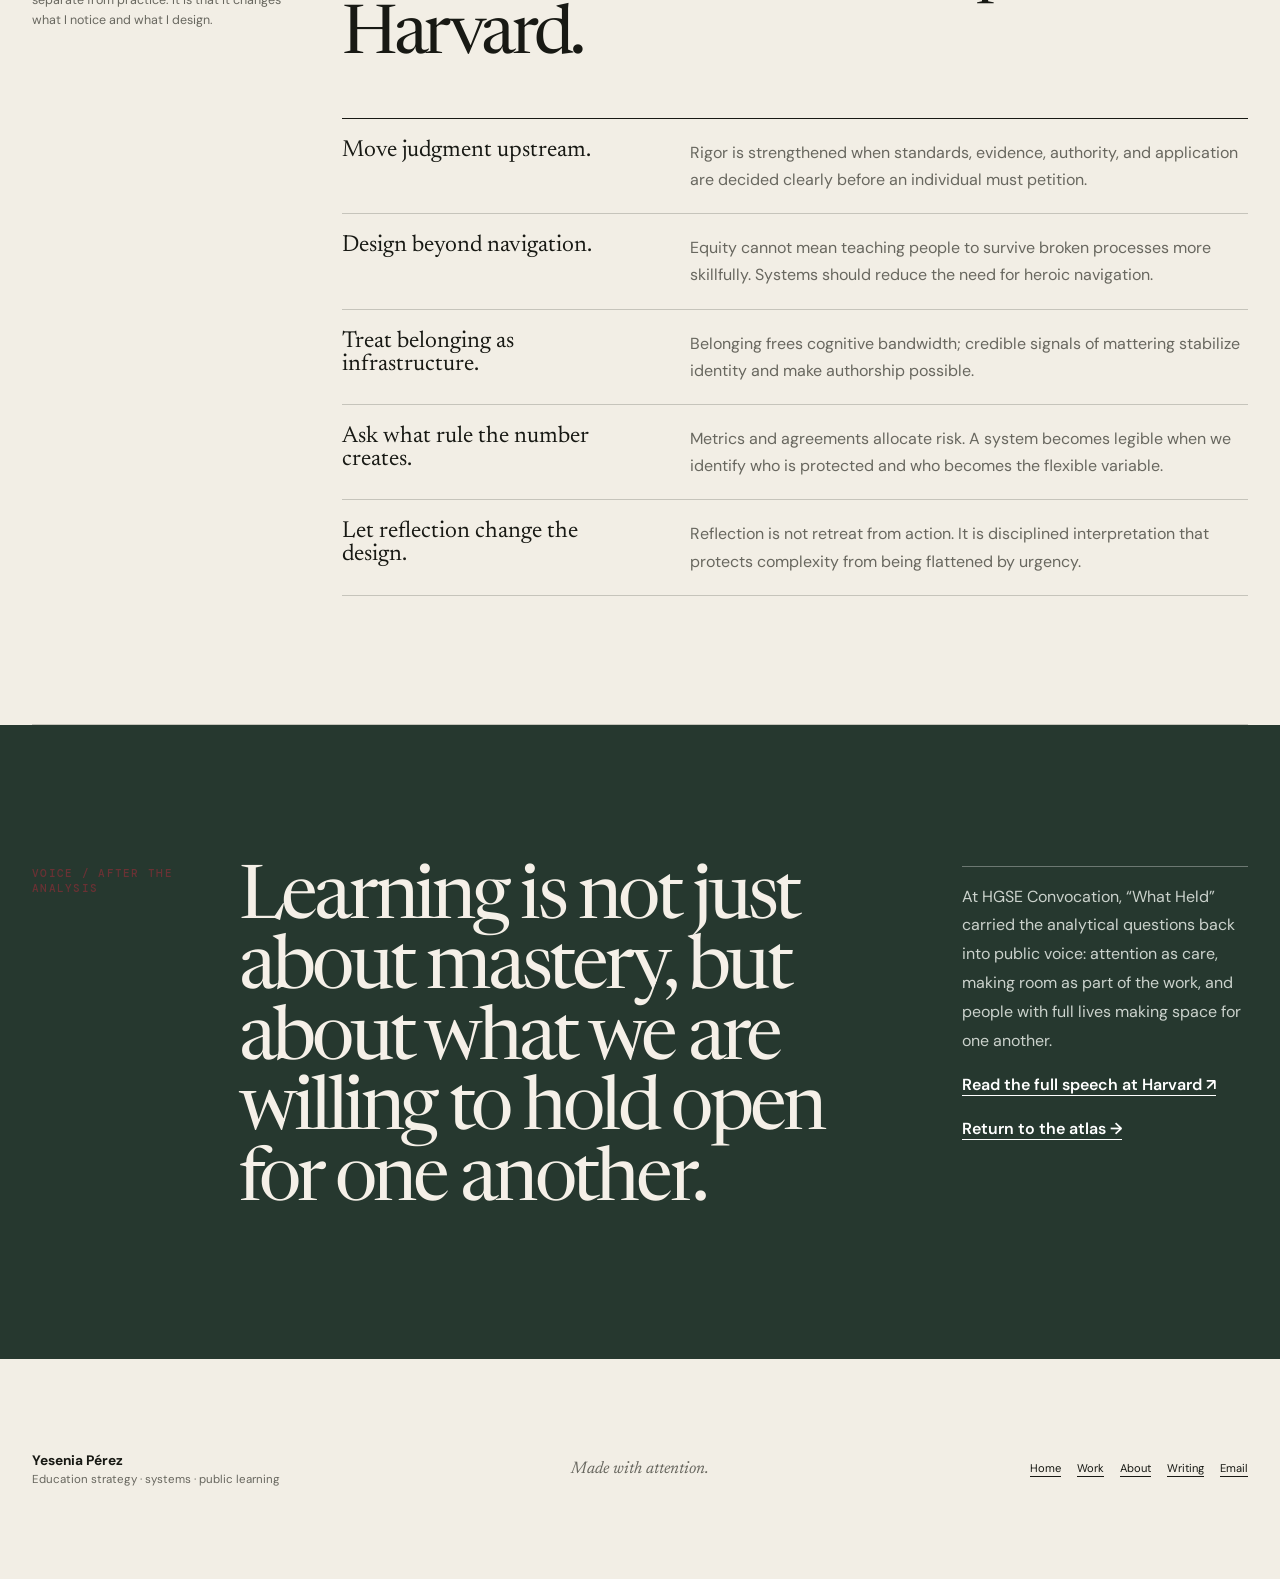
<file: research.html>
<!doctype html>
<html lang="en">
<head>
  <meta charset="utf-8">
  <meta name="viewport" content="width=device-width, initial-scale=1">
  <meta name="description" content="Research and ideas by Yesenia Pérez on learning pathways, recognition governance, transfer, student development, institutional trust, and science communication.">
  <meta name="theme-color" content="#f2eee5">
  <title>Research & Ideas — Yesenia Pérez</title>
  <link rel="preconnect" href="https://fonts.googleapis.com">
  <link rel="preconnect" href="https://fonts.gstatic.com" crossorigin>
  <link href="https://fonts.googleapis.com/css2?family=DM+Mono:wght@400;500&family=DM+Sans:wght@400;500;600&family=Newsreader:opsz,wght@6..72,400;6..72,500;6..72,600&display=swap" rel="stylesheet">
  <link rel="stylesheet" href="assets/css/atlas.css">
  <link rel="stylesheet" href="assets/css/atlas-pages.css">
  <link rel="stylesheet" href="assets/css/atlas-strands.css">
  <script src="assets/js/atlas.js" defer></script>
</head>
<body class="strand-page research-strand">
  <a class="skip-link" href="#main">Skip to content</a>
  <header class="atlas-header" data-header>
    <a class="atlas-mark" href="index.html" aria-label="Yesenia Pérez, home"><span class="atlas-mark-initials" aria-hidden="true">YP</span><span class="atlas-mark-name">Yesenia Pérez</span></a>
    <button class="menu-button" type="button" aria-expanded="false" aria-controls="site-nav">Menu</button>
    <nav id="site-nav" class="atlas-nav" aria-label="Primary navigation"><a href="work.html">Work</a><a href="about.html">About</a><a href="research.html" aria-current="page">Research</a><a href="writing.html">Writing</a></nav>
  </header>

  <main id="main">
    <section id="question" class="strand-hero shell" aria-labelledby="research-title">
      <div class="strand-hero-copy reveal">
        <p class="section-code">Inquiry / 00 · Harvard 2024–2026</p>
        <h1 id="research-title">When does learning actually <em>count?</em></h1>
        <p class="strand-lede">I study the point where learning meets institutional authority: who can recognize it, what that recognition obligates an institution to do, and whether a learner can rely on the promise after the learning has already happened.</p>
      </div>
      <aside class="strand-hero-note reveal">
        <p>The questions are analytical, but they are also personal. I began college at Northampton Community College in 2009 and transferred to the University of Pittsburgh in 2011.</p>
        <p>Years later, I returned to transfer, recognition, and institutional responsibility with a different vocabulary and the same underlying question: what allows a learner’s progress to keep moving across systems?</p>
        <p><strong>Ed.M., Education Leadership</strong><br>Harvard Graduate School of Education · 2026</p>
      </aside>
    </section>

    <nav class="strand-nav" aria-label="Research page chapters"><div class="shell strand-nav-inner"><a href="#question">00 / Question</a><a href="#thesis">01 / Thesis</a><a href="#diagnostic">02 / Diagnostic</a><a href="#cases">03 / Cases</a><a href="#tools">04 / Tools</a><a href="#practice">05 / Practice</a></div></nav>

    <section id="thesis" class="analysis-thesis" aria-labelledby="thesis-title">
      <div class="shell analysis-thesis-grid reveal">
        <p class="section-code">Thesis / 01</p>
        <h2 id="thesis-title">Recognition makes learning visible. <em>Application makes learning move.</em></h2>
        <div class="analysis-thesis-copy">
          <p><em>When Does Learning Count? Recognition, Authority, and Binding Pathways in U.S. Higher Education</em> examined apprenticeship-to-degree pathways as a governance problem. A learner can complete the work, demonstrate mastery, earn a credential, and still discover that the learning does not satisfy anything consequential.</p>
          <p>My independent study argues that the missing mechanism is <strong>binding recognition</strong>: a pre-committed institutional obligation to honor validated learning under defined conditions. Judgment does not disappear; it moves upstream into the design of standards, evidence, approval, and audit.</p>
          <blockquote>Scale cannot depend on heroics. Scale needs rules.</blockquote>
        </div>
      </div>
    </section>

    <section id="diagnostic" class="editorial-section shell" aria-labelledby="diagnostic-title">
      <aside class="editorial-rail reveal"><p class="section-code">Diagnostic / 02</p><p>Trace the pathway, then locate the point where validated learning can still become discretionary.</p></aside>
      <div class="editorial-body wide reveal">
        <h2 id="diagnostic-title">Where can the learner still be stopped?</h2>
        <p class="lead">The diagnostic follows one block of learning through seven conversions. Each handoff is a place where a pathway promise can gain force, lose force, or return risk to the learner.</p>
        <div class="diagnostic-wrap" tabindex="0" aria-label="Seven-stage recognition pathway">
          <ol class="diagnostic-path">
            <li><span>01</span><strong>Learning</strong><small>What was learned?</small></li>
            <li><span>02</span><strong>Evidence</strong><small>How is mastery shown?</small></li>
            <li><span>03</span><strong>Validation</strong><small>Who can judge it?</small></li>
            <li><span>04</span><strong>Translation</strong><small>How does it become legible?</small></li>
            <li><span>05</span><strong>Recording</strong><small>Where does it live?</small></li>
            <li><span>06</span><strong>Application</strong><small>What does it satisfy?</small></li>
            <li><span>07</span><strong>Advancement</strong><small>What becomes possible?</small></li>
          </ol>
        </div>
        <div class="analysis-rule" aria-label="Unit of reform"><p>one validated block of learning</p><b aria-hidden="true">→</b><p>one named requirement</p><b aria-hidden="true">→</b><p>automatic application</p></div>
      </div>
    </section>

    <section id="cases" class="editorial-section shell" aria-labelledby="cases-title">
      <aside class="editorial-rail reveal"><p class="section-code">Cases / 03</p><p>Two governance models reveal different parts of the problem: internal application and external portability.</p></aside>
      <div class="editorial-body wide reveal">
        <h2 id="cases-title">Depth without portability. Portability without obligation.</h2>
        <div class="case-comparison">
          <article><span>Reach University</span><h3>Embedded recognition</h3><p>Reach redesigns the degree around workplace learning. Assessment and application are built into the model, so work counts inside the institution.</p><strong>What it proves</strong><p>Institutions can move judgment upstream and redistribute assessment authority.</p><strong>What remains</strong><p>Recognition that binds internally does not automatically travel to another institution.</p></article>
          <article><span>RACC</span><h3>Networked recognition</h3><p>The Registered Apprenticeship–College Consortium helps apprenticeship learning travel through shared translation and credit-recognition structures.</p><strong>What it proves</strong><p>Systems can widen the legibility and portability of validated learning.</p><strong>What remains</strong><p>Recognized credit may still become elective credit, or return to case-by-case discretion.</p></article>
        </div>
      </div>
    </section>

    <section id="tools" class="editorial-section shell" aria-labelledby="tools-title">
      <aside class="editorial-rail reveal"><p class="section-code">Tools / 04</p><p>The inquiry became more useful when it stopped at a point where an institution could actually intervene.</p></aside>
      <div class="editorial-body wide reveal">
        <h2 id="tools-title">The research moved from argument to usable intervention.</h2>
        <p class="lead">The work began with a governance question: who gets to say what counts as college? It ended with an Applied-Credit Reliability Diagnostic that follows credit until it becomes usable progress, or loses force.</p>
        <div class="inquiry-sequence">
          <div><span>01</span><strong>Frame the authority problem</strong><p><em>Who Gets to Say What Counts as College?</em> identified recognition as a governance problem disguised as educational innovation.</p></div>
          <div><span>02</span><strong>Compare institutional models</strong><p>Reach and RACC revealed two partial solutions: deep internal application and broad external portability.</p></div>
          <div><span>03</span><strong>Build the Credit Journey Map</strong><p>The diagnostic traces who controls each conversion from learning to advancement and tests whether each rule is visible, binding, maintained, and appealable.</p></div>
          <div><span>04</span><strong>Measure applied-credit yield</strong><p>The framework separates credit awarded from credit that actually satisfies a named requirement, revealing where a pathway transfers risk back to the learner.</p></div>
          <div><span>05</span><strong>Change one rule</strong><p>The proof of concept is intentionally narrow: one validated learning block, one receiving program, one named requirement, and an application rule learners can trust.</p></div>
        </div>
      </div>
    </section>

    <section class="ideas-band" aria-labelledby="ideas-title">
      <div class="shell">
        <header class="ideas-heading reveal"><p class="section-code">Register / selected scholarship</p><h2 id="ideas-title">Three inquiries. One institutional lens.</h2><p>The wider body of work spans higher education, nonprofit finance, negotiation, science communication, and leadership. These pieces most clearly show how I move from structural question to usable intervention.</p></header>
        <div class="idea-register reveal">
          <article><span>S999</span><h3>When Does Learning Count?</h3><p>A governance analysis of apprenticeship-to-degree pathways arguing that durable scale requires binding recognition, not institutional goodwill after the learning is complete.</p></article>
          <article><span>Tool</span><h3>Credit Journey Map</h3><p>An Applied-Credit Reliability Diagnostic locating where credit changes status, who controls the change, and whether pathway promises become usable credential progress.</p></article>
          <article><span>BA027</span><h3>Budgeting for Trust</h3><p>Using the Physics of Pō collaboration and the American Astronomical Society, I examined how budgets obscure relational labor, and how finance can make cultural integrity, resilience, and mission accountability visible.</p></article>
        </div>
        <p><a href="work.html" style="color:#fff;font-weight:600;text-underline-offset:5px">See the research in the wider practice →</a></p>
      </div>
    </section>

    <section class="career-map-band shell reveal" aria-labelledby="map-title">
      <div class="career-map-grid">
        <img src="assets/images/harvard-career-map.svg" alt="Yesenia’s personal career map drawn as constellations connecting early wonder, formation, work paths, meaning, and her current practice as an education strategist" width="800" height="533">
        <div class="career-map-copy"><p class="section-code">Integrative view</p><h2 id="map-title">Storytelling + systems.</h2><p>My personal career map became a synthesis of the degree: early wonder, community college and transfer, professional formation, work paths, and meaning converging in a practice built around education strategy and storytelling.</p><p>The throughline is not a sector. It is a way of seeing: follow the learner, locate the rule, study who holds authority, and design conditions in which people can move with dignity.</p></div>
      </div>
    </section>

    <section id="practice" class="editorial-section shell" aria-labelledby="commitments-title">
      <aside class="editorial-rail reveal"><p class="section-code">Practice / 05</p><p>The value of research is not that it stays separate from practice. It is that it changes what I notice and what I design.</p></aside>
      <div class="editorial-body wide reveal">
        <h2 id="commitments-title">Five commitments sharpened at Harvard.</h2>
        <div class="commitment-list">
          <div><strong>Move judgment upstream.</strong><p>Rigor is strengthened when standards, evidence, authority, and application are decided clearly before an individual must petition.</p></div>
          <div><strong>Design beyond navigation.</strong><p>Equity cannot mean teaching people to survive broken processes more skillfully. Systems should reduce the need for heroic navigation.</p></div>
          <div><strong>Treat belonging as infrastructure.</strong><p>Belonging frees cognitive bandwidth; credible signals of mattering stabilize identity and make authorship possible.</p></div>
          <div><strong>Ask what rule the number creates.</strong><p>Metrics and agreements allocate risk. A system becomes legible when we identify who is protected and who becomes the flexible variable.</p></div>
          <div><strong>Let reflection change the design.</strong><p>Reflection is not retreat from action. It is disciplined interpretation that protects complexity from being flattened by urgency.</p></div>
        </div>
      </div>
    </section>

    <section class="strand-close" aria-labelledby="research-close-title"><div class="shell strand-close-grid reveal"><p class="section-code">Voice / after the analysis</p><blockquote id="research-close-title">Learning is not just about mastery, but about what we are willing to hold open for one another.</blockquote><div class="strand-close-copy"><p>At HGSE Convocation, “What Held” carried the analytical questions back into public voice: attention as care, making room as part of the work, and people with full lives making space for one another.</p><p><a href="https://www.gse.harvard.edu/ideas/news/26/06/what-held">Read the full speech at Harvard ↗</a></p><a href="work.html">Return to the atlas →</a></div></div></section>
  </main>

  <footer class="atlas-footer shell"><div><strong>Yesenia Pérez</strong><span>Education strategy · systems · public learning</span></div><p>Made with attention.</p><nav aria-label="Footer"><a href="index.html">Home</a><a href="work.html">Work</a><a href="about.html">About</a><a href="writing.html">Writing</a><a href="mailto:yperez@gse.harvard.edu">Email</a></nav></footer>
</body>
</html>
</file>
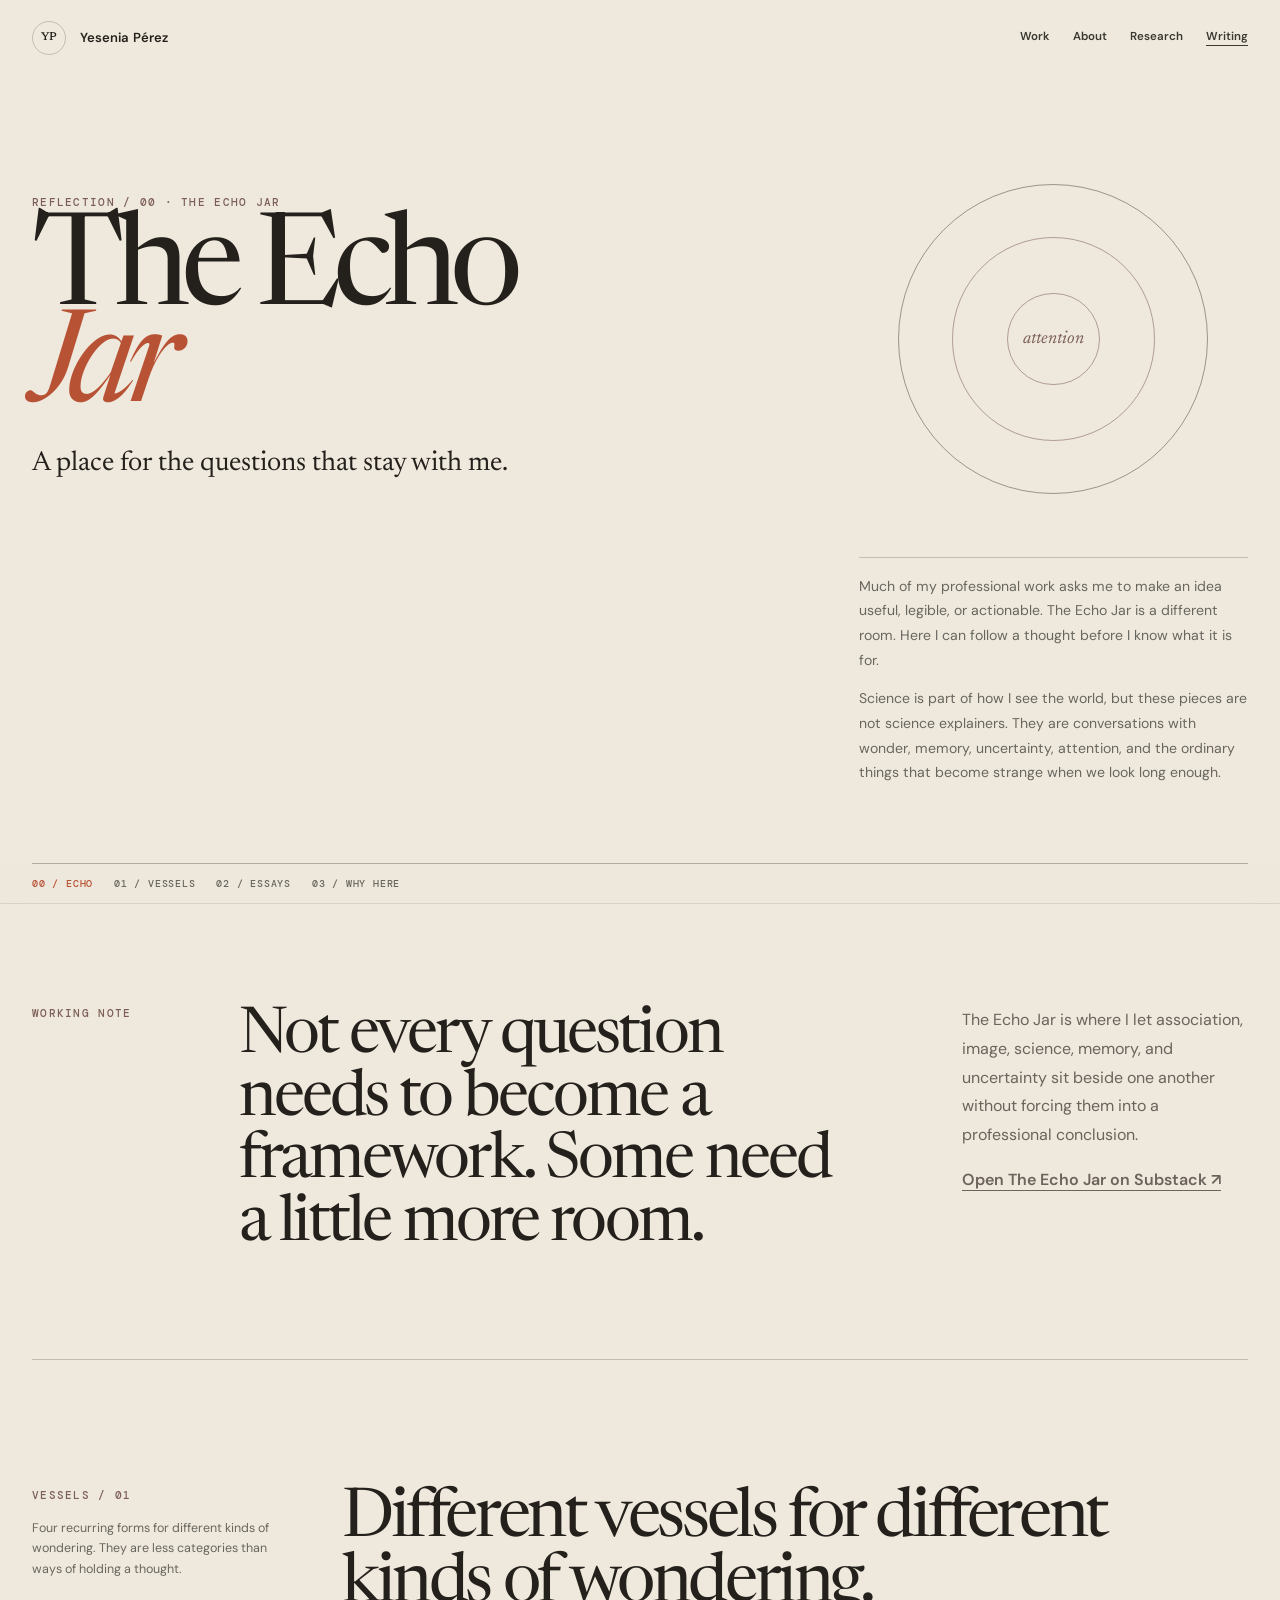
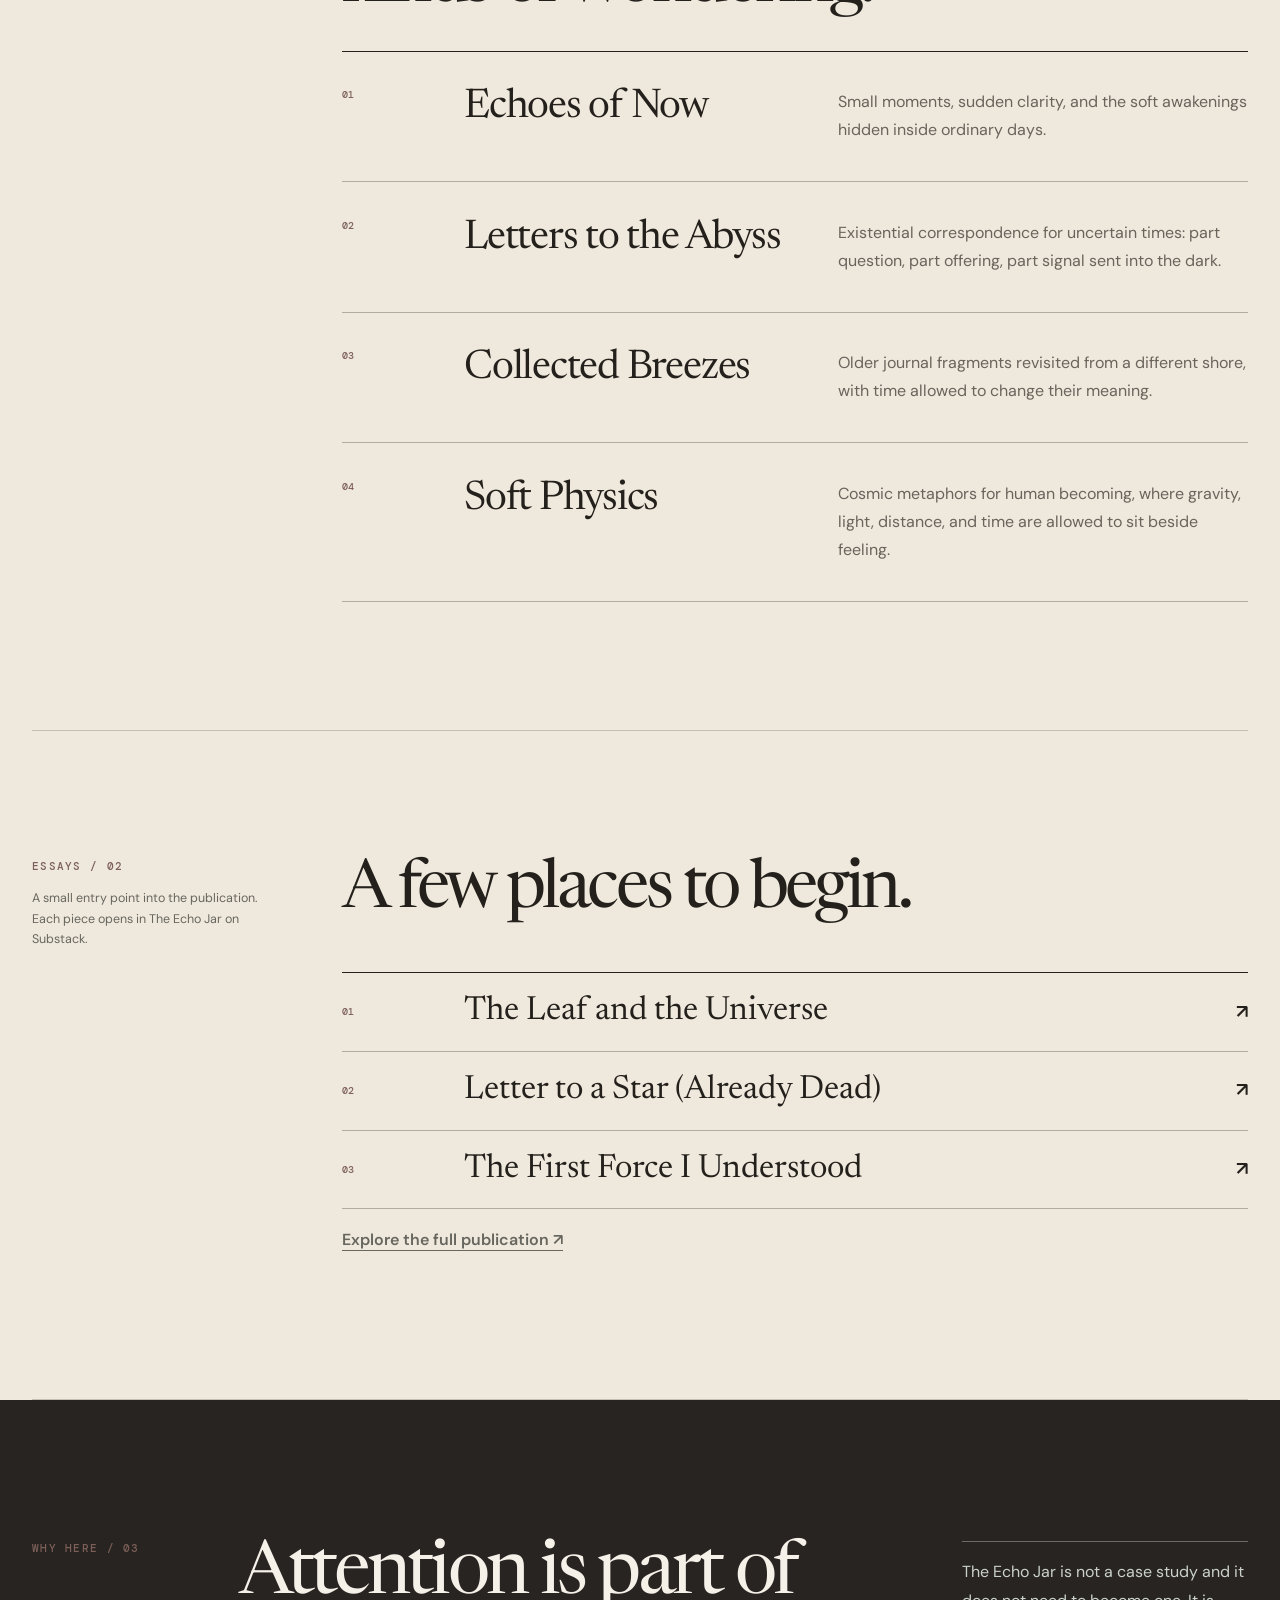
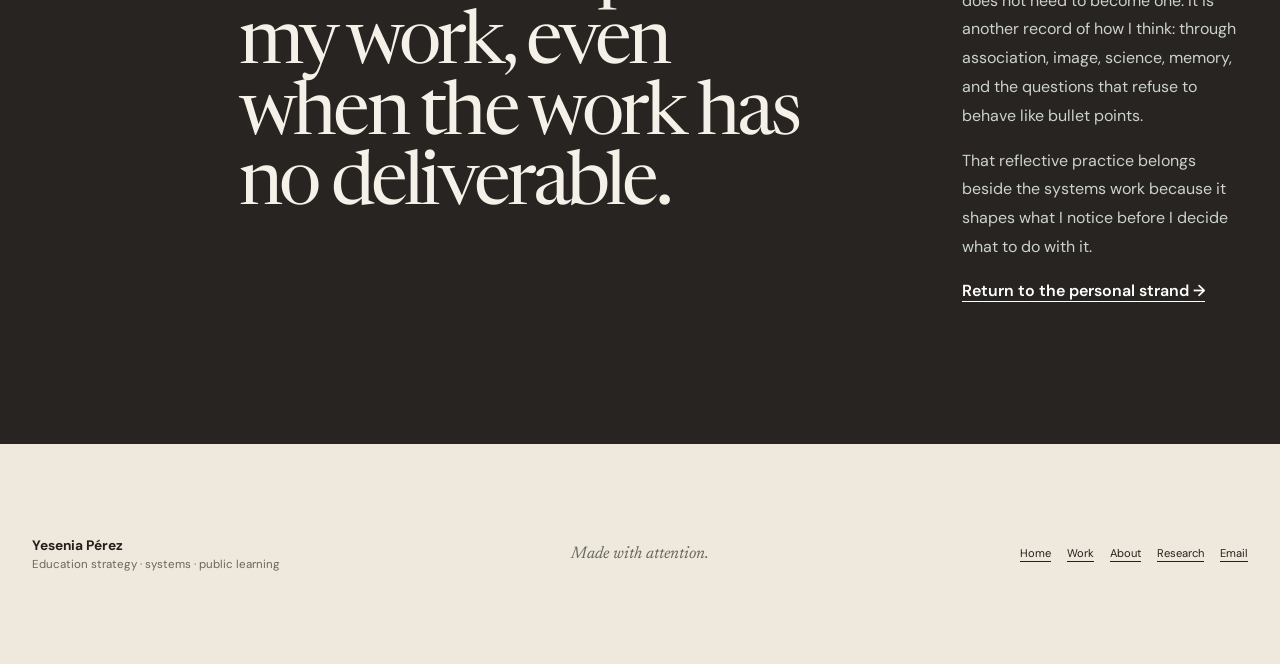
<file: writing.html>
<!doctype html>
<html lang="en">
<head>
  <meta charset="utf-8">
  <meta name="viewport" content="width=device-width, initial-scale=1">
  <meta name="description" content="The Echo Jar, personal writing by Yesenia Pérez: essays on wonder, uncertainty, memory, science, and becoming.">
  <meta name="theme-color" content="#efe8dc">
  <title>The Echo Jar — Yesenia Pérez</title>
  <link rel="preconnect" href="https://fonts.googleapis.com">
  <link rel="preconnect" href="https://fonts.gstatic.com" crossorigin>
  <link href="https://fonts.googleapis.com/css2?family=DM+Mono:wght@400;500&family=DM+Sans:wght@400;500;600&family=Newsreader:opsz,wght@6..72,400;6..72,500;6..72,600&display=swap" rel="stylesheet">
  <link rel="stylesheet" href="assets/css/atlas.css">
  <link rel="stylesheet" href="assets/css/atlas-pages.css">
  <link rel="stylesheet" href="assets/css/atlas-strands.css">
  <script src="assets/js/atlas.js" defer></script>
</head>
<body class="strand-page echo-strand">
  <a class="skip-link" href="#main">Skip to content</a>
  <header class="atlas-header" data-header>
    <a class="atlas-mark" href="index.html" aria-label="Yesenia Pérez, home"><span class="atlas-mark-initials" aria-hidden="true">YP</span><span class="atlas-mark-name">Yesenia Pérez</span></a>
    <button class="menu-button" type="button" aria-expanded="false" aria-controls="site-nav">Menu</button>
    <nav id="site-nav" class="atlas-nav" aria-label="Primary navigation"><a href="work.html">Work</a><a href="about.html">About</a><a href="research.html">Research</a><a href="writing.html" aria-current="page">Writing</a></nav>
  </header>

  <main id="main">
    <section id="echo" class="strand-hero shell" aria-labelledby="echo-title">
      <div class="strand-hero-copy reveal">
        <p class="section-code">Reflection / 00 · The Echo Jar</p>
        <h1 id="echo-title">The Echo<br><em>Jar</em></h1>
        <p class="strand-lede">A place for the questions that stay with me.</p>
      </div>
      <div class="echo-mark reveal" aria-hidden="true"><span>attention</span></div>
      <aside class="strand-hero-note reveal"><p>Much of my professional work asks me to make an idea useful, legible, or actionable. The Echo Jar is a different room. Here I can follow a thought before I know what it is for.</p><p>Science is part of how I see the world, but these pieces are not science explainers. They are conversations with wonder, memory, uncertainty, attention, and the ordinary things that become strange when we look long enough.</p></aside>
    </section>

    <nav class="strand-nav" aria-label="Echo Jar page chapters"><div class="shell strand-nav-inner"><a href="#echo">00 / Echo</a><a href="#vessels">01 / Vessels</a><a href="#essays">02 / Essays</a><a href="#why">03 / Why here</a></div></nav>

    <section class="echo-intro shell reveal">
      <p class="section-code">Working note</p>
      <blockquote>Not every question needs to become a framework. Some need a little more room.</blockquote>
      <div class="echo-intro-copy"><p>The Echo Jar is where I let association, image, science, memory, and uncertainty sit beside one another without forcing them into a professional conclusion.</p><a href="https://substack.com/@theechojar?r=4q7exf&amp;utm_medium=ios&amp;utm_source=stories&amp;shareImageVariant=image">Open The Echo Jar on Substack ↗</a></div>
    </section>

    <section id="vessels" class="editorial-section shell" aria-labelledby="vessels-title">
      <aside class="editorial-rail reveal"><p class="section-code">Vessels / 01</p><p>Four recurring forms for different kinds of wondering. They are less categories than ways of holding a thought.</p></aside>
      <div class="editorial-body wide reveal">
        <h2 id="vessels-title">Different vessels for different kinds of wondering.</h2>
        <div class="vessel-list">
          <article class="vessel"><span>01</span><h3>Echoes of Now</h3><p>Small moments, sudden clarity, and the soft awakenings hidden inside ordinary days.</p></article>
          <article class="vessel"><span>02</span><h3>Letters to the Abyss</h3><p>Existential correspondence for uncertain times: part question, part offering, part signal sent into the dark.</p></article>
          <article class="vessel"><span>03</span><h3>Collected Breezes</h3><p>Older journal fragments revisited from a different shore, with time allowed to change their meaning.</p></article>
          <article class="vessel"><span>04</span><h3>Soft Physics</h3><p>Cosmic metaphors for human becoming, where gravity, light, distance, and time are allowed to sit beside feeling.</p></article>
        </div>
      </div>
    </section>

    <section id="essays" class="editorial-section shell" aria-labelledby="essays-title">
      <aside class="editorial-rail reveal"><p class="section-code">Essays / 02</p><p>A small entry point into the publication. Each piece opens in The Echo Jar on Substack.</p></aside>
      <div class="editorial-body wide reveal">
        <h2 id="essays-title">A few places to begin.</h2>
        <div class="essay-register">
          <a href="https://theechojar.substack.com/p/the-leaf-and-the-universe"><span>01</span><strong>The Leaf and the Universe</strong><span aria-hidden="true">↗</span></a>
          <a href="https://theechojar.substack.com/p/letter-to-a-star-already-dead"><span>02</span><strong>Letter to a Star (Already Dead)</strong><span aria-hidden="true">↗</span></a>
          <a href="https://theechojar.substack.com/p/the-first-force-i-understood"><span>03</span><strong>The First Force I Understood</strong><span aria-hidden="true">↗</span></a>
        </div>
        <p><a href="https://substack.com/@theechojar?r=4q7exf&amp;utm_medium=ios&amp;utm_source=stories&amp;shareImageVariant=image">Explore the full publication ↗</a></p>
      </div>
    </section>

    <section id="why" class="strand-close" aria-labelledby="why-title">
      <div class="shell strand-close-grid reveal">
        <p class="section-code">Why here / 03</p>
        <blockquote id="why-title">Attention is part of my work, even when the work has no deliverable.</blockquote>
        <div class="strand-close-copy"><p>The Echo Jar is not a case study and it does not need to become one. It is another record of how I think: through association, image, science, memory, and the questions that refuse to behave like bullet points.</p><p>That reflective practice belongs beside the systems work because it shapes what I notice before I decide what to do with it.</p><a href="about.html">Return to the personal strand →</a></div>
      </div>
    </section>
  </main>

  <footer class="atlas-footer shell"><div><strong>Yesenia Pérez</strong><span>Education strategy · systems · public learning</span></div><p>Made with attention.</p><nav aria-label="Footer"><a href="index.html">Home</a><a href="work.html">Work</a><a href="about.html">About</a><a href="research.html">Research</a><a href="mailto:yperez@gse.harvard.edu">Email</a></nav></footer>
</body>
</html>
</file>
<file: assets/css/atlas.css>
:root{
  --paper:#f2eee5;
  --paper-deep:#e8e0d2;
  --paper-light:#faf7f0;
  --ink:#181914;
  --muted:#68675f;
  --line:rgba(24,25,20,.2);
  --line-soft:rgba(24,25,20,.1);
  --forest:#26382f;
  --forest-2:#1c2a24;
  --rust:#b85235;
  --rust-soft:#d98b72;
  --blue:#406c83;
  --violet:#6d638b;
  --serif:"Newsreader",Georgia,serif;
  --sans:"DM Sans",system-ui,-apple-system,BlinkMacSystemFont,"Segoe UI",sans-serif;
  --mono:"DM Mono",ui-monospace,SFMono-Regular,Menlo,monospace;
  --shell:min(1320px,calc(100vw - 64px));
  --ease:cubic-bezier(.2,.72,.2,1);
}

*{box-sizing:border-box}
html{scroll-behavior:smooth}
body{margin:0;background:var(--paper);color:var(--ink);font-family:var(--sans);font-size:16px;line-height:1.6}
body.menu-open{overflow:hidden}
img{display:block;max-width:100%;height:auto}
a{color:inherit}
button{font:inherit}
::selection{background:var(--rust);color:#fff}

.skip-link{position:fixed;z-index:1000;left:1rem;top:-5rem;padding:.75rem 1rem;background:var(--ink);color:#fff;text-decoration:none}
.skip-link:focus{top:1rem}
.shell{width:var(--shell);margin-inline:auto}
.section-space{padding-block:clamp(7rem,11vw,11rem)}
.section-code{margin:0;font:500 .67rem/1.4 var(--mono);letter-spacing:.12em;text-transform:uppercase;color:var(--rust)}
.section-code.light{color:#efb39f}
.reveal{opacity:0;transform:translateY(18px);transition:opacity .7s var(--ease),transform .7s var(--ease)}
.reveal.is-visible{opacity:1;transform:none}

.atlas-header{position:fixed;z-index:100;inset:0 0 auto;height:76px;padding-inline:max(32px,calc((100vw - 1320px)/2));display:flex;align-items:center;justify-content:space-between;transition:background .25s ease,border-color .25s ease,backdrop-filter .25s ease;border-bottom:1px solid transparent}
.atlas-header.is-scrolled{background:rgba(242,238,229,.9);border-color:var(--line-soft);backdrop-filter:blur(18px)}
.atlas-mark{display:flex;align-items:center;gap:.85rem;text-decoration:none}
.atlas-mark-initials{width:34px;height:34px;display:grid;place-items:center;border:1px solid var(--line);border-radius:50%;font:500 .7rem var(--serif)}
.atlas-mark-name{font-size:.82rem;font-weight:600;letter-spacing:.01em}
.atlas-nav{display:flex;align-items:center;gap:1.45rem}
.atlas-nav a{text-decoration:none;font-size:.72rem;font-weight:600;color:#393932}
.atlas-nav a:hover{text-decoration:underline;text-underline-offset:5px}
.menu-button{display:none;border:0;background:none;color:inherit;font-size:.75rem;font-weight:600;min-width:44px;min-height:44px}

.atlas-hero{min-height:100svh;padding-top:130px;padding-bottom:70px;display:grid;grid-template-columns:repeat(12,minmax(0,1fr));gap:0 24px;position:relative}
.atlas-hero::before{content:"";position:absolute;left:0;right:0;top:112px;border-top:1px solid var(--line-soft)}
.hero-index{grid-column:1/4;display:flex;flex-direction:column;justify-content:space-between;padding-top:20px;padding-bottom:2rem;color:var(--muted);font:400 .66rem/1.6 var(--mono);text-transform:uppercase;letter-spacing:.08em}
.hero-index p{margin:0;max-width:220px}
.hero-copy{grid-column:4/10;padding-top:20px;align-self:start}
.hero-copy h1{margin:1.1rem 0 0;font:400 clamp(4.8rem,8vw,9.2rem)/.83 var(--serif);letter-spacing:-.06em;max-width:980px}
.hero-copy h1 em{font-style:italic;color:var(--rust)}
.hero-figure{grid-column:10/13;margin:20px 0 0;align-self:start}
.hero-figure img{width:100%;aspect-ratio:3/4.2;object-fit:cover;object-position:52% 35%;filter:saturate(.86) contrast(1.02)}
.hero-figure figcaption{margin-top:.75rem;padding-top:.75rem;border-top:1px solid var(--line);font-size:.7rem;line-height:1.55;color:var(--muted)}
.hero-figure figcaption span{display:block;margin-bottom:.25rem;font:500 .62rem var(--mono);text-transform:uppercase;letter-spacing:.1em;color:var(--rust)}
.hero-thesis{grid-column:4/10;display:grid;grid-template-columns:1.25fr .75fr;gap:3rem;align-items:start;margin-top:4rem;padding-top:1.4rem;border-top:1px solid var(--ink)}
.hero-thesis>p{margin:0;max-width:650px;font:400 clamp(1.25rem,1.8vw,1.65rem)/1.45 var(--serif)}
.hero-actions{display:flex;flex-direction:column;gap:.65rem;align-items:flex-start}
.hero-actions a{font-size:.76rem;font-weight:600;text-underline-offset:5px}

.signal-band{background:var(--ink);color:#f4eee4}
.signal-grid{display:grid;grid-template-columns:repeat(4,1fr)}
.signal-grid>div{min-height:180px;padding:2.2rem 2rem;border-left:1px solid rgba(255,255,255,.16);display:flex;flex-direction:column;justify-content:center}
.signal-grid>div:last-child{border-right:1px solid rgba(255,255,255,.16)}
.signal-grid strong{font:400 clamp(2.1rem,3.7vw,4.1rem)/1 var(--serif);color:#e6a48f}
.signal-grid span{max-width:220px;margin-top:.7rem;color:#c7c1b7;font-size:.75rem;line-height:1.5}

.practice-section{display:grid;grid-template-columns:repeat(12,minmax(0,1fr));gap:0 24px;align-items:start}
.practice-rail{grid-column:1/5;position:sticky;top:120px;padding-right:2rem}
.practice-rail h2{margin:1rem 0 1.2rem;font:400 clamp(3rem,5vw,5.6rem)/.96 var(--serif);letter-spacing:-.05em}
.practice-rail>p:last-child{max-width:360px;color:var(--muted);font-size:.95rem}
.practice-flow{grid-column:6/13;position:relative}
.flow-line{position:absolute;left:25px;top:32px;bottom:48px;width:1px;background:linear-gradient(var(--rust),var(--blue) 54%,var(--forest));opacity:.7}
.flow-node{position:relative;display:grid;grid-template-columns:52px 1fr;gap:2rem;padding:0 0 4.5rem}
.flow-node:last-child{padding-bottom:0}
.node-number{z-index:1;width:52px;height:52px;display:grid;place-items:center;border-radius:50%;background:var(--paper);border:1px solid var(--ink);font:500 .65rem var(--mono);transition:background .25s ease,color .25s ease,transform .25s var(--ease)}
.flow-node:hover .node-number{background:var(--ink);color:#fff;transform:scale(1.06)}
.node-label{margin:0;color:var(--rust);font:500 .66rem var(--mono);text-transform:uppercase;letter-spacing:.11em}
.flow-node h3{max-width:760px;margin:.5rem 0 .75rem;font:400 clamp(2rem,3.35vw,3.8rem)/1.04 var(--serif);letter-spacing:-.035em}
.flow-node div>p:last-child{max-width:620px;margin:0;color:var(--muted);font-size:.92rem}

.question-interlude{padding-block:clamp(7rem,12vw,12rem);background:var(--forest);color:#f5f0e8}
.question-grid{display:grid;grid-template-columns:repeat(12,minmax(0,1fr));gap:0 24px;align-items:start}
.question-grid .section-code{grid-column:1/3}
.question-grid blockquote{grid-column:3/10;margin:0;font:400 clamp(3.6rem,6.6vw,7.3rem)/.91 var(--serif);letter-spacing:-.055em}
.question-grid>p:last-child{grid-column:10/13;margin:0;padding-top:1rem;border-top:1px solid rgba(255,255,255,.3);color:#ccd6cf;font-size:.9rem;line-height:1.75}

.work-atlas{position:relative}
.work-heading{display:grid;grid-template-columns:1.25fr .55fr;gap:clamp(3rem,8vw,8rem);align-items:end;padding-bottom:3rem;border-bottom:1px solid var(--ink)}
.work-heading h2{max-width:920px;margin:1rem 0 0;font:400 clamp(3.4rem,6vw,6.6rem)/.94 var(--serif);letter-spacing:-.05em}
.work-heading>p{margin:0 0 .5rem;color:var(--muted);line-height:1.75}
.lens-bar{position:sticky;z-index:20;top:76px;display:flex;align-items:center;gap:.55rem;flex-wrap:wrap;margin:0;padding:1rem 0;background:linear-gradient(var(--paper) 80%,rgba(242,238,229,0));border-bottom:1px solid var(--line-soft)}
.lens-bar>span{margin-right:.5rem;font:500 .65rem var(--mono);text-transform:uppercase;letter-spacing:.1em;color:var(--muted)}
.lens-button{appearance:none;border:1px solid var(--line);border-radius:999px;background:transparent;padding:.48rem .72rem;color:var(--ink);font-size:.68rem;font-weight:600;cursor:pointer;transition:background .2s ease,color .2s ease,border-color .2s ease}
.lens-button:hover,.lens-button.is-active{background:var(--ink);border-color:var(--ink);color:#fff}
.lens-button:focus-visible{outline:3px solid color-mix(in srgb,var(--rust) 65%,white);outline-offset:3px}

.work-system{padding-top:2rem}
.work-node{--accent:var(--rust);display:grid;grid-template-columns:repeat(12,minmax(0,1fr));gap:0 24px;align-items:start;padding:4.5rem 0;border-bottom:1px solid var(--line);transition:opacity .28s ease,filter .28s ease}
.work-node:first-child{padding-top:3rem}
.work-node.is-muted{opacity:.22;filter:grayscale(.7)}
.work-node.is-focused{opacity:1}
.work-media{grid-column:1/7;display:block;overflow:hidden;position:relative;background:#d7d0c4}
.work-media::after{content:attr(data-index);position:absolute;left:1rem;top:1rem;color:#fff;font:500 .62rem var(--mono)}
.work-media img{width:100%;aspect-ratio:16/10;object-fit:cover;transition:transform .7s var(--ease),filter .4s ease}
.work-node:hover .work-media img{transform:scale(1.018)}
.work-copy{grid-column:8/13;padding-top:.25rem}
.work-meta{margin:0;font:500 .64rem/1.6 var(--mono);text-transform:uppercase;letter-spacing:.08em;color:var(--muted)}
.work-meta span{display:inline-block;min-width:2.2rem;color:var(--accent)}
.work-copy h3{margin:1rem 0 1.1rem;font:400 clamp(2.65rem,4.7vw,5.1rem)/.95 var(--serif);letter-spacing:-.045em}
.work-copy h3 a{text-decoration:none}
.work-copy h3 a:hover{text-decoration:underline;text-decoration-thickness:1px;text-underline-offset:.12em}
.work-copy>p:not(.work-meta){max-width:590px;color:var(--muted);line-height:1.8}
.work-tags{display:flex;flex-wrap:wrap;gap:.4rem;padding:0;margin:1.5rem 0 2rem;list-style:none}
.work-tags li{padding:.36rem .55rem;border:1px solid var(--line);border-radius:999px;font-size:.65rem}
.work-link{display:inline-flex;gap:1rem;align-items:center;font-size:.77rem;font-weight:600;text-underline-offset:5px}
.work-node[data-index="02"]{--accent:var(--blue)}
.work-node[data-index="03"]{--accent:var(--violet)}
.work-node[data-index="04"]{--accent:#544b94}
.work-node[data-index="05"]{--accent:#9a593d}
.work-node[data-index="06"]{--accent:#486c5a}
.work-node-wide .work-media{grid-column:1/8}
.work-node-wide .work-copy{grid-column:9/13}
.diagram-field{grid-column:1/7;min-height:420px;padding:2rem;display:flex;align-items:center;justify-content:center;gap:1rem;background:var(--paper-light);border:1px solid var(--line);text-decoration:none;position:relative;overflow:hidden}
.diagram-field::before,.diagram-field::after{content:"";position:absolute;border:1px solid rgba(64,108,131,.22);border-radius:50%}
.diagram-field::before{width:340px;height:340px;left:-110px;bottom:-140px}
.diagram-field::after{width:220px;height:220px;right:-80px;top:-70px}
.diagram-field span{position:relative;z-index:2;font:400 clamp(1.25rem,2vw,2rem) var(--serif)}
.diagram-field i{position:relative;z-index:2;flex:1;max-width:72px;height:1px;background:var(--blue)}
.diagram-field i::after{content:"";position:absolute;right:0;top:-3px;border-left:6px solid var(--blue);border-top:3px solid transparent;border-bottom:3px solid transparent}
.text-field{grid-column:1/7;min-height:380px;display:grid;grid-template-columns:1fr auto 1fr auto 1fr;place-items:center;padding:2rem;background:var(--forest-2);color:#f1eee7;font:400 clamp(1.8rem,3.2vw,3.8rem)/1 var(--serif);text-align:center}
.text-field span:nth-child(even){color:#e8aa95}
.work-footer{display:flex;justify-content:space-between;align-items:center;padding-top:2rem}
.work-footer p{margin:0;color:var(--muted);font-size:.85rem}
.work-footer a{font-weight:600;text-underline-offset:5px}

.now-section{background:#1e2622;color:#f4f0e8}
.now-grid{display:grid;grid-template-columns:repeat(12,minmax(0,1fr));gap:0 24px}
.now-heading{grid-column:1/6}
.now-heading h2{margin:1rem 0 0;font:400 clamp(3.2rem,5.5vw,6rem)/.96 var(--serif);letter-spacing:-.05em}
.now-question{grid-column:7/13;padding-top:.35rem}
.now-label{margin:0 0 1rem;color:#eeb39f;font:500 .65rem var(--mono);text-transform:uppercase;letter-spacing:.11em}
.now-question blockquote{margin:0;font:400 clamp(2rem,3.4vw,3.6rem)/1.06 var(--serif)}
.now-question>p:last-child{max-width:670px;color:#c8d0ca;line-height:1.8}
.now-stack{grid-column:7/13;margin-top:4rem;border-top:1px solid rgba(255,255,255,.22)}
.now-stack>div{display:grid;grid-template-columns:.35fr 1fr;gap:2rem;padding:1rem 0;border-bottom:1px solid rgba(255,255,255,.16)}
.now-stack span{font:500 .62rem var(--mono);text-transform:uppercase;letter-spacing:.1em;color:#99aaa1}
.now-stack p{margin:0;color:#e8e5dd}
.now-stack a{text-underline-offset:4px}

.voice-section{border-bottom:1px solid var(--line)}
.voice-line{display:flex;justify-content:space-between;align-items:center;padding-bottom:1.2rem;border-bottom:1px solid var(--ink)}
.voice-line>p:last-child{margin:0;color:var(--muted);font-size:.8rem}
.voice-grid{display:grid;grid-template-columns:1.25fr .55fr;gap:clamp(3rem,8vw,8rem);align-items:end;padding-top:4rem}
.voice-grid blockquote{margin:0;font:400 clamp(4rem,7.1vw,8rem)/.9 var(--serif);letter-spacing:-.055em}
.voice-copy{padding-bottom:.6rem}
.voice-copy p{color:var(--muted);line-height:1.8}
.voice-copy a{font-size:.78rem;font-weight:600;text-underline-offset:5px}

.closing-section{padding-block:clamp(7rem,11vw,11rem);background:#dfd5c4}
.closing-grid{display:grid;grid-template-columns:repeat(12,minmax(0,1fr));gap:0 24px;align-items:start}
.closing-grid .section-code{grid-column:1/3;color:#9a4c37}
.closing-grid h2{grid-column:3/9;margin:0;font:400 clamp(3.1rem,5.4vw,6rem)/.95 var(--serif);letter-spacing:-.05em}
.closing-grid>div{grid-column:10/13;padding-top:.5rem}
.closing-grid>div p{margin-top:0;color:#5b574f;line-height:1.8}
.closing-grid a{font-size:.78rem;font-weight:600;text-underline-offset:5px}

.atlas-footer{min-height:220px;display:grid;grid-template-columns:1fr .65fr 1fr;gap:2rem;align-items:center}
.atlas-footer>div:first-child{display:flex;flex-direction:column}
.atlas-footer strong{font-size:.86rem}
.atlas-footer span{color:var(--muted);font-size:.72rem}
.atlas-footer>p{margin:0;text-align:center;font:400 1.05rem var(--serif);font-style:italic;color:var(--muted)}
.atlas-footer nav{display:flex;justify-content:flex-end;gap:1rem;flex-wrap:wrap}
.atlas-footer nav a{font-size:.7rem;text-underline-offset:4px}

:where(a,button):focus-visible{outline:3px solid color-mix(in srgb,var(--rust) 68%,white);outline-offset:4px;border-radius:3px}

@media(max-width:1080px){
  .atlas-nav{gap:1rem}.atlas-nav a{font-size:.68rem}
  .atlas-hero{grid-template-columns:repeat(8,minmax(0,1fr));gap:0 20px}
  .hero-index{grid-column:1/3}.hero-copy{grid-column:3/7}.hero-figure{grid-column:7/9}.hero-thesis{grid-column:3/9}
  .practice-section,.question-grid,.now-grid,.closing-grid{grid-template-columns:repeat(8,minmax(0,1fr));gap:0 20px}
  .practice-rail{grid-column:1/4}.practice-flow{grid-column:4/9}
  .question-grid .section-code{grid-column:1/2}.question-grid blockquote{grid-column:2/7}.question-grid>p:last-child{grid-column:7/9}
  .work-node{grid-template-columns:repeat(8,minmax(0,1fr));gap:0 20px}.work-media,.diagram-field,.text-field{grid-column:1/5}.work-copy{grid-column:5/9}.work-node-wide .work-media{grid-column:1/6}.work-node-wide .work-copy{grid-column:6/9}
  .now-heading{grid-column:1/4}.now-question,.now-stack{grid-column:5/9}
  .closing-grid .section-code{grid-column:1/2}.closing-grid h2{grid-column:2/6}.closing-grid>div{grid-column:6/9}
}

@media(max-width:860px){
  :root{--shell:min(100% - 36px,1320px)}
  .atlas-header{height:68px;padding-inline:18px}.atlas-mark-name{font-size:.78rem}.menu-button{display:inline-flex;align-items:center;justify-content:center}
  .atlas-nav{position:fixed;inset:68px 0 auto;background:var(--paper);border-bottom:1px solid var(--line);padding:1.5rem 18px 2rem;display:none;flex-direction:column;align-items:flex-start;gap:1rem}.atlas-nav.is-open{display:flex}.atlas-nav a{font:400 1.55rem var(--serif)}
  .atlas-hero{display:grid;grid-template-columns:1fr;gap:0;min-height:auto;padding-top:104px;padding-bottom:60px}.atlas-hero::before{top:92px}.hero-index,.hero-copy,.hero-figure,.hero-thesis{grid-column:1}.hero-index{display:block;padding:0;margin-bottom:2rem}.hero-index p+ p{display:none}.hero-copy{padding-top:0}.hero-copy h1{font-size:clamp(4rem,14vw,7rem)}.hero-figure{margin-top:3rem}.hero-figure img{aspect-ratio:4/4.6;max-height:680px}.hero-thesis{grid-template-columns:1fr;gap:1.5rem;margin-top:2.5rem}
  .signal-grid{grid-template-columns:1fr 1fr}.signal-grid>div:nth-child(2){border-right:1px solid rgba(255,255,255,.16)}
  .practice-section{display:block}.practice-rail{position:static;padding:0;margin-bottom:5rem}.practice-rail h2{max-width:670px}.practice-flow{margin-left:0}.flow-node{gap:1.5rem}.flow-node h3{font-size:clamp(2rem,7vw,3.4rem)}
  .question-grid{display:block}.question-grid .section-code{margin-bottom:2rem}.question-grid blockquote{font-size:clamp(3.2rem,11vw,5.4rem)}.question-grid>p:last-child{margin-top:3rem;max-width:560px}
  .work-heading{grid-template-columns:1fr;gap:2rem}.work-heading>p{max-width:600px}.lens-bar{top:68px;overflow-x:auto;flex-wrap:nowrap;padding-right:1rem;scrollbar-width:none}.lens-bar::-webkit-scrollbar{display:none}.lens-bar>*{flex:0 0 auto}
  .work-node,.work-node-wide{display:grid;grid-template-columns:1fr;gap:2rem;padding:4rem 0}.work-media,.diagram-field,.text-field,.work-copy,.work-node-wide .work-media,.work-node-wide .work-copy{grid-column:1}.work-media img{aspect-ratio:16/10}.diagram-field,.text-field{min-height:320px}.work-copy h3{font-size:clamp(2.7rem,9vw,4.8rem)}
  .now-grid{display:block}.now-question{margin-top:4rem}.now-stack{margin-top:3rem}
  .voice-grid{grid-template-columns:1fr;gap:3rem}.voice-grid blockquote{font-size:clamp(3.7rem,12vw,6rem)}.voice-copy{max-width:620px}.voice-line>p:last-child{display:none}
  .closing-grid{display:block}.closing-grid h2{margin:1.25rem 0 3rem}.closing-grid>div{max-width:620px;margin-left:auto}
  .atlas-footer{grid-template-columns:1fr 1fr;padding-block:2.5rem;min-height:0}.atlas-footer>p{display:none}.atlas-footer nav{justify-content:flex-end}
}

@media(max-width:560px){
  :root{--shell:min(100% - 28px,1320px)}
  .hero-copy h1{font-size:clamp(3.6rem,16vw,5.4rem)}
  .signal-grid{grid-template-columns:1fr}.signal-grid>div{min-height:auto;padding:1.5rem 0;border-left:0!important;border-right:0!important;border-bottom:1px solid rgba(255,255,255,.16)}.signal-grid>div:last-child{border-bottom:0}.signal-grid strong{font-size:2.8rem}
  .flow-line{left:19px}.flow-node{grid-template-columns:40px 1fr;gap:1rem;padding-bottom:3.5rem}.node-number{width:40px;height:40px}.flow-node h3{font-size:2rem}.flow-node div>p:last-child{font-size:.86rem}
  .question-grid blockquote{font-size:clamp(3rem,13vw,4.5rem)}
  .work-node{padding:3.2rem 0}.work-meta{font-size:.58rem}.work-copy h3{font-size:2.8rem}.diagram-field{min-height:280px;gap:.6rem;padding:1rem}.diagram-field span{font-size:1.15rem}.text-field{min-height:280px;font-size:1.8rem}.work-footer{align-items:flex-start;gap:1rem;flex-direction:column}
  .now-heading h2{font-size:3.2rem}.now-question blockquote{font-size:2.35rem}.now-stack>div{grid-template-columns:1fr;gap:.5rem}
  .atlas-footer{grid-template-columns:1fr;gap:1.5rem}.atlas-footer nav{justify-content:flex-start}
}

@media(prefers-reduced-motion:reduce){
  html{scroll-behavior:auto}
  *,*::before,*::after{animation-duration:.001ms!important;animation-iteration-count:1!important;transition-duration:.001ms!important;scroll-behavior:auto!important}
  .reveal{opacity:1!important;transform:none!important}
  .work-media img{transform:none!important}
}

@media(forced-colors:active){
  .lens-button,.node-number,.diagram-field{border:1px solid CanvasText}
  .question-interlude,.now-section,.text-field,.signal-band{forced-color-adjust:none}
}
</file>
<file: assets/css/atlas-pages.css>
/* Living Atlas page system
   Extends atlas.css for the full Work index and shared case-study grammar.
   Project identity is expressed through evidence and a small accent variable, not a separate mini-brand. */

/* ---------- Work / full atlas ---------- */
.work-page .atlas-nav a[aria-current="page"]{text-decoration:underline;text-underline-offset:5px}
.work-hero{padding-top:150px;padding-bottom:clamp(5rem,8vw,8rem);display:grid;grid-template-columns:repeat(12,minmax(0,1fr));gap:0 24px;border-bottom:1px solid var(--ink)}
.work-hero .section-code{grid-column:1/3;margin-top:.8rem}
.work-hero-copy{grid-column:3/10}
.work-hero-copy h1{margin:0;font:400 clamp(4.4rem,7.8vw,8.6rem)/.86 var(--serif);letter-spacing:-.058em}
.work-hero-copy h1 em{font-style:italic;color:var(--rust)}
.work-hero-note{grid-column:10/13;align-self:end;padding-top:1rem;border-top:1px solid var(--line);color:var(--muted);font-size:.9rem;line-height:1.75}
.work-hero-note p{margin:0}

.atlas-intro{display:grid;grid-template-columns:repeat(12,minmax(0,1fr));gap:0 24px;padding-block:3rem;border-bottom:1px solid var(--line)}
.atlas-intro>p:first-child{grid-column:1/4;margin:0;font:500 .66rem var(--mono);text-transform:uppercase;letter-spacing:.1em;color:var(--rust)}
.atlas-intro>p:last-child{grid-column:5/11;margin:0;font:400 clamp(1.35rem,2.1vw,2rem)/1.42 var(--serif)}

.full-atlas .work-heading{padding-top:clamp(5rem,8vw,8rem)}
.full-atlas .work-system{padding-top:1rem}
.coordinate-note{display:grid;grid-template-columns:repeat(12,minmax(0,1fr));gap:0 24px;padding:1.1rem 0;border-bottom:1px solid var(--line-soft);font-size:.72rem;color:var(--muted)}
.coordinate-note span:nth-child(1){grid-column:1/4}.coordinate-note span:nth-child(2){grid-column:5/8}.coordinate-note span:nth-child(3){grid-column:9/13}

.transfer-section{background:var(--forest);color:#f4efe6;padding-block:clamp(7rem,11vw,11rem)}
.transfer-heading{display:grid;grid-template-columns:repeat(12,minmax(0,1fr));gap:0 24px;align-items:start;margin-bottom:4rem}
.transfer-heading .section-code{grid-column:1/3}.transfer-heading h2{grid-column:3/9;margin:0;font:400 clamp(3.2rem,5.8vw,6.2rem)/.94 var(--serif);letter-spacing:-.05em}.transfer-heading>p:last-child{grid-column:10/13;margin:0;padding-top:1rem;border-top:1px solid rgba(255,255,255,.28);color:#ccd6cf;line-height:1.75}
.transfer-list{margin-left:calc((100% / 12) * 2);border-top:1px solid rgba(255,255,255,.24)}
.transfer-item{display:grid;grid-template-columns:1.05fr 72px 1.05fr 1.4fr;gap:1.5rem;align-items:center;padding:1.5rem 0;border-bottom:1px solid rgba(255,255,255,.24)}
.transfer-item strong{font:400 clamp(1.35rem,2.2vw,2.1rem) var(--serif)}
.transfer-item .transfer-arrow{text-align:center;color:#efb39f;font-size:1.4rem}
.transfer-item p{margin:0;color:#c7d0c9;font-size:.86rem;line-height:1.65}

.matrix-section{padding-block:clamp(7rem,11vw,11rem)}
.matrix-heading{display:grid;grid-template-columns:.9fr 1.4fr .7fr;gap:3rem;align-items:end;margin-bottom:3rem}
.matrix-heading h2{margin:0;font:400 clamp(3rem,5vw,5.4rem)/.96 var(--serif);letter-spacing:-.045em}.matrix-heading>p:last-child{margin:0;color:var(--muted);line-height:1.7}
.practice-matrix{width:100%;border-collapse:collapse;border-top:1px solid var(--ink)}
.practice-matrix th,.practice-matrix td{padding:1.2rem 1rem;border-bottom:1px solid var(--line);text-align:center;font-size:.76rem}
.practice-matrix th:first-child,.practice-matrix td:first-child{text-align:left;padding-left:0}
.practice-matrix thead th{font:500 .63rem var(--mono);text-transform:uppercase;letter-spacing:.08em;color:var(--muted)}
.practice-matrix tbody th{font:500 .86rem var(--sans)}
.matrix-dot{display:inline-block;width:10px;height:10px;border-radius:50%;background:var(--rust)}
.matrix-dot.secondary{width:7px;height:7px;background:var(--blue);opacity:.65}
.matrix-key{display:flex;gap:1rem;justify-content:flex-end;margin-top:1rem;color:var(--muted);font-size:.7rem}.matrix-key span{display:flex;align-items:center;gap:.4rem}

.work-close{display:grid;grid-template-columns:repeat(12,minmax(0,1fr));gap:0 24px;padding-block:clamp(7rem,11vw,11rem);border-top:1px solid var(--ink)}
.work-close .section-code{grid-column:1/3}.work-close blockquote{grid-column:3/10;margin:0;font:400 clamp(3.2rem,5.7vw,6.2rem)/.95 var(--serif);letter-spacing:-.05em}.work-close>div:last-child{grid-column:10/13;padding-top:1rem;border-top:1px solid var(--line);color:var(--muted);line-height:1.75}.work-close a{font-weight:600;text-underline-offset:5px}

/* ---------- Shared case-study grammar ---------- */
.atlas-case{--case-accent:var(--rust);--case-dark:var(--forest-2);background:var(--paper);color:var(--ink)}
.atlas-case .atlas-nav a[href="work.html"]{text-decoration:underline;text-underline-offset:5px}
.case-atlas-hero{min-height:92svh;padding-top:124px;padding-bottom:3rem;display:grid;grid-template-columns:repeat(12,minmax(0,1fr));gap:0 24px;align-items:end;border-bottom:1px solid var(--line)}
.case-hero-copy{grid-column:1/7;align-self:center;padding:4rem 0}
.case-hero-copy .section-code{color:var(--case-accent)}
.case-hero-copy h1{max-width:900px;margin:1rem 0 1.4rem;font:400 clamp(4.1rem,7vw,7.6rem)/.88 var(--serif);letter-spacing:-.058em}
.case-hero-copy .case-lede{max-width:670px;margin:0;font:400 clamp(1.35rem,2vw,1.9rem)/1.42 var(--serif)}
.case-hero-media{grid-column:8/13;margin:0;align-self:stretch;display:flex;flex-direction:column;justify-content:flex-end;min-height:580px;overflow:hidden}
.case-hero-media img{width:100%;height:min(70vh,720px);object-fit:cover;background:#d8d2c7}
.case-hero-media figcaption{padding:.8rem 0 0;color:var(--muted);font-size:.68rem;line-height:1.55}
.case-coordinate{grid-column:1/13;display:grid;grid-template-columns:repeat(4,1fr);border-top:1px solid var(--ink);margin-top:2rem}
.case-coordinate>div{padding:1rem 1.2rem 0 0;border-right:1px solid var(--line)}
.case-coordinate>div+div{padding-left:1.2rem}.case-coordinate>div:last-child{border-right:0}
.case-coordinate dt{font:500 .61rem var(--mono);text-transform:uppercase;letter-spacing:.09em;color:var(--muted)}.case-coordinate dd{margin:.4rem 0 0;font:400 1.05rem/1.35 var(--serif)}

.case-grammar{position:sticky;z-index:30;top:76px;background:rgba(242,238,229,.94);backdrop-filter:blur(16px);border-bottom:1px solid var(--line-soft)}
.case-grammar-inner{display:flex;gap:1.3rem;align-items:center;overflow-x:auto;scrollbar-width:none;padding:.8rem 0}.case-grammar-inner::-webkit-scrollbar{display:none}
.case-grammar a{flex:0 0 auto;text-decoration:none;font:500 .62rem var(--mono);text-transform:uppercase;letter-spacing:.08em;color:var(--muted)}.case-grammar a:hover{color:var(--case-accent)}

.case-chapter{display:grid;grid-template-columns:repeat(12,minmax(0,1fr));gap:0 24px;padding-block:clamp(6.5rem,10vw,10rem);border-bottom:1px solid var(--line)}
.case-rail{grid-column:1/4;position:sticky;top:150px;align-self:start;padding-right:2rem}.case-rail span{display:block;margin-bottom:.8rem;font:500 .62rem var(--mono);text-transform:uppercase;letter-spacing:.1em;color:var(--case-accent)}.case-rail p{max-width:240px;margin:0;color:var(--muted);font-size:.78rem;line-height:1.6}
.case-body{grid-column:4/11}.case-body.wide{grid-column:4/13}.case-body h2{max-width:900px;margin:0 0 2rem;font:400 clamp(3rem,5.3vw,5.8rem)/.96 var(--serif);letter-spacing:-.048em}.case-body>p{max-width:760px;color:var(--muted);font-size:1rem;line-height:1.85}.case-body .case-lead{max-width:850px;color:var(--ink);font:400 clamp(1.55rem,2.45vw,2.4rem)/1.35 var(--serif)}

.case-contributions{display:grid;grid-template-columns:1fr 1fr;margin-top:3.5rem;border-top:1px solid var(--ink);border-left:1px solid var(--ink)}
.case-contributions article{padding:1.6rem;border-right:1px solid var(--ink);border-bottom:1px solid var(--ink)}.case-contributions span{font:500 .62rem var(--mono);color:var(--case-accent)}.case-contributions h3{margin:.7rem 0;font:400 1.7rem var(--serif)}.case-contributions p{margin:0;color:var(--muted);font-size:.88rem;line-height:1.7}
.attribution-note{margin-top:1.5rem!important;font-size:.77rem!important;color:var(--muted)!important}

.case-system-band{padding-block:clamp(7rem,11vw,11rem);background:var(--case-dark);color:#f5f0e8}
.case-system-heading{display:grid;grid-template-columns:repeat(12,minmax(0,1fr));gap:0 24px;margin-bottom:4rem}.case-system-heading .section-code{grid-column:1/3;color:#efb39f}.case-system-heading h2{grid-column:3/9;margin:0;font:400 clamp(3.1rem,5.6vw,6rem)/.95 var(--serif);letter-spacing:-.05em}.case-system-heading>p:last-child{grid-column:10/13;margin:0;padding-top:1rem;border-top:1px solid rgba(255,255,255,.28);color:#cad2cc;line-height:1.7}
.case-system-grid{display:grid;grid-template-columns:repeat(4,1fr);border-top:1px solid rgba(255,255,255,.3);border-left:1px solid rgba(255,255,255,.3)}
.case-system-grid article{min-height:240px;padding:1.5rem;border-right:1px solid rgba(255,255,255,.3);border-bottom:1px solid rgba(255,255,255,.3);display:flex;flex-direction:column}.case-system-grid span{font:500 .61rem var(--mono);color:#efb39f}.case-system-grid h3{margin:auto 0 .7rem;font:400 1.7rem/1.1 var(--serif)}.case-system-grid p{margin:0;color:#c9d0ca;font-size:.82rem;line-height:1.65}

.case-evidence-band{padding-block:clamp(6rem,9vw,9rem);background:var(--paper-light)}
.case-evidence-heading{display:grid;grid-template-columns:.7fr 1.4fr .7fr;gap:3rem;align-items:end;margin-bottom:3rem}.case-evidence-heading h2{margin:0;font:400 clamp(3rem,5vw,5.4rem)/.96 var(--serif);letter-spacing:-.045em}.case-evidence-heading>p:last-child{margin:0;color:var(--muted);line-height:1.7}
.case-media-grid{display:grid;grid-template-columns:1fr 1fr;gap:1.2rem}.case-media-grid figure{margin:0}.case-media-grid figure.wide{grid-column:1/-1}.case-media-grid img{width:100%;height:clamp(320px,42vw,620px);object-fit:cover;background:#d8d2c7}.case-media-grid .wide img{height:clamp(380px,52vw,720px)}.case-media-grid figcaption{max-width:75ch;margin-top:.7rem;color:var(--muted);font-size:.72rem;line-height:1.6}

.case-outcomes{display:grid;margin-top:3rem;border-top:1px solid var(--line)}.case-outcomes>div{display:grid;grid-template-columns:.75fr 1.25fr;gap:3rem;padding:1.2rem 0;border-bottom:1px solid var(--line)}.case-outcomes strong{font:400 1.45rem var(--serif)}.case-outcomes p{margin:0;color:var(--muted);line-height:1.7}

.case-transfer{padding-block:clamp(7rem,11vw,11rem);background:var(--case-accent);color:#fff}
.case-transfer-grid{display:grid;grid-template-columns:repeat(12,minmax(0,1fr));gap:0 24px}.case-transfer .section-code{grid-column:1/3;color:rgba(255,255,255,.76)}.case-transfer blockquote{grid-column:3/10;margin:0;font:400 clamp(3.1rem,5.6vw,6rem)/.95 var(--serif);letter-spacing:-.05em}.case-transfer-copy{grid-column:10/13;padding-top:1rem;border-top:1px solid rgba(255,255,255,.45)}.case-transfer-copy p{margin-top:0;line-height:1.75}.case-transfer-copy a{color:#fff;font-weight:600;text-underline-offset:5px}

.case-sources{padding-block:2rem 4rem;border-top:1px solid var(--line);color:var(--muted);font-size:.76rem}.case-sources strong{color:var(--ink)}.case-sources a{text-underline-offset:4px}

/* Project accents only. */
.case-iln{--case-accent:#416d82;--case-dark:#193748}
.case-hawaii{--case-accent:#a95339;--case-dark:#26342c}
.case-storimap{--case-accent:#8b5b8f;--case-dark:#251a2b}
.case-roman{--case-accent:#655b9a;--case-dark:#202344}
.case-webb{--case-accent:#b9613e;--case-dark:#2b1712}
.case-storimap .case-hero-media img,.case-webb .case-hero-media img{filter:saturate(1.05) contrast(1.02)}

@media(max-width:980px){
  .work-hero .section-code{grid-column:1/4}.work-hero-copy{grid-column:4/13}.work-hero-note{grid-column:4/11;margin-top:2.5rem}
  .atlas-intro>p:first-child{grid-column:1/4}.atlas-intro>p:last-child{grid-column:4/13}
  .transfer-list{margin-left:0}.transfer-item{grid-template-columns:1fr 42px 1fr}.transfer-item p{grid-column:1/-1}
  .matrix-heading{grid-template-columns:1fr}.matrix-heading>p:last-child{max-width:650px}
  .case-atlas-hero{min-height:auto}.case-hero-copy{grid-column:1/8}.case-hero-media{grid-column:8/13;min-height:460px}.case-coordinate{grid-template-columns:1fr 1fr}.case-coordinate>div:nth-child(2){border-right:0}.case-coordinate>div:nth-child(n+3){border-top:1px solid var(--line);padding-top:1rem}
  .case-rail{grid-column:1/4}.case-body,.case-body.wide{grid-column:4/13}
  .case-system-heading h2{grid-column:3/10}.case-system-heading>p:last-child{grid-column:10/13}.case-system-grid{grid-template-columns:1fr 1fr}
  .case-transfer blockquote{grid-column:3/10}.case-transfer-copy{grid-column:10/13}
}

@media(max-width:760px){
  .work-hero{padding-top:112px;display:block}.work-hero .section-code{margin-bottom:1rem}.work-hero-copy h1{font-size:clamp(3.4rem,14vw,5.8rem)}.work-hero-note{margin-top:2.5rem;max-width:620px}
  .atlas-intro{display:block}.atlas-intro>p:first-child{margin-bottom:1rem}.atlas-intro>p:last-child{font-size:1.35rem}
  .coordinate-note{display:none}.transfer-heading{display:block}.transfer-heading h2{margin:1rem 0 2rem}.transfer-heading>p:last-child{max-width:600px}.transfer-item{grid-template-columns:1fr;gap:.5rem}.transfer-item .transfer-arrow{text-align:left;transform:rotate(90deg);width:max-content}
  .practice-matrix{min-width:700px}.matrix-scroll{overflow-x:auto;-webkit-overflow-scrolling:touch}.matrix-key{justify-content:flex-start}
  .work-close{display:block}.work-close blockquote{margin:1rem 0 2rem}.work-close>div:last-child{max-width:560px}
  .case-atlas-hero{display:block;padding-top:108px}.case-hero-copy{padding:3rem 0 2rem}.case-hero-copy h1{font-size:clamp(3.4rem,14vw,5.7rem)}.case-hero-media{min-height:0}.case-hero-media img{height:auto;max-height:680px}.case-coordinate{margin-top:2.5rem}
  .case-chapter{display:block}.case-rail{position:static;margin-bottom:2rem;padding-right:0}.case-rail p{max-width:520px}.case-body h2{font-size:clamp(2.8rem,11vw,4.8rem)}
  .case-contributions{grid-template-columns:1fr}.case-system-heading{display:block}.case-system-heading h2{margin:1rem 0 2rem}.case-system-heading>p:last-child{max-width:600px}.case-system-grid{grid-template-columns:1fr}
  .case-evidence-heading{grid-template-columns:1fr;gap:1rem}.case-media-grid{grid-template-columns:1fr}.case-media-grid figure.wide{grid-column:auto}.case-media-grid img,.case-media-grid .wide img{height:auto;max-height:720px;object-fit:contain}
  .case-outcomes>div{grid-template-columns:1fr;gap:.6rem}
  .case-transfer-grid{display:block}.case-transfer blockquote{margin:1rem 0 2rem}.case-transfer-copy{max-width:600px}
}

@media(max-width:560px){
  .case-coordinate{grid-template-columns:1fr}.case-coordinate>div{border-right:0!important;border-top:1px solid var(--line);padding:1rem 0!important}.case-coordinate>div:first-child{border-top:0}
  .case-grammar{top:70px}.case-grammar-inner{gap:1rem}
}

@media(prefers-reduced-motion:reduce){.work-node,.work-media img{transition:none!important}.work-node.is-muted{opacity:.42}}
</file>
<file: assets/css/atlas-strands.css>
/* Living Atlas content strands
   About = personal/editorial
   Research = analytical
   Echo Jar = reflective
   Shared grid and navigation keep them in the same portfolio organism. */

.strand-page{background:var(--paper);color:var(--ink)}
.strand-page .atlas-nav a[aria-current="page"]{text-decoration:underline;text-underline-offset:5px}

/* ---------- shared strand frame ---------- */
.strand-hero{min-height:88svh;padding-top:138px;padding-bottom:4rem;display:grid;grid-template-columns:repeat(12,minmax(0,1fr));gap:0 24px;align-items:end;border-bottom:1px solid var(--ink)}
.strand-hero-copy{grid-column:1/8;align-self:center;padding-block:3rem}
.strand-hero-copy h1{max-width:1000px;margin:1rem 0 1.5rem;font:400 clamp(4.4rem,7.7vw,8.5rem)/.87 var(--serif);letter-spacing:-.06em}
.strand-hero-copy h1 em{font-style:italic;color:var(--rust)}
.strand-hero-copy .strand-lede{max-width:760px;margin:0;font:400 clamp(1.4rem,2.15vw,2rem)/1.42 var(--serif)}
.strand-hero-note{grid-column:9/13;align-self:end;padding-top:1rem;border-top:1px solid var(--line);color:var(--muted);font-size:.88rem;line-height:1.75}
.strand-hero-note p:first-child{margin-top:0}
.strand-hero-media{grid-column:9/13;margin:0;align-self:center}
.strand-hero-media img{width:100%;max-height:70vh;object-fit:cover}
.strand-hero-media figcaption{margin-top:.75rem;padding-top:.75rem;border-top:1px solid var(--line);color:var(--muted);font-size:.7rem;line-height:1.55}

.strand-nav{position:sticky;z-index:28;top:76px;background:rgba(242,238,229,.94);backdrop-filter:blur(16px);border-bottom:1px solid var(--line-soft)}
.strand-nav-inner{display:flex;align-items:center;gap:1.3rem;overflow-x:auto;scrollbar-width:none;padding:.8rem 0}.strand-nav-inner::-webkit-scrollbar{display:none}
.strand-nav a{flex:0 0 auto;text-decoration:none;font:500 .62rem var(--mono);text-transform:uppercase;letter-spacing:.08em;color:var(--muted)}
.strand-nav a:hover,.strand-nav a[aria-current="location"]{color:var(--rust)}

.editorial-section{display:grid;grid-template-columns:repeat(12,minmax(0,1fr));gap:0 24px;padding-block:clamp(6rem,10vw,10rem);border-bottom:1px solid var(--line)}
.editorial-rail{grid-column:1/4;position:sticky;top:146px;align-self:start;padding-right:2rem}
.editorial-rail .section-code{margin-bottom:.9rem}.editorial-rail p:last-child{max-width:260px;margin:0;color:var(--muted);font-size:.78rem;line-height:1.65}
.editorial-body{grid-column:4/11}.editorial-body.wide{grid-column:4/13}
.editorial-body h2{max-width:900px;margin:0 0 2rem;font:400 clamp(3rem,5.3vw,5.8rem)/.96 var(--serif);letter-spacing:-.05em}
.editorial-body .lead{max-width:850px;margin-top:0;color:var(--ink);font:400 clamp(1.5rem,2.35vw,2.3rem)/1.38 var(--serif)}
.editorial-body p{max-width:760px;color:var(--muted);line-height:1.85}
.editorial-body a{font-weight:600;text-underline-offset:5px}

.strand-close{padding-block:clamp(7rem,11vw,11rem);background:var(--forest);color:#f5f0e8}
.strand-close-grid{display:grid;grid-template-columns:repeat(12,minmax(0,1fr));gap:0 24px;align-items:start}
.strand-close .section-code{grid-column:1/3;color:#efb39f}.strand-close blockquote{grid-column:3/9;margin:0;font:400 clamp(3.2rem,5.8vw,6.3rem)/.95 var(--serif);letter-spacing:-.05em}.strand-close-copy{grid-column:10/13;padding-top:1rem;border-top:1px solid rgba(255,255,255,.32);color:#cbd2cc}.strand-close-copy p{margin-top:0;line-height:1.8}.strand-close-copy a{color:#fff;font-weight:600;text-underline-offset:5px}

/* ---------- About / personal editorial ---------- */
.about-strand{--strand-accent:#a95339}
.about-strand .section-code{color:var(--strand-accent)}
.about-strand .strand-hero-copy{grid-column:1/8}.about-strand .strand-hero-media{grid-column:9/13}
.about-route{display:grid;margin-top:3rem;border-top:1px solid var(--ink)}
.about-route>div{display:grid;grid-template-columns:140px 1fr 1.4fr;gap:2rem;padding:1rem 0;border-bottom:1px solid var(--line)}
.about-route time{font:500 .62rem var(--mono);color:var(--strand-accent)}.about-route strong{font:400 1.35rem var(--serif)}.about-route p{margin:0;color:var(--muted);font-size:.86rem;line-height:1.7}
.about-field-note{padding-block:clamp(4rem,7vw,7rem)}
.about-field-note figure{margin:0;display:grid;grid-template-columns:repeat(12,minmax(0,1fr));gap:0 24px;align-items:end}
.about-field-note img{grid-column:1/10;width:100%;max-height:78vh;object-fit:cover;filter:saturate(.88)}
.about-field-note figcaption{grid-column:10/13;padding:1rem 0 0 1rem;border-left:1px solid var(--line);color:var(--muted);font-size:.76rem;line-height:1.65}
.beliefs-band{padding-block:clamp(7rem,11vw,11rem);background:#ded4c5}
.beliefs-grid{display:grid;grid-template-columns:repeat(12,minmax(0,1fr));gap:0 24px}
.beliefs-grid .section-code{grid-column:1/3}.beliefs-grid h2{grid-column:3/9;margin:0;font:400 clamp(3.3rem,5.8vw,6.3rem)/.94 var(--serif);letter-spacing:-.052em}.beliefs-list{grid-column:9/13;margin:0;padding:0;list-style:none;border-top:1px solid var(--ink)}
.beliefs-list li{padding:1.05rem 0;border-bottom:1px solid rgba(24,25,20,.28);font:400 1.12rem/1.45 var(--serif)}
.convocation-spread{display:grid;grid-template-columns:repeat(12,minmax(0,1fr));gap:0 24px;align-items:center}
.convocation-spread figure{grid-column:1/7;margin:0}.convocation-spread img{width:100%;max-height:680px;object-fit:cover}.convocation-copy{grid-column:8/13}.convocation-copy h2{margin:.8rem 0 1rem;font:400 clamp(3.2rem,5vw,5.5rem)/.95 var(--serif);letter-spacing:-.045em}.convocation-copy blockquote{margin:2rem 0;padding-top:1.2rem;border-top:1px solid var(--ink);font:400 1.7rem/1.35 var(--serif)}

/* ---------- Research / analytical strand ---------- */
.research-strand{--analysis:#6a3134;--analysis-dark:#241b1c;--analysis-green:#3f5948}
.research-strand .section-code{color:var(--analysis)}
.research-strand .strand-hero-copy{grid-column:1/9}.research-strand .strand-hero-note{grid-column:9/13}
.analysis-thesis{padding-block:clamp(7rem,11vw,11rem);background:var(--analysis-dark);color:#f5f0e8}
.analysis-thesis-grid{display:grid;grid-template-columns:repeat(12,minmax(0,1fr));gap:0 24px}.analysis-thesis .section-code{grid-column:1/3;color:#d99382}.analysis-thesis h2{grid-column:3/8;margin:0;font:400 clamp(3.3rem,5.7vw,6.2rem)/.95 var(--serif);letter-spacing:-.05em}.analysis-thesis-copy{grid-column:9/13}.analysis-thesis-copy p{margin-top:0;color:#d8d1ca;line-height:1.8}.analysis-thesis-copy blockquote{margin:2rem 0 0;padding-top:1.2rem;border-top:1px solid rgba(255,255,255,.3);font:400 1.6rem/1.4 var(--serif);color:#fff}
.diagnostic-wrap{margin-top:3rem;overflow-x:auto;padding-bottom:.6rem}.diagnostic-path{min-width:900px;display:grid;grid-template-columns:repeat(7,1fr);margin:0;padding:0;list-style:none;border-top:1px solid var(--ink);border-left:1px solid var(--ink)}
.diagnostic-path li{min-height:190px;padding:1rem;border-right:1px solid var(--ink);border-bottom:1px solid var(--ink);display:flex;flex-direction:column}.diagnostic-path span{font:500 .61rem var(--mono);color:var(--analysis)}.diagnostic-path strong{margin:auto 0 .4rem;font:400 1.35rem var(--serif)}.diagnostic-path small{color:var(--muted);font-size:.72rem}
.analysis-rule{display:grid;grid-template-columns:1fr auto 1fr auto 1fr;gap:1.2rem;align-items:center;margin-top:2rem;padding:1.4rem 0;border-top:1px solid var(--ink);border-bottom:1px solid var(--ink)}.analysis-rule p{margin:0!important;color:var(--ink)!important;font:400 1.2rem var(--serif)!important;text-align:center}.analysis-rule b{font-weight:400;color:var(--analysis)}
.case-comparison{display:grid;grid-template-columns:1fr 1fr;margin-top:3rem;border-top:1px solid var(--ink);border-left:1px solid var(--ink)}.case-comparison article{padding:1.8rem;border-right:1px solid var(--ink);border-bottom:1px solid var(--ink)}.case-comparison>article>span{font:500 .62rem var(--mono);text-transform:uppercase;letter-spacing:.08em;color:var(--analysis)}.case-comparison h3{margin:.8rem 0 1.4rem;font:400 2rem var(--serif)}.case-comparison strong{display:block;margin-top:1.5rem;font-size:.76rem}.case-comparison p{font-size:.88rem}
.inquiry-sequence{margin-top:3rem;border-top:1px solid var(--ink)}.inquiry-sequence>div{display:grid;grid-template-columns:80px .8fr 1.4fr;gap:2rem;padding:1.2rem 0;border-bottom:1px solid var(--line)}.inquiry-sequence span{font:500 .62rem var(--mono);color:var(--analysis)}.inquiry-sequence strong{font:400 1.35rem var(--serif)}.inquiry-sequence p{margin:0;color:var(--muted);font-size:.86rem;line-height:1.7}
.ideas-band{padding-block:clamp(7rem,11vw,11rem);background:var(--analysis-green);color:#f5f0e8}.ideas-heading{display:grid;grid-template-columns:repeat(12,minmax(0,1fr));gap:0 24px;margin-bottom:3.5rem}.ideas-heading .section-code{grid-column:1/3;color:#e4b7a5}.ideas-heading h2{grid-column:3/9;margin:0;font:400 clamp(3.2rem,5.6vw,6rem)/.95 var(--serif);letter-spacing:-.05em}.ideas-heading p{grid-column:10/13;margin:0;padding-top:1rem;border-top:1px solid rgba(255,255,255,.28);color:#d1dbd4;line-height:1.7}
.idea-register{margin-left:calc((100% / 12) * 2);border-top:1px solid rgba(255,255,255,.28)}.idea-register article{display:grid;grid-template-columns:.55fr 1fr 1.5fr;gap:2rem;padding:1.3rem 0;border-bottom:1px solid rgba(255,255,255,.24)}.idea-register span{font:500 .61rem var(--mono);color:#e4b7a5}.idea-register h3{margin:0;font:400 1.6rem var(--serif)}.idea-register p{margin:0;color:#d0d8d2;font-size:.84rem;line-height:1.65}
.career-map-band{padding-block:clamp(6rem,9vw,9rem)}.career-map-grid{display:grid;grid-template-columns:1.25fr .75fr;gap:clamp(3rem,7vw,7rem);align-items:center}.career-map-grid img{width:100%;background:var(--paper-light);border:1px solid var(--line)}.career-map-copy h2{margin:.8rem 0 1.2rem;font:400 clamp(3rem,5vw,5.4rem)/.96 var(--serif);letter-spacing:-.045em}.career-map-copy p{color:var(--muted);line-height:1.8}
.commitment-list{margin-top:3rem;border-top:1px solid var(--ink)}.commitment-list>div{display:grid;grid-template-columns:.7fr 1.3fr;gap:3rem;padding:1.25rem 0;border-bottom:1px solid var(--line)}.commitment-list strong{font:400 1.45rem var(--serif)}.commitment-list p{margin:0;color:var(--muted);line-height:1.7}

/* ---------- Echo Jar / reflective strand ---------- */
.echo-strand{--echo-paper:#efe8dc;--echo-ink:#24211d;--echo-accent:#7c5f58;--echo-dark:#282421;background:var(--echo-paper);color:var(--echo-ink)}
.echo-strand .atlas-header.is-scrolled,.echo-strand .strand-nav{background:rgba(239,232,220,.94)}
.echo-strand .section-code{color:var(--echo-accent)}
.echo-strand .strand-hero{min-height:96svh;border-bottom-color:rgba(36,33,29,.3)}
.echo-strand .strand-hero-copy{grid-column:1/8}.echo-strand .strand-hero-copy h1{font-size:clamp(5.4rem,10vw,11rem);line-height:.76;letter-spacing:-.07em}.echo-strand .strand-hero-note{grid-column:9/13}
.echo-mark{grid-column:9/13;align-self:center;justify-self:center;width:min(28vw,310px);aspect-ratio:1;border:1px solid rgba(36,33,29,.42);border-radius:50%;position:relative}.echo-mark::before,.echo-mark::after{content:"";position:absolute;border:1px solid rgba(124,95,88,.55);border-radius:50%}.echo-mark::before{inset:17%}.echo-mark::after{inset:35%}.echo-mark span{position:absolute;inset:0;display:grid;place-items:center;font:400 1.1rem var(--serif);font-style:italic;color:var(--echo-accent)}
.echo-intro{display:grid;grid-template-columns:repeat(12,minmax(0,1fr));gap:0 24px;padding-block:clamp(5rem,8vw,8rem);border-bottom:1px solid rgba(36,33,29,.22)}.echo-intro .section-code{grid-column:1/3}.echo-intro blockquote{grid-column:3/9;margin:0;font:400 clamp(2.8rem,5vw,5.4rem)/.98 var(--serif);letter-spacing:-.045em}.echo-intro-copy{grid-column:10/13;color:#6b635c;line-height:1.8}.echo-intro-copy p:first-child{margin-top:0}.echo-intro-copy a{font-weight:600;text-underline-offset:5px}
.vessel-list{border-top:1px solid var(--echo-ink)}.vessel{display:grid;grid-template-columns:90px 1fr 1.2fr;gap:2rem;align-items:start;padding:2.3rem 0;border-bottom:1px solid rgba(36,33,29,.3)}.vessel span{font:500 .62rem var(--mono);color:var(--echo-accent)}.vessel h3{margin:0;font:400 clamp(2rem,3.2vw,3.4rem)/1 var(--serif);letter-spacing:-.03em}.vessel p{margin:0;color:#6b635c;line-height:1.75}
.essay-register{margin-top:3rem;border-top:1px solid var(--echo-ink)}.essay-register a{display:grid;grid-template-columns:90px 1fr auto;gap:2rem;align-items:center;padding:1.4rem 0;border-bottom:1px solid rgba(36,33,29,.3);text-decoration:none}.essay-register a:hover strong{text-decoration:underline;text-underline-offset:6px}.essay-register span:first-child{font:500 .62rem var(--mono);color:var(--echo-accent)}.essay-register strong{font:400 clamp(1.7rem,2.6vw,2.6rem) var(--serif)}.essay-register span:last-child{font-size:1.2rem}
.echo-strand .strand-close{background:var(--echo-dark)}

@media(max-width:980px){
  .strand-hero-copy,.about-strand .strand-hero-copy,.research-strand .strand-hero-copy,.echo-strand .strand-hero-copy{grid-column:1/9}.strand-hero-media,.about-strand .strand-hero-media{grid-column:9/13}.strand-hero-note,.research-strand .strand-hero-note,.echo-strand .strand-hero-note{grid-column:9/13}
  .editorial-rail{grid-column:1/4}.editorial-body,.editorial-body.wide{grid-column:4/13}
  .beliefs-grid .section-code{grid-column:1/3}.beliefs-grid h2{grid-column:3/9}.beliefs-list{grid-column:9/13}
  .analysis-thesis .section-code{grid-column:1/3}.analysis-thesis h2{grid-column:3/9}.analysis-thesis-copy{grid-column:9/13}
  .ideas-heading .section-code{grid-column:1/3}.ideas-heading h2{grid-column:3/9}.ideas-heading p{grid-column:9/13}.idea-register{margin-left:0}
  .echo-mark{grid-column:9/13}.echo-intro .section-code{grid-column:1/3}.echo-intro blockquote{grid-column:3/9}.echo-intro-copy{grid-column:9/13}
}

@media(max-width:860px){
  .strand-nav{top:68px}.strand-hero{display:block;min-height:auto;padding-top:112px}.strand-hero-copy,.strand-hero-media,.strand-hero-note,.about-strand .strand-hero-copy,.about-strand .strand-hero-media,.research-strand .strand-hero-copy,.research-strand .strand-hero-note,.echo-strand .strand-hero-copy,.echo-strand .strand-hero-note{grid-column:auto}.strand-hero-copy{padding-bottom:2rem}.strand-hero-copy h1{font-size:clamp(4rem,13vw,7rem)}.strand-hero-media{margin-top:2rem}.strand-hero-note{max-width:620px;margin:2rem 0 0}
  .editorial-section{display:block}.editorial-rail{position:static;margin-bottom:3.5rem;padding:0}.editorial-body,.editorial-body.wide{grid-column:auto}
  .about-route>div{grid-template-columns:100px 1fr}.about-route p{grid-column:2}.about-field-note figure{display:block}.about-field-note figcaption{margin-top:1rem;padding-left:0;border-left:0;border-top:1px solid var(--line)}
  .beliefs-grid{display:block}.beliefs-grid h2{margin:1rem 0 3rem}.beliefs-list{margin-top:0}.convocation-spread{display:block}.convocation-copy{margin-top:3rem}
  .strand-close-grid{display:block}.strand-close blockquote{margin:1.2rem 0 3rem}.strand-close-copy{max-width:620px;margin-left:auto}
  .analysis-thesis-grid{display:block}.analysis-thesis h2{margin:1rem 0 3rem}.analysis-thesis-copy{max-width:680px;margin-left:auto}.case-comparison{grid-template-columns:1fr}.inquiry-sequence>div{grid-template-columns:60px 1fr}.inquiry-sequence p{grid-column:2}.ideas-heading{display:block}.ideas-heading h2{margin:1rem 0 3rem}.ideas-heading p{max-width:600px}.idea-register article{grid-template-columns:80px 1fr}.idea-register p{grid-column:2}.career-map-grid{grid-template-columns:1fr}.commitment-list>div{grid-template-columns:1fr;gap:.5rem}
  .echo-strand .strand-hero-copy h1{font-size:clamp(5rem,19vw,9rem)}.echo-mark{width:min(68vw,320px);margin:2rem auto 1rem}.echo-intro{display:block}.echo-intro blockquote{margin:1rem 0 3rem}.echo-intro-copy{max-width:620px;margin-left:auto}.vessel{grid-template-columns:70px 1fr}.vessel p{grid-column:2}.essay-register a{grid-template-columns:60px 1fr auto;gap:1rem}
}

@media(max-width:560px){
  .strand-hero-copy h1{font-size:3.8rem}.about-route>div{grid-template-columns:1fr;gap:.35rem}.about-route p{grid-column:1}.beliefs-grid h2{font-size:3.4rem}.convocation-copy blockquote{font-size:1.45rem}
  .analysis-rule{grid-template-columns:1fr}.analysis-rule b{transform:rotate(90deg);text-align:center}.analysis-thesis h2,.ideas-heading h2{font-size:3.5rem}.inquiry-sequence>div,.idea-register article{grid-template-columns:1fr;gap:.5rem}.inquiry-sequence p,.idea-register p{grid-column:1}.case-comparison h3{font-size:1.8rem}
  .echo-strand .strand-hero-copy h1{font-size:4.8rem}.vessel{grid-template-columns:1fr;gap:.6rem}.vessel p{grid-column:1}.essay-register a{grid-template-columns:1fr auto}.essay-register a span:first-child{grid-column:1/-1}.essay-register strong{font-size:1.8rem}
}
</file>
